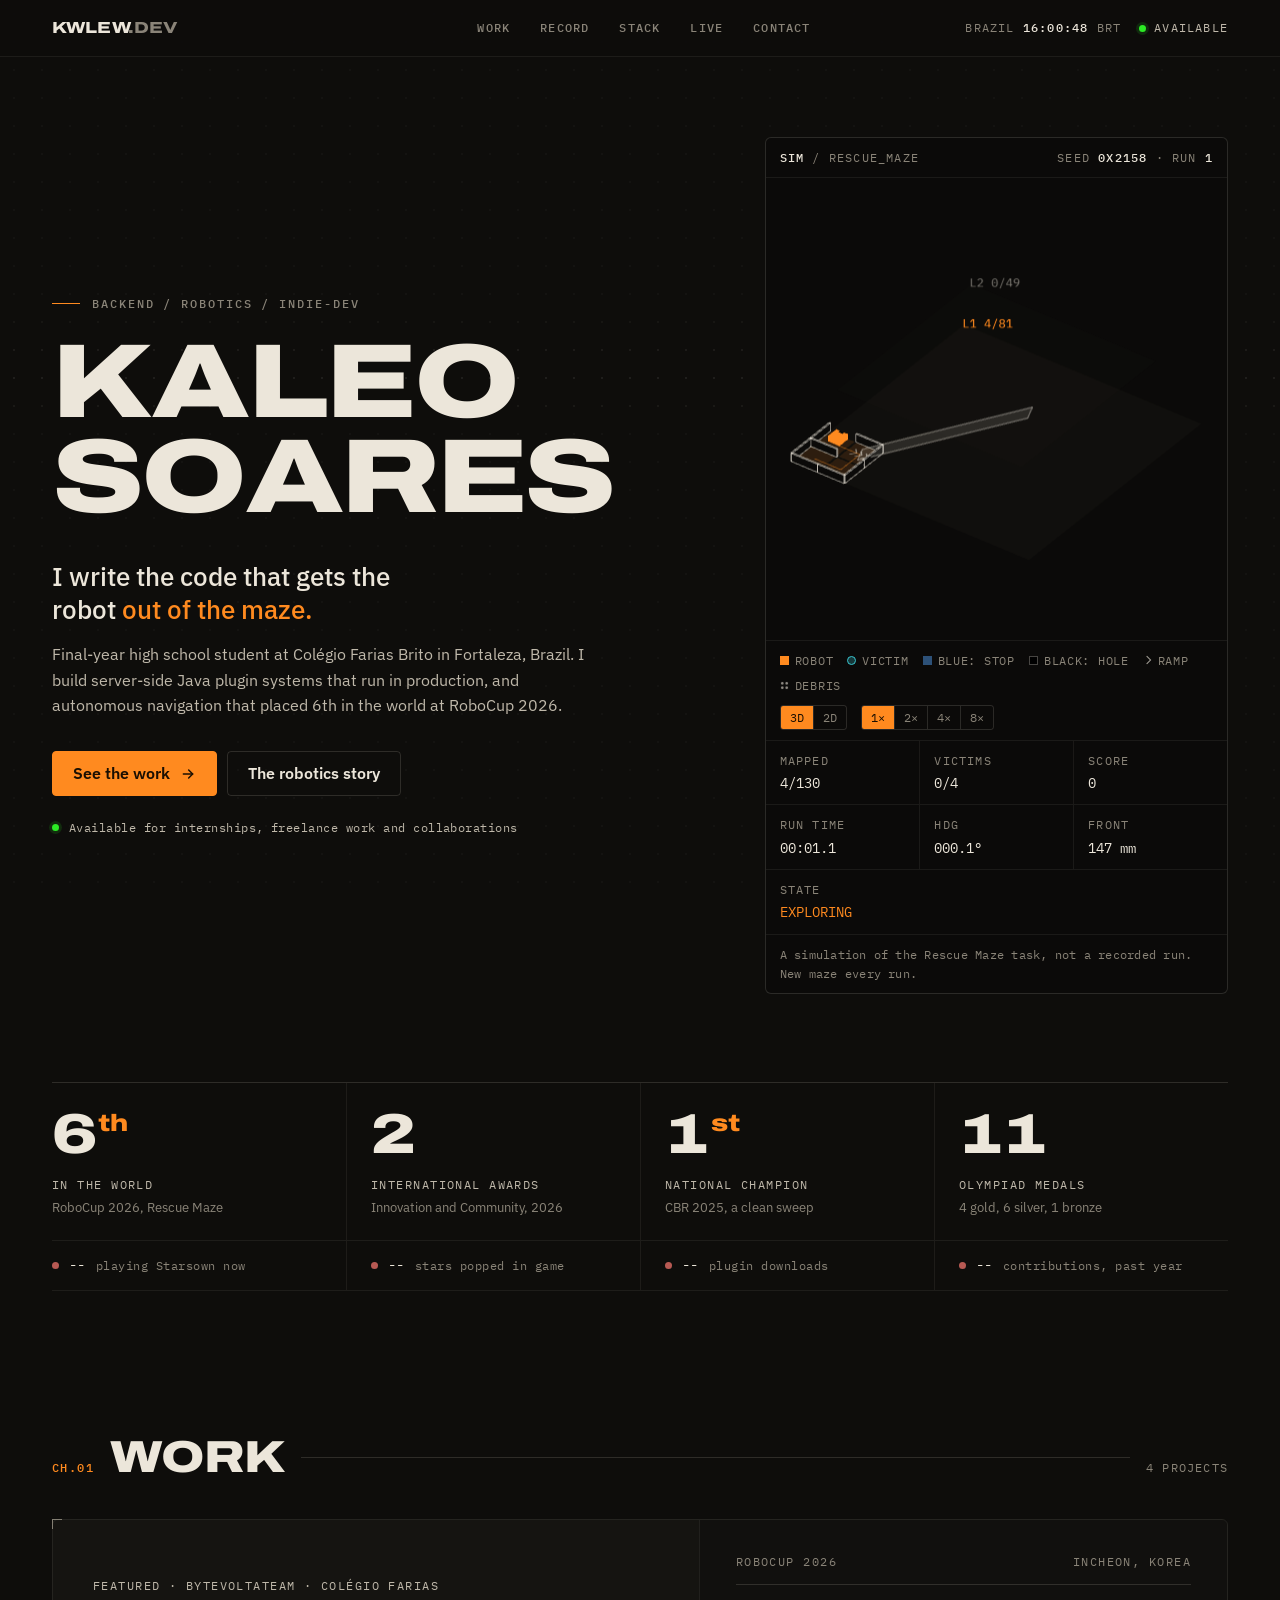
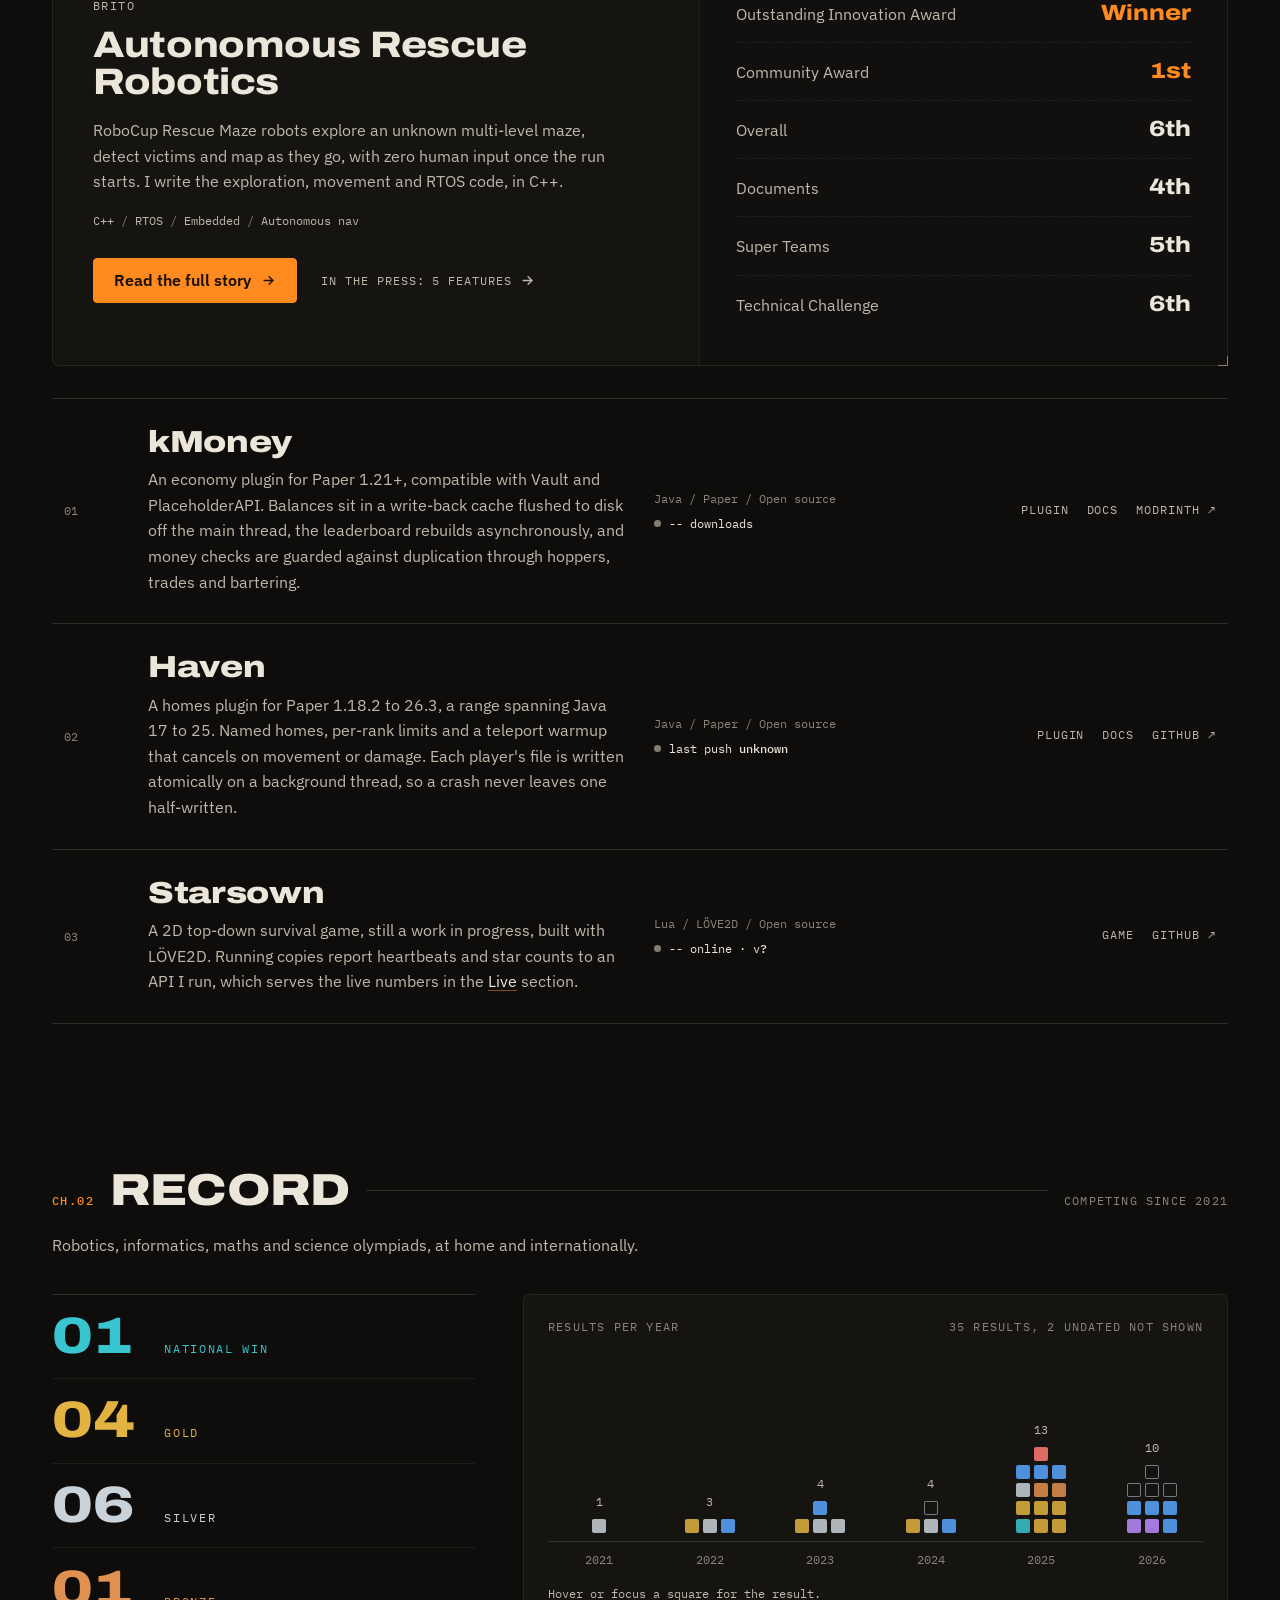
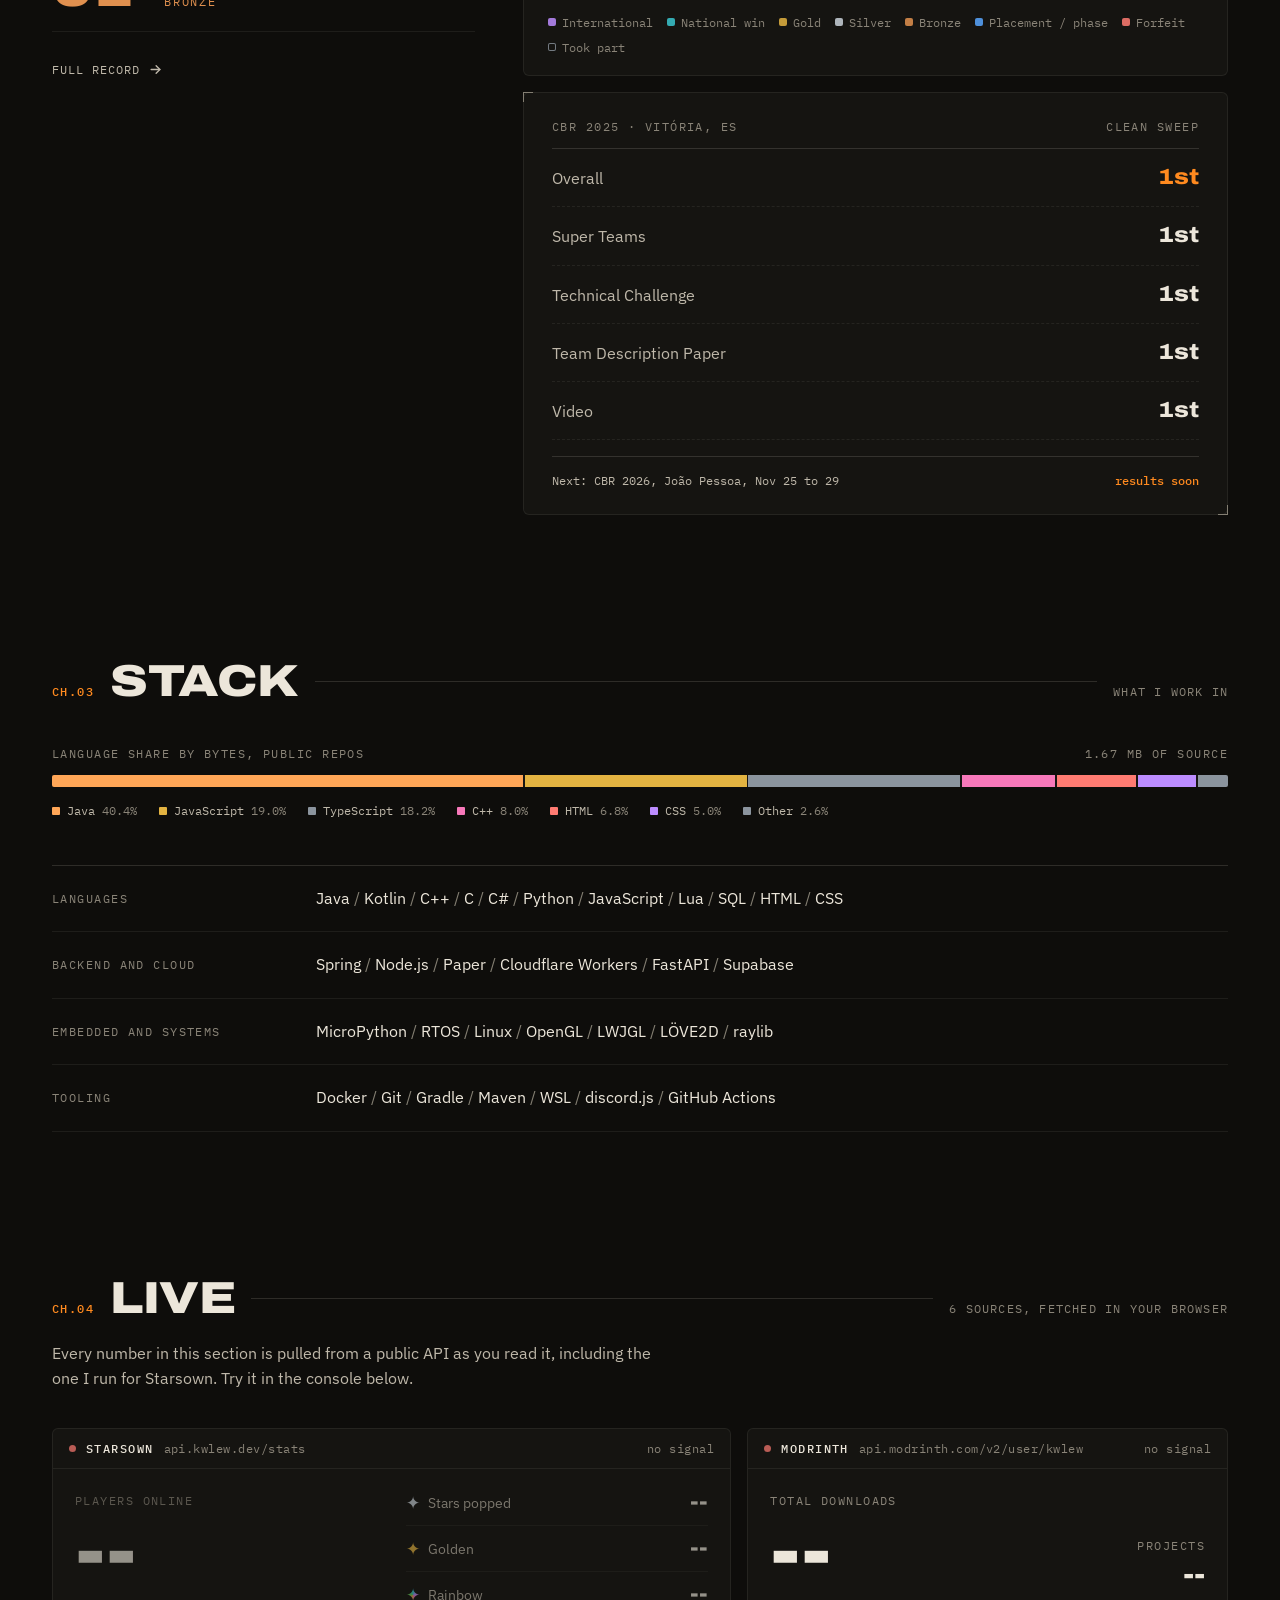
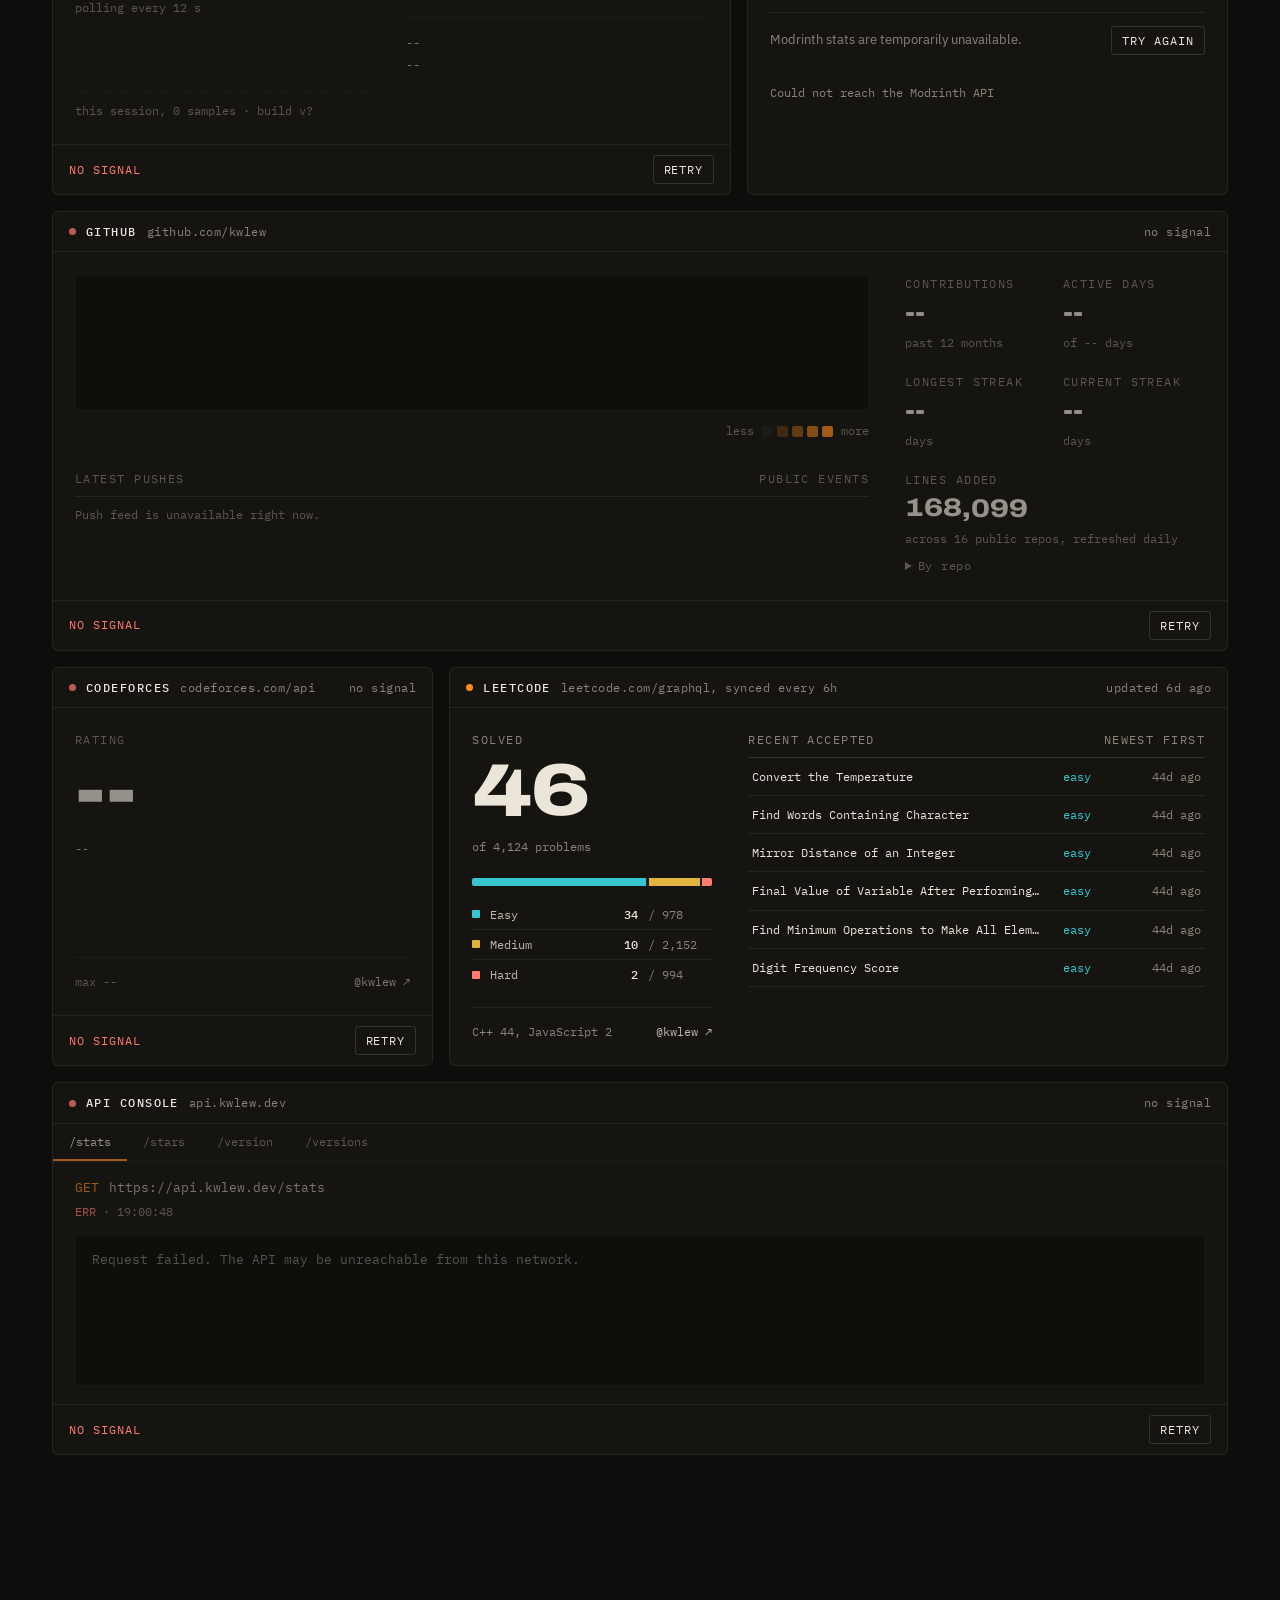
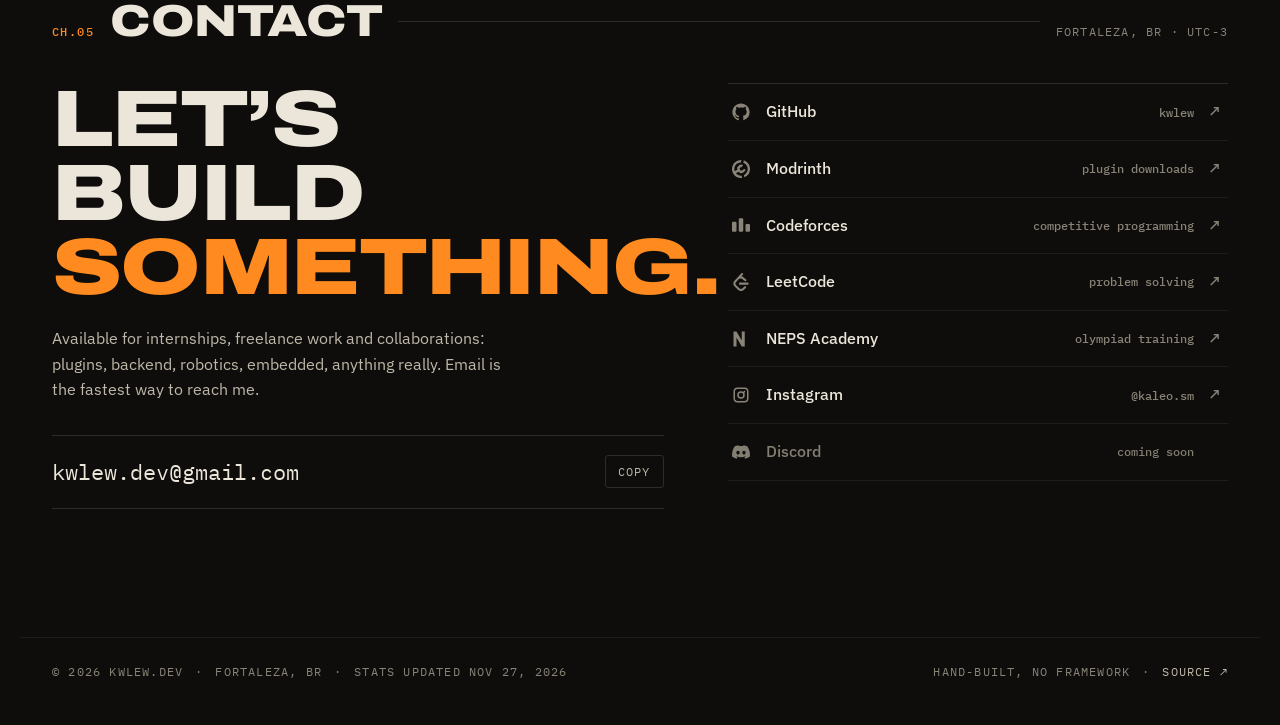
<file: index.html>
<!DOCTYPE html>
<html lang="en">
<head>
  <meta charset="UTF-8" />
  <meta name="viewport" content="width=device-width, initial-scale=1.0" />
  <meta name="description" content="kwlew (Kaleo Soares): backend developer and robotics programmer from Fortaleza, Brazil. Server-side Java plugin systems in production, autonomous rescue robotics, games, and international competition results." />
  <meta property="og:type"             content="website" />
  <meta property="og:url"              content="https://kwlew.dev/" />
  <meta property="og:title"            content="kwlew.dev" />
  <meta property="og:description"      content="Backend developer and robotics programmer from Brazil. Server-side Java plugin systems in production, autonomous rescue robotics, and international competition results." />
  <meta property="og:image"            content="https://kwlew.dev/assets/images/og-image.png?v=2" />
  <meta name="twitter:card"            content="summary_large_image" />
  <meta name="twitter:title"           content="kwlew.dev" />
  <meta name="twitter:description"     content="Backend developer and robotics programmer from Brazil. Server-side Java plugin systems in production, autonomous rescue robotics, and international competition results." />
  <meta name="twitter:image"           content="https://kwlew.dev/assets/images/og-image.png?v=2" />
  <meta name="theme-color" content="#0e0d0b" />
  <title>kwlew.dev</title>
  <link rel="icon" type="image/png" sizes="32x32" href="/assets/images/favicon-32.png">
  <link rel="icon" type="image/png" sizes="64x64" href="/assets/images/favicon-64.png">
  <link rel="preconnect" href="https://fonts.googleapis.com">
  <link rel="preconnect" href="https://fonts.gstatic.com" crossorigin>
  <link href="https://fonts.googleapis.com/css2?family=Archivo:wdth,wght@62..125,400..900&family=IBM+Plex+Sans:wght@400;500;600&family=IBM+Plex+Mono:wght@400;500;600&display=swap" rel="stylesheet">
  <link rel="stylesheet" href="/assets/css/main.css?v=34">
  <script>document.documentElement.classList.add("js");</script>
</head>
<body>
  <a class="skip-link" href="#main">Skip to content</a>
  <canvas id="particles-bg" aria-hidden="true"></canvas>

  <nav class="topbar" aria-label="Main navigation">
    <div class="wrap topbar-inner">
      <a href="#top" class="brand vt-brand">KWLEW<span>.DEV</span></a>

      <div class="nav">
        <a href="#work" class="nav-item">Work</a>
        <a href="#record" class="nav-item">Record</a>
        <a href="#stack" class="nav-item">Stack</a>
        <a href="#live" class="nav-item">Live</a>
        <a href="#contact" class="nav-item">Contact</a>
      </div>

      <div class="topbar-meta">
        <span class="clock">Brazil <b id="clock">--:--:--</b> BRT</span>
        <a class="availability" href="#contact"><span class="led ok" aria-hidden="true"></span>Available</a>
      </div>
    </div>
    <span class="scroll-progress" id="scroll-progress" aria-hidden="true"></span>
  </nav>

  <main id="main">

    <!-- ===== HERO ===== -->
    <section class="hero wrap" id="top" aria-label="Introduction">
      <div class="hero-grid">

        <div class="hero-copy">
          <p class="kicker">Backend / Robotics / Indie-DEV</p>

          <h1 class="hero-name" aria-label="Kaleo Soares">
            <span class="line" aria-hidden="true"><span class="lt" style="--i:0">K</span><span class="lt" style="--i:1">a</span><span class="lt" style="--i:2">l</span><span class="lt" style="--i:3">e</span><span class="lt" style="--i:4">o</span></span>
            <span class="line" aria-hidden="true"><span class="lt" style="--i:5">S</span><span class="lt" style="--i:6">o</span><span class="lt" style="--i:7">a</span><span class="lt" style="--i:8">r</span><span class="lt" style="--i:9">e</span><span class="lt" style="--i:10">s</span></span>
          </h1>

          <p class="hero-lead">I write the code that gets the robot <em>out of the maze.</em></p>

          <p class="hero-sub">
            Final-year high school student at Col&eacute;gio Farias Brito in Fortaleza, Brazil.
            I build server-side Java plugin systems that run in production, and autonomous
            navigation that placed 6th in the world at RoboCup 2026.
          </p>

          <div class="hero-actions">
            <a class="btn" href="#work">
              <span>See the work</span>
              <svg class="arrow" width="16" height="16" viewBox="0 0 24 24" fill="none" stroke="currentColor" stroke-width="2.2" stroke-linecap="round" stroke-linejoin="round" aria-hidden="true"><path d="M5 12h14"></path><path d="m13 6 6 6-6 6"></path></svg>
            </a>
            <a class="btn secondary" href="/robotics.html">
              <span>The robotics story</span>
            </a>
          </div>

          <p class="hero-status"><span class="led ok" aria-hidden="true"></span>Available for internships, freelance work and collaborations</p>
        </div>

        <figure class="sim">
          <div class="sim-head">
            <span><b>SIM</b> / rescue_maze</span>
            <span>seed <b id="sim-seed">----</b> &middot; run <b id="sim-run">1</b></span>
          </div>
          <div class="sim-stage" id="sim-stage">
            <canvas class="sim-canvas" id="sim-canvas" role="img" aria-label="Animated simulation: a robot explores an unknown two-level maze with time-of-flight sensors, identifies victims and drops rescue kits, climbs a ramp between levels, avoids holes, waits on blue tiles and slows on debris, then returns to the start"></canvas>
            <canvas class="sim-canvas sim-canvas-3d" id="sim-canvas-3d" hidden aria-hidden="true"></canvas>
          </div>
          <div class="sim-bar">
            <div class="sim-key" aria-hidden="true">
              <span><i class="k-robot"></i>Robot</span>
              <span><i class="k-victim"></i>Victim</span>
              <span><i class="k-blue"></i>Blue: stop</span>
              <span><i class="k-black"></i>Black: hole</span>
              <span><i class="k-ramp"></i>Ramp</span>
              <span><i class="k-debris"></i>Debris</span>
            </div>
            <div class="sim-controls">
              <div class="sim-view" id="sim-view" role="group" aria-label="Sim view" hidden>
                <button type="button" data-view="3d" aria-pressed="true">3D</button>
                <button type="button" data-view="2d" aria-pressed="false">2D</button>
              </div>
              <div class="sim-speed" id="sim-speed" role="group" aria-label="Simulation speed">
                <button type="button" data-speed="1" aria-pressed="true">1&times;</button>
                <button type="button" data-speed="2" aria-pressed="false">2&times;</button>
                <button type="button" data-speed="4" aria-pressed="false">4&times;</button>
                <button type="button" data-speed="8" aria-pressed="false">8&times;</button>
              </div>
            </div>
          </div>
          <dl class="sim-readouts" aria-hidden="true">
            <div><dt>Mapped</dt><dd id="sim-mapped">0/130</dd></div>
            <div><dt>Victims</dt><dd id="sim-victims">0/0</dd></div>
            <div><dt>Score</dt><dd id="sim-score">0</dd></div>
            <div><dt>Run time</dt><dd id="sim-time">00:00.0</dd></div>
            <div><dt>HDG</dt><dd id="sim-hdg">000.0&deg;</dd></div>
            <div><dt>Front</dt><dd id="sim-front">--- mm</dd></div>
            <div><dt>State</dt><dd id="sim-state">IDLE</dd></div>
          </dl>
          <figcaption class="sim-note">A simulation of the Rescue Maze task, not a recorded run. New maze every run.</figcaption>
        </figure>

      </div>

      <div class="figures">
        <div class="figure reveal" style="--i:0">
          <span class="figure-num"><span data-count>6</span><small>th</small></span>
          <span class="figure-label">In the world</span>
          <span class="figure-ctx">RoboCup 2026, Rescue Maze</span>
        </div>
        <div class="figure reveal" style="--i:1">
          <span class="figure-num"><span data-count>2</span></span>
          <span class="figure-label">International awards</span>
          <span class="figure-ctx">Innovation and Community, 2026</span>
        </div>
        <div class="figure reveal" style="--i:2">
          <span class="figure-num"><span data-count>1</span><small>st</small></span>
          <span class="figure-label">National champion</span>
          <span class="figure-ctx">CBR 2025, a clean sweep</span>
        </div>
        <div class="figure reveal" style="--i:3">
          <span class="figure-num"><span data-count id="medal-total">11</span></span>
          <span class="figure-label">Olympiad medals</span>
          <span class="figure-ctx" id="medal-split">4 gold, 6 silver, 1 bronze</span>
        </div>
      </div>

      <div class="ticker" aria-label="Live readouts">
        <a class="tick" href="#live-starsown" data-watch="starsown" data-state="loading">
          <span class="led" aria-hidden="true"></span><b data-bind="starsown.online">--</b><span>playing Starsown now</span>
        </a>
        <a class="tick" href="#live-starsown" data-watch="starsown" data-state="loading">
          <span class="led" aria-hidden="true"></span><b data-bind="starsown.stars">--</b><span>stars popped in game</span>
        </a>
        <a class="tick" href="#live-modrinth" data-watch="modrinth" data-state="loading">
          <span class="led" aria-hidden="true"></span><b data-bind="modrinth.total">--</b><span>plugin downloads</span>
        </a>
        <a class="tick" href="#live-github" data-watch="github" data-state="loading">
          <span class="led" aria-hidden="true"></span><b data-bind="github.total">--</b><span>contributions, past year</span>
        </a>
      </div>
    </section>

    <!-- ===== WORK ===== -->
    <section class="section wrap" id="work" aria-labelledby="work-title">
      <div class="ch-head reveal">
        <span class="ch-num">CH.01</span>
        <h2 class="ch-title" id="work-title">Work</h2>
        <span class="ch-rule" aria-hidden="true"></span>
        <span class="ch-meta">4 projects</span>
      </div>

      <article class="feature ticks reveal">
        <div class="feature-body">
          <p class="feature-meta">Featured &middot; ByteVoltaTeam &middot; Col&eacute;gio Farias Brito</p>
          <h3 class="feature-title vt-robotics">Autonomous Rescue Robotics</h3>
          <p>
            RoboCup Rescue Maze robots explore an unknown multi-level maze, detect victims
            and map as they go, with zero human input once the run starts. I write the
            exploration, movement and RTOS code, in C++.
          </p>
          <p class="stackline"><span>C++</span><span>RTOS</span><span>Embedded</span><span>Autonomous nav</span></p>
          <div class="feature-actions">
            <a class="btn" href="/robotics.html">
              <span>Read the full story</span>
              <svg class="arrow" width="15" height="15" viewBox="0 0 24 24" fill="none" stroke="currentColor" stroke-width="2.2" stroke-linecap="round" stroke-linejoin="round" aria-hidden="true"><path d="M5 12h14"></path><path d="m13 6 6 6-6 6"></path></svg>
            </a>
            <a class="text-link" href="/robotics.html#press">
              <span>In the press: 5 features</span>
              <svg width="15" height="15" viewBox="0 0 24 24" fill="none" stroke="currentColor" stroke-width="2.2" stroke-linecap="round" stroke-linejoin="round" aria-hidden="true"><path d="M5 12h14"></path><path d="m13 6 6 6-6 6"></path></svg>
            </a>
          </div>
        </div>

        <div class="scoreboard">
          <div class="scoreboard-head"><span>RoboCup 2026</span><span>Incheon, Korea</span></div>
          <div class="score-row award"><span>Outstanding Innovation Award</span><b>Winner</b></div>
          <div class="score-row award"><span>Community Award</span><b>1st</b></div>
          <div class="score-row"><span>Overall</span><b>6th</b></div>
          <div class="score-row"><span>Documents</span><b>4th</b></div>
          <div class="score-row"><span>Super Teams</span><b>5th</b></div>
          <div class="score-row"><span>Technical Challenge</span><b>6th</b></div>
        </div>
      </article>

      <ol class="projects">
        <li class="project reveal">
          <span class="project-idx">01</span>
          <div>
            <h3 class="project-name vt-kmoney">kMoney</h3>
            <p class="project-desc">An economy plugin for Paper 1.21+, compatible with Vault and PlaceholderAPI. Balances sit in a write-back cache flushed to disk off the main thread, the leaderboard rebuilds asynchronously, and money checks are guarded against duplication through hoppers, trades and bartering.</p>
          </div>
          <div class="project-meta">
            <span>Java / Paper / Open source</span>
            <span class="project-stat" data-watch="modrinth" data-state="loading"><span class="led" aria-hidden="true"></span><span><b data-bind="modrinth.kmoney">--</b> downloads</span></span>
          </div>
          <div class="project-links">
            <a href="/plugins/kmoney.html">Plugin</a>
            <a href="/docs/kmoney.html">Docs</a>
            <a href="https://modrinth.com/plugin/kmoney" target="_blank" rel="noopener noreferrer">Modrinth &#8599;</a>
          </div>
        </li>

        <li class="project reveal">
          <span class="project-idx">02</span>
          <div>
            <h3 class="project-name vt-haven">Haven</h3>
            <p class="project-desc">A homes plugin for Paper 1.18.2 to 26.3, a range spanning Java 17 to 25. Named homes, per-rank limits and a teleport warmup that cancels on movement or damage. Each player's file is written atomically on a background thread, so a crash never leaves one half-written.</p>
          </div>
          <div class="project-meta">
            <span>Java / Paper / Open source</span>
            <span class="project-stat" data-watch="github" data-state="loading"><span class="led" aria-hidden="true"></span><span>last push <b data-bind="github.push.Haven">--</b></span></span>
          </div>
          <div class="project-links">
            <a href="/plugins/haven.html">Plugin</a>
            <a href="/docs/haven.html">Docs</a>
            <a href="https://github.com/kwlew/Haven" target="_blank" rel="noopener noreferrer">GitHub &#8599;</a>
          </div>
        </li>

        <li class="project reveal">
          <span class="project-idx">03</span>
          <div>
            <h3 class="project-name vt-starsown">Starsown</h3>
            <p class="project-desc">A 2D top-down survival game, still a work in progress, built with L&Ouml;VE2D. Running copies report heartbeats and star counts to an API I run, which serves the live numbers in the <a href="#live">Live</a> section.</p>
          </div>
          <div class="project-meta">
            <span>Lua / L&Ouml;VE2D / Open source</span>
            <span class="project-stat" data-watch="starsown" data-state="loading"><span class="led" aria-hidden="true"></span><span><b data-bind="starsown.online">--</b> online &middot; v<b data-bind="starsown.version">--</b></span></span>
          </div>
          <div class="project-links">
            <a href="/games/starsown.html">Game</a>
            <a href="https://github.com/kwlew/Starsown" target="_blank" rel="noopener noreferrer">GitHub &#8599;</a>
          </div>
        </li>
      </ol>
    </section>

    <!-- ===== RECORD ===== -->
    <section class="section wrap" id="record" aria-labelledby="record-title">
      <div class="ch-head reveal">
        <span class="ch-num">CH.02</span>
        <h2 class="ch-title vt-achievements" id="record-title">Record</h2>
        <span class="ch-rule" aria-hidden="true"></span>
        <span class="ch-meta">Competing since 2021</span>
      </div>
      <p class="section-lead reveal">Robotics, informatics, maths and science olympiads, at home and internationally.</p>

      <div class="record-grid">
        <div class="record-side reveal">
          <ul class="tally" id="tally">
            <li class="national"><b>01</b><span>National win</span></li>
            <li class="gold"><b>04</b><span>Gold</span></li>
            <li class="silver"><b>06</b><span>Silver</span></li>
            <li class="bronze"><b>01</b><span>Bronze</span></li>
          </ul>
          <a class="text-link" href="/achievements.html">
            <span>Full record</span>
            <svg width="15" height="15" viewBox="0 0 24 24" fill="none" stroke="currentColor" stroke-width="2.2" stroke-linecap="round" stroke-linejoin="round" aria-hidden="true"><path d="M5 12h14"></path><path d="m13 6 6 6-6 6"></path></svg>
          </a>
        </div>

        <div class="timeline reveal" id="timeline" style="--i:1">
          <div class="tl-head"><span>Results per year</span><span id="tl-total"></span></div>
          <div class="tl-cols" id="tl-cols"></div>
          <div class="tl-years" id="tl-years" aria-hidden="true"></div>
          <p class="tl-readout" id="tl-readout" aria-live="polite">Hover or focus a square for the result.</p>
          <div class="tl-legend" aria-hidden="true">
            <span><i class="tl-sq world"></i>International</span>
            <span><i class="tl-sq national"></i>National win</span>
            <span><i class="tl-sq gold"></i>Gold</span>
            <span><i class="tl-sq silver"></i>Silver</span>
            <span><i class="tl-sq bronze"></i>Bronze</span>
            <span><i class="tl-sq phase"></i>Placement / phase</span>
            <span><i class="tl-sq lost"></i>Forfeit</span>
            <span><i class="tl-sq participant"></i>Took part</span>
          </div>
        </div>

        <article class="record-card ticks reveal">
          <div class="scoreboard-head"><span>CBR 2025 &middot; Vit&oacute;ria, ES</span><span>Clean sweep</span></div>
          <div class="score-row award"><span>Overall</span><b>1st</b></div>
          <div class="score-row"><span>Super Teams</span><b>1st</b></div>
          <div class="score-row"><span>Technical Challenge</span><b>1st</b></div>
          <div class="score-row"><span>Team Description Paper</span><b>1st</b></div>
          <div class="score-row"><span>Video</span><b>1st</b></div>
          <div class="next-up">
            <span>Next: CBR 2026, Jo&atilde;o Pessoa, Nov 25 to 29</span>
            <b id="cbr-countdown"></b>
          </div>
        </article>
      </div>
    </section>

    <!-- ===== STACK ===== -->
    <section class="section wrap" id="stack" aria-labelledby="stack-title">
      <div class="ch-head reveal">
        <span class="ch-num">CH.03</span>
        <h2 class="ch-title" id="stack-title">Stack</h2>
        <span class="ch-rule" aria-hidden="true"></span>
        <span class="ch-meta">What I work in</span>
      </div>

      <div class="reveal" id="languages" hidden>
        <div class="langbar-head">
          <span class="readout-label">Language share by bytes, public repos</span>
          <span class="readout-label" id="lang-total"></span>
        </div>
        <div class="langbar" id="langbar" role="img"></div>
        <ul class="lang-legend" id="lang-legend"></ul>
      </div>

      <dl class="spec">
        <div class="spec-row reveal">
          <dt>Languages</dt>
          <dd><span>Java</span><span>Kotlin</span><span>C++</span><span>C</span><span>C#</span><span>Python</span><span>JavaScript</span><span>Lua</span><span>SQL</span><span>HTML</span><span>CSS</span></dd>
        </div>
        <div class="spec-row reveal">
          <dt>Backend and cloud</dt>
          <dd><span>Spring</span><span>Node.js</span><span>Paper</span><span>Cloudflare Workers</span><span>FastAPI</span><span>Supabase</span></dd>
        </div>
        <div class="spec-row reveal">
          <dt>Embedded and systems</dt>
          <dd><span>MicroPython</span><span>RTOS</span><span>Linux</span><span>OpenGL</span><span>LWJGL</span><span>L&Ouml;VE2D</span><span>raylib</span></dd>
        </div>
        <div class="spec-row reveal">
          <dt>Tooling</dt>
          <dd><span>Docker</span><span>Git</span><span>Gradle</span><span>Maven</span><span>WSL</span><span>discord.js</span><span>GitHub Actions</span></dd>
        </div>
      </dl>
    </section>

    <!-- ===== LIVE ===== -->
    <section class="section wrap" id="live" aria-labelledby="live-title">
      <div class="ch-head reveal">
        <span class="ch-num">CH.04</span>
        <h2 class="ch-title" id="live-title">Live</h2>
        <span class="ch-rule" aria-hidden="true"></span>
        <span class="ch-meta">6 sources, fetched in your browser</span>
      </div>
      <p class="section-lead reveal">
        Every number in this section is pulled from a public API as you read it,
        including the one I run for Starsown. Try it in the console below.
      </p>

      <div class="live-grid">

        <article class="ch ch--starsown reveal" id="live-starsown" data-channel="starsown" data-state="loading">
          <div class="ch-bar">
            <span class="led" aria-hidden="true"></span>
            <span class="ch-name">Starsown</span>
            <span class="ch-src">api.kwlew.dev/stats</span>
            <span class="ch-age" data-age>connecting</span>
          </div>
          <div class="ch-body">
            <div class="so-grid">
              <div>
                <span class="readout-label">Players online</span>
                <span class="readout-value lg" data-bind="starsown.online" data-odo>--</span>
                <span class="readout-note" id="so-idle">polling every 12 s</span>
                <svg class="spark" id="so-spark" viewBox="0 0 100 40" preserveAspectRatio="none" aria-hidden="true">
                  <line class="spark-base" x1="0" y1="39.5" x2="100" y2="39.5"></line>
                  <path class="spark-area" d=""></path>
                  <path class="spark-line" d=""></path>
                </svg>
                <span class="readout-note">this session, <span id="so-samples">0 samples</span> &middot; build v<span data-bind="starsown.version">--</span></span>
              </div>
              <div>
                <ul class="counters">
                  <li class="counter"><span class="counter-label"><i aria-hidden="true">&#10022;</i>Stars popped</span><span class="readout-value" data-bind="starsown.stars" data-odo>--</span></li>
                  <li class="counter golden"><span class="counter-label"><i aria-hidden="true">&#10022;</i>Golden</span><span class="readout-value" data-bind="starsown.golden" data-odo>--</span></li>
                  <li class="counter rainbow"><span class="counter-label"><i class="rainbow-text star" aria-hidden="true">&#10022;</i>Rainbow</span><span class="readout-value" data-bind="starsown.rainbow" data-odo>--</span></li>
                </ul>
                <p class="rarity">
                  <b data-bind="starsown.goldenRarity">--</b><br>
                  <b data-bind="starsown.rainbowRarity">--</b>
                </p>
              </div>
            </div>
          </div>
          <div class="ch-error"><span>No signal</span><button type="button" data-retry="starsown">Retry</button></div>
        </article>

        <article class="ch ch--modrinth reveal" id="live-modrinth" data-channel="modrinth" data-state="loading" style="--i:1">
          <div class="ch-bar">
            <span class="led" aria-hidden="true"></span>
            <span class="ch-name">Modrinth</span>
            <span class="ch-src">api.modrinth.com/v2/user/kwlew</span>
            <span class="ch-age" data-age>connecting</span>
          </div>
          <div class="ch-body">
            <div class="mr-totals">
              <div>
                <span class="readout-label">Total downloads</span>
                <span class="readout-value lg" data-bind="modrinth.total" data-odo>--</span>
              </div>
              <div class="mr-side">
                <span class="readout-label">Projects</span>
                <span class="readout-value" id="modrinth-project-count">--</span>
              </div>
            </div>

            <div class="milestone" id="mr-milestone" hidden>
              <div class="milestone-head">
                <span class="readout-label">Next milestone</span>
                <span class="milestone-target"><b data-bind="modrinth.nextMilestone">--</b> downloads</span>
              </div>
              <div class="milestone-bar" id="mr-milestone-bar" role="progressbar" aria-label="Progress to the next download milestone" aria-valuemin="0" aria-valuemax="100">
                <span></span>
              </div>
              <div class="milestone-foot">
                <span data-bind="modrinth.prevMilestone">--</span>
                <span><b data-bind="modrinth.toGo">--</b> to go</span>
                <span data-bind="modrinth.nextMilestone">--</span>
              </div>
            </div>

            <ol class="modrinth-projects" id="modrinth-projects" aria-live="polite" aria-busy="true">
              <li class="modrinth-project skeleton" aria-hidden="true"></li>
              <li class="modrinth-project skeleton" aria-hidden="true"></li>
              <li class="modrinth-project skeleton" aria-hidden="true"></li>
            </ol>
            <p class="modrinth-status" id="modrinth-status" role="status">Loading current stats&hellip;</p>
            <noscript>
              <style>.modrinth-projects { display: none; }</style>
              <p class="modrinth-error">Enable JavaScript to load live Modrinth stats.</p>
            </noscript>
          </div>
        </article>

        <article class="ch ch--github reveal" id="live-github" data-channel="github" data-state="loading">
          <div class="ch-bar">
            <span class="led" aria-hidden="true"></span>
            <span class="ch-name">GitHub</span>
            <span class="ch-src">github.com/kwlew</span>
            <span class="ch-age" data-age>connecting</span>
          </div>
          <div class="ch-body">
            <div class="gh-grid">
              <div>
                <div class="heatmap-wrap" id="heatmap-wrap" role="img" aria-label="Contribution heatmap for the past year">
                  <div class="hm-months" id="hm-months" aria-hidden="true"></div>
                  <div class="heatmap" id="heatmap" aria-hidden="true"></div>
                </div>
                <div class="hm-legend" aria-hidden="true">
                  <span>less</span><i class="hm" data-l="0"></i><i class="hm" data-l="1"></i><i class="hm" data-l="2"></i><i class="hm" data-l="3"></i><i class="hm" data-l="4"></i><span>more</span>
                </div>

                <div class="feed-head">
                  <span class="readout-label">Latest pushes</span>
                  <span class="readout-label">public events</span>
                </div>
                <ol class="feed" id="gh-feed"></ol>
              </div>

              <div class="stat-list">
                <div>
                  <span class="readout-label">Contributions</span>
                  <span class="readout-value" data-bind="github.total" data-odo>--</span>
                  <span class="readout-note">past 12 months</span>
                </div>
                <div>
                  <span class="readout-label">Active days</span>
                  <span class="readout-value" data-bind="github.activeDays" data-odo>--</span>
                  <span class="readout-note">of <span data-bind="github.days">--</span> days</span>
                </div>
                <div>
                  <span class="readout-label">Longest streak</span>
                  <span class="readout-value" data-bind="github.longest" data-odo>--</span>
                  <span class="readout-note">days</span>
                </div>
                <div>
                  <span class="readout-label">Current streak</span>
                  <span class="readout-value" data-bind="github.current" data-odo>--</span>
                  <span class="readout-note">days</span>
                </div>
                <div class="wide">
                  <span class="readout-label">Lines added</span>
                  <span class="readout-value" data-bind="loc.added" data-odo>--</span>
                  <span class="readout-note">across <span data-bind="loc.repos">--</span> public repos, refreshed daily</span>
                  <details class="loc-details">
                    <summary>By repo</summary>
                    <ol id="loc-repos"></ol>
                  </details>
                </div>
              </div>
            </div>
          </div>
          <div class="ch-error"><span>No signal</span><button type="button" data-retry="github">Retry</button></div>
        </article>

        <article class="ch ch--cf reveal" id="live-cf" data-channel="codeforces" data-state="loading">
          <div class="ch-bar">
            <span class="led" aria-hidden="true"></span>
            <span class="ch-name">Codeforces</span>
            <span class="ch-src">codeforces.com/api</span>
            <span class="ch-age" data-age>connecting</span>
          </div>
          <div class="ch-body">
            <span class="readout-label">Rating</span>
            <span class="readout-value lg" data-bind="cf.rating" data-odo>--</span>
            <p class="cf-rank" data-bind="cf.rank">--</p>
            <div class="cf-foot">
              <span>max <b data-bind="cf.maxRating">--</b></span>
              <a href="https://codeforces.com/profile/kwlew" target="_blank" rel="noopener noreferrer">@kwlew &#8599;</a>
            </div>
          </div>
          <div class="ch-error"><span>No signal</span><button type="button" data-retry="codeforces">Retry</button></div>
        </article>

        <article class="ch ch--lc reveal" id="live-lc" data-channel="leetcode" data-state="loading" style="--i:1">
          <div class="ch-bar">
            <span class="led" aria-hidden="true"></span>
            <span class="ch-name">LeetCode</span>
            <span class="ch-src">leetcode.com/graphql, synced every 6h</span>
            <span class="ch-age" data-age>connecting</span>
          </div>
          <div class="ch-body lc-grid">
            <div class="lc-solved">
              <span class="readout-label">Solved</span>
              <span class="readout-value lg" data-bind="lc.solved" data-odo>--</span>
              <span class="readout-note">of <span data-bind="lc.total">--</span> problems</span>
              <div class="lc-bar" id="lc-bar" role="img" aria-label="Solved problems by difficulty"></div>
              <ul class="lc-diff">
                <li class="easy"><i aria-hidden="true"></i>Easy<b data-bind="lc.easy">--</b><span>/ <span data-bind="lc.totalEasy">--</span></span></li>
                <li class="medium"><i aria-hidden="true"></i>Medium<b data-bind="lc.medium">--</b><span>/ <span data-bind="lc.totalMedium">--</span></span></li>
                <li class="hard"><i aria-hidden="true"></i>Hard<b data-bind="lc.hard">--</b><span>/ <span data-bind="lc.totalHard">--</span></span></li>
              </ul>
              <p class="lc-contest" id="lc-contest" hidden>
                Contest rating <b data-bind="lc.rating">--</b>, top <span data-bind="lc.top">--</span>
              </p>
              <div class="cf-foot">
                <span data-bind="lc.languages">--</span>
                <a href="https://leetcode.com/u/kwlew/" target="_blank" rel="noopener noreferrer">@kwlew &#8599;</a>
              </div>
            </div>
            <div class="lc-recent">
              <div class="feed-head">
                <span class="readout-label">Recent accepted</span>
                <span class="readout-label">newest first</span>
              </div>
              <ol class="feed lc-feed" id="lc-feed"></ol>
            </div>
          </div>
          <div class="ch-error"><span>No signal</span><button type="button" data-retry="leetcode">Retry</button></div>
        </article>

        <article class="ch ch--api reveal" id="live-api" data-channel="api" data-state="loading" style="--i:1">
          <div class="ch-bar">
            <span class="led" aria-hidden="true"></span>
            <span class="ch-name">API console</span>
            <span class="ch-src">api.kwlew.dev</span>
            <span class="ch-age" data-age>idle</span>
          </div>
          <div class="ch-body api-wrap">
            <div class="api-tabs" role="tablist" aria-label="Endpoints">
              <button class="api-tab" type="button" role="tab" id="api-tab-stats" aria-controls="api-body" aria-selected="true" data-endpoint="/stats">/stats</button>
              <button class="api-tab" type="button" role="tab" id="api-tab-stars" aria-controls="api-body" aria-selected="false" tabindex="-1" data-endpoint="/stars">/stars</button>
              <button class="api-tab" type="button" role="tab" id="api-tab-version" aria-controls="api-body" aria-selected="false" tabindex="-1" data-endpoint="/version">/version</button>
              <button class="api-tab" type="button" role="tab" id="api-tab-versions" aria-controls="api-body" aria-selected="false" tabindex="-1" data-endpoint="/versions">/versions</button>
            </div>
            <div class="api-req" id="api-req"><span class="verb">GET</span><span id="api-url">https://api.kwlew.dev/stats</span></div>
            <div class="api-status" id="api-status" aria-live="polite"></div>
            <pre class="api-body" id="api-body" role="tabpanel" aria-labelledby="api-tab-stats" tabindex="0">Select an endpoint to send a request.</pre>
            <dl class="api-endpoints" id="api-endpoints" aria-label="Public read endpoints"></dl>
          </div>
          <div class="ch-error"><span>No signal</span><button type="button" data-retry="api">Retry</button></div>
        </article>

      </div>
    </section>

    <!-- ===== CONTACT ===== -->
    <section class="section wrap" id="contact" aria-labelledby="contact-title">
      <div class="ch-head reveal">
        <span class="ch-num">CH.05</span>
        <h2 class="ch-title" id="contact-title">Contact</h2>
        <span class="ch-rule" aria-hidden="true"></span>
        <span class="ch-meta">Fortaleza, BR &middot; UTC-3</span>
      </div>

      <div class="contact">
        <div class="reveal">
          <p class="contact-title">Let&rsquo;s build <em>something.</em></p>
          <p class="contact-lead">Available for internships, freelance work and collaborations: plugins, backend, robotics, embedded, anything really. Email is the fastest way to reach me.</p>

          <div class="email-row">
            <a class="email" href="mailto:kwlew.dev@gmail.com?subject=Project%20inquiry">kwlew.dev@gmail.com</a>
            <button class="copy-btn" type="button" id="copy-email" data-copy="kwlew.dev@gmail.com">Copy</button>
            <span class="visually-hidden" id="copy-status" aria-live="polite"></span>
          </div>
        </div>

        <ul class="links reveal" style="--i:1">
          <li>
            <a href="https://github.com/kwlew" target="_blank" rel="noopener noreferrer">
              <svg class="social-icon" viewBox="0 0 24 24" fill="currentColor" aria-hidden="true"><path d="M12 .5C5.65.5.5 5.65.5 12c0 5.1 3.29 9.43 7.86 10.96.57.1.78-.25.78-.56 0-.27-.01-1.16-.02-2.1-3.2.7-3.88-1.54-3.88-1.54-.52-1.32-1.28-1.67-1.28-1.67-1.05-.72.08-.71.08-.71 1.16.08 1.77 1.2 1.77 1.2 1.03 1.76 2.7 1.25 3.36.96.1-.75.4-1.25.72-1.54-2.55-.29-5.23-1.27-5.23-5.66 0-1.25.45-2.27 1.2-3.07-.12-.3-.52-1.52.12-3.17 0 0 .98-.31 3.2 1.17a11.1 11.1 0 0 1 2.92-.39c.99 0 2 .13 2.92.39 2.22-1.48 3.2-1.17 3.2-1.17.64 1.65.24 2.87.12 3.17.75.8 1.2 1.82 1.2 3.07 0 4.4-2.69 5.37-5.25 5.65.41.35.77 1.04.77 2.1 0 1.52-.01 2.74-.01 3.11 0 .31.2.67.79.56A11.51 11.51 0 0 0 23.5 12C23.5 5.65 18.35.5 12 .5z"/></svg>
              <span>GitHub</span><small>kwlew</small><span class="arr" aria-hidden="true">&#8599;</span>
            </a>
          </li>
          <li>
            <a class="link-modrinth" href="https://modrinth.com/user/kwlew" target="_blank" rel="noopener noreferrer">
              <svg class="social-icon" viewBox="0 0 24 24" fill="currentColor" aria-hidden="true"><path d="M12.252.004a11.78 11.768 0 0 0-8.92 3.73 11 10.999 0 0 0-2.17 3.11 11.37 11.359 0 0 0-1.16 5.169c0 1.42.17 2.5.6 3.77.24.759.77 1.899 1.17 2.529a12.3 12.298 0 0 0 8.85 5.639c.44.05 2.54.07 2.76.02.2-.04.22.1-.26-1.7l-.36-1.37-1.01-.06a8.5 8.489 0 0 1-5.18-1.8 5.34 5.34 0 0 1-1.3-1.26c0-.05.34-.28.74-.5a37.572 37.545 0 0 1 2.88-1.629c.03 0 .5.45 1.06.98l1 .97 2.07-.43 2.06-.43 1.47-1.47c.8-.8 1.48-1.5 1.48-1.52 0-.09-.42-1.63-.46-1.7-.04-.06-.2-.03-1.02.18-.53.13-1.2.3-1.45.4l-.48.15-.53.53-.53.53-.93.1-.93.07-.52-.5a2.7 2.7 0 0 1-.96-1.7l-.13-.6.43-.57c.68-.9.68-.9 1.46-1.1.4-.1.65-.2.83-.33.13-.099.65-.579 1.14-1.069l.9-.9-.7-.7-.7-.7-1.95.54c-1.07.3-1.96.53-1.97.53-.03 0-2.23 2.48-2.63 2.97l-.29.35.28 1.03c.16.56.3 1.16.31 1.34l.03.3-.34.23c-.37.23-2.22 1.3-2.84 1.63-.36.2-.37.2-.44.1-.08-.1-.23-.6-.32-1.03-.18-.86-.17-2.75.02-3.73a8.84 8.839 0 0 1 7.9-6.93c.43-.03.77-.08.78-.1.06-.17.5-2.999.47-3.039-.01-.02-.1-.02-.2-.03Zm3.68.67c-.2 0-.3.1-.37.38-.06.23-.46 2.42-.46 2.52 0 .04.1.11.22.16a8.51 8.499 0 0 1 2.99 2 8.38 8.379 0 0 1 2.16 3.449 6.9 6.9 0 0 1 .4 2.8c0 1.07 0 1.27-.1 1.73a9.37 9.369 0 0 1-1.76 3.769c-.32.4-.98 1.06-1.37 1.38-.38.32-1.54 1.1-1.7 1.14-.1.03-.1.06-.07.26.03.18.64 2.56.7 2.78l.06.06a12.07 12.058 0 0 0 7.27-9.4c.13-.77.13-2.58 0-3.4a11.96 11.948 0 0 0-5.73-8.578c-.7-.42-2.05-1.06-2.25-1.06Z"/></svg>
              <span>Modrinth</span><small>plugin downloads</small><span class="arr" aria-hidden="true">&#8599;</span>
            </a>
          </li>
          <li>
            <a class="link-codeforces" href="https://codeforces.com/profile/kwlew" target="_blank" rel="noopener noreferrer">
              <svg class="social-icon" viewBox="0 0 24 24" fill="currentColor" aria-hidden="true"><path d="M4.5 7.5A1.5 1.5 0 0 1 6 9v10.5A1.5 1.5 0 0 1 4.5 21h-3A1.5 1.5 0 0 1 0 19.5V9a1.5 1.5 0 0 1 1.5-1.5h3zm9-4.5A1.5 1.5 0 0 1 15 4.5v15a1.5 1.5 0 0 1-1.5 1.5h-3A1.5 1.5 0 0 1 9 19.5v-15A1.5 1.5 0 0 1 10.5 3h3zm9 7.5A1.5 1.5 0 0 1 24 12v7.5A1.5 1.5 0 0 1 22.5 21h-3A1.5 1.5 0 0 1 18 19.5V12a1.5 1.5 0 0 1 1.5-1.5h3z"/></svg>
              <span>Codeforces</span><small>competitive programming</small><span class="arr" aria-hidden="true">&#8599;</span>
            </a>
          </li>
          <li>
            <a class="link-leetcode" href="https://leetcode.com/u/kwlew" target="_blank" rel="noopener noreferrer">
              <svg class="social-icon" viewBox="0 0 24 24" fill="currentColor" aria-hidden="true"><path d="M13.483 0a1.374 1.374 0 0 0-.961.438L7.116 6.226l-3.854 4.126a5.266 5.266 0 0 0-1.209 2.104 5.35 5.35 0 0 0-.125.513 5.527 5.527 0 0 0 .062 2.362 5.83 5.83 0 0 0 .349 1.017 5.938 5.938 0 0 0 1.271 1.818l4.277 4.193.039.038c2.248 2.165 5.852 2.133 8.063-.074l2.396-2.392c.54-.54.54-1.414.003-1.955a1.378 1.378 0 0 0-1.951-.003l-2.396 2.392a3.021 3.021 0 0 1-4.205.038l-.02-.019-4.276-4.193c-.652-.64-.972-1.469-.948-2.263a2.68 2.68 0 0 1 .066-.523 2.545 2.545 0 0 1 .619-1.164L9.13 8.114c1.058-1.134 3.204-1.27 4.43-.278l3.501 2.831c.593.48 1.461.387 1.94-.207a1.384 1.384 0 0 0-.207-1.943l-3.5-2.831c-.8-.647-1.766-1.045-2.774-1.202l2.015-2.158A1.384 1.384 0 0 0 13.483 0zm-2.866 12.815a1.38 1.38 0 0 0-1.38 1.382 1.38 1.38 0 0 0 1.38 1.382H20.79a1.38 1.38 0 0 0 1.38-1.382 1.38 1.38 0 0 0-1.38-1.382z"/></svg>
              <span>LeetCode</span><small>problem solving</small><span class="arr" aria-hidden="true">&#8599;</span>
            </a>
          </li>
          <li>
            <a class="link-neps" href="https://neps.academy/user/27568" target="_blank" rel="noopener noreferrer">
              <svg class="social-icon" viewBox="0 0 24 24" fill="currentColor" aria-hidden="true"><path d="M2 2h4l7 12V2h4v20h-4L6 10v12H2V2z"/></svg>
              <span>NEPS Academy</span><small>olympiad training</small><span class="arr" aria-hidden="true">&#8599;</span>
            </a>
          </li>
          <li>
            <a class="link-instagram" href="https://instagram.com/kaleo.sm" target="_blank" rel="noopener noreferrer">
              <svg class="social-icon" viewBox="0 0 24 24" fill="currentColor" aria-hidden="true"><path d="M7 2C4.24 2 2 4.24 2 7v10c0 2.76 2.24 5 5 5h10c2.76 0 5-2.24 5-5V7c0-2.76-2.24-5-5-5H7zm10 2c1.66 0 3 1.34 3 3v10c0 1.66-1.34 3-3 3H7c-1.66 0-3-1.34-3-3V7c0-1.66 1.34-3 3-3h10zm-5 3a5 5 0 100 10 5 5 0 000-10zm0 2a3 3 0 110 6 3 3 0 010-6zm4.5-2.75a1.25 1.25 0 100 2.5 1.25 1.25 0 000-2.5z"/></svg>
              <span>Instagram</span><small>@kaleo.sm</small><span class="arr" aria-hidden="true">&#8599;</span>
            </a>
          </li>
          <li>
            <span class="soon" aria-label="Discord server, coming soon">
              <svg class="social-icon" viewBox="0 0 24 24" fill="currentColor" aria-hidden="true"><path d="M20.317 4.37a19.791 19.791 0 0 0-4.885-1.515.074.074 0 0 0-.079.037c-.21.375-.444.864-.608 1.25a18.27 18.27 0 0 0-5.487 0 12.64 12.64 0 0 0-.617-1.25.077.077 0 0 0-.079-.037A19.736 19.736 0 0 0 3.677 4.37a.07.07 0 0 0-.032.027C.533 9.046-.32 13.58.099 18.057a.082.082 0 0 0 .031.057 19.9 19.9 0 0 0 5.993 3.03.078.078 0 0 0 .084-.028 14.09 14.09 0 0 0 1.226-1.994.076.076 0 0 0-.041-.106 13.107 13.107 0 0 1-1.872-.892.077.077 0 0 1-.008-.128 10.2 10.2 0 0 0 .372-.292.074.074 0 0 1 .077-.01c3.928 1.793 8.18 1.793 12.062 0a.074.074 0 0 1 .078.01c.12.098.246.198.373.292a.077.077 0 0 1-.006.127 12.299 12.299 0 0 1-1.873.892.077.077 0 0 0-.041.107c.36.698.772 1.362 1.225 1.993a.076.076 0 0 0 .084.028 19.839 19.839 0 0 0 6.002-3.03.077.077 0 0 0 .032-.054c.5-5.177-.838-9.674-3.549-13.66a.061.061 0 0 0-.031-.03zM8.02 15.33c-1.183 0-2.157-1.085-2.157-2.419 0-1.333.956-2.419 2.157-2.419 1.21 0 2.176 1.096 2.157 2.42 0 1.333-.956 2.418-2.157 2.418zm7.975 0c-1.183 0-2.157-1.085-2.157-2.419 0-1.333.955-2.419 2.157-2.419 1.21 0 2.176 1.096 2.157 2.42 0 1.333-.946 2.418-2.157 2.418z"/></svg>
              <span>Discord</span><small>coming soon</small><span></span>
            </span>
          </li>
        </ul>
      </div>
    </section>

  </main>

  <footer class="site-footer">
    <div class="site-footer-left">
      <span>&copy; 2026 kwlew.dev</span>
      <span>Fortaleza, BR</span>
      <span id="stats-date">Stats refreshed daily</span>
    </div>
    <div class="site-footer-left">
      <span>Hand-built, no framework</span>
      <span><a href="https://github.com/kwlew/kwlew.github.io" target="_blank" rel="noopener noreferrer">Source &#8599;</a></span>
    </div>
  </footer>

  <script src="/assets/js/particles.js?v=4"></script>
  <script src="/assets/js/achievements-data.js?v=1"></script>
  <script src="/assets/js/telemetry.js?v=4"></script>
  <script src="/assets/js/modrinth-stats.js?v=2"></script>
  <script type="module" src="/assets/js/maze-sim/main.js?v=10"></script>
  <script>
    // Highlight the nav item for whichever section is currently in view.
    // Driven by scroll position rather than IntersectionObserver: the same
    // few rect reads, but it also behaves in throttled/background tabs where
    // observer callbacks are not delivered.
    (function () {
      const items = Array.from(document.querySelectorAll('.nav-item'));
      if (!items.length) return;

      const pairs = items
        .map(a => ({ link: a, section: document.getElementById(a.getAttribute('href').slice(1)) }))
        .filter(p => p.section);

      if (!pairs.length) return;

      function sync() {
        // Reference line sits ~40% down the viewport. Sections are in
        // document order, so the last one that has crossed it is current.
        const line = window.innerHeight * 0.4;
        let current = null;

        for (const p of pairs) {
          if (p.section.getBoundingClientRect().top <= line) current = p;
        }

        for (const p of pairs) {
          p.link.classList.toggle('active', p === current);
          if (p === current) p.link.setAttribute('aria-current', 'location');
          else p.link.removeAttribute('aria-current');
        }
      }

      window.addEventListener('scroll', sync, { passive: true });
      window.addEventListener('resize', sync, { passive: true });
      sync();
    })();
  </script>
</body>
</html>
</file>
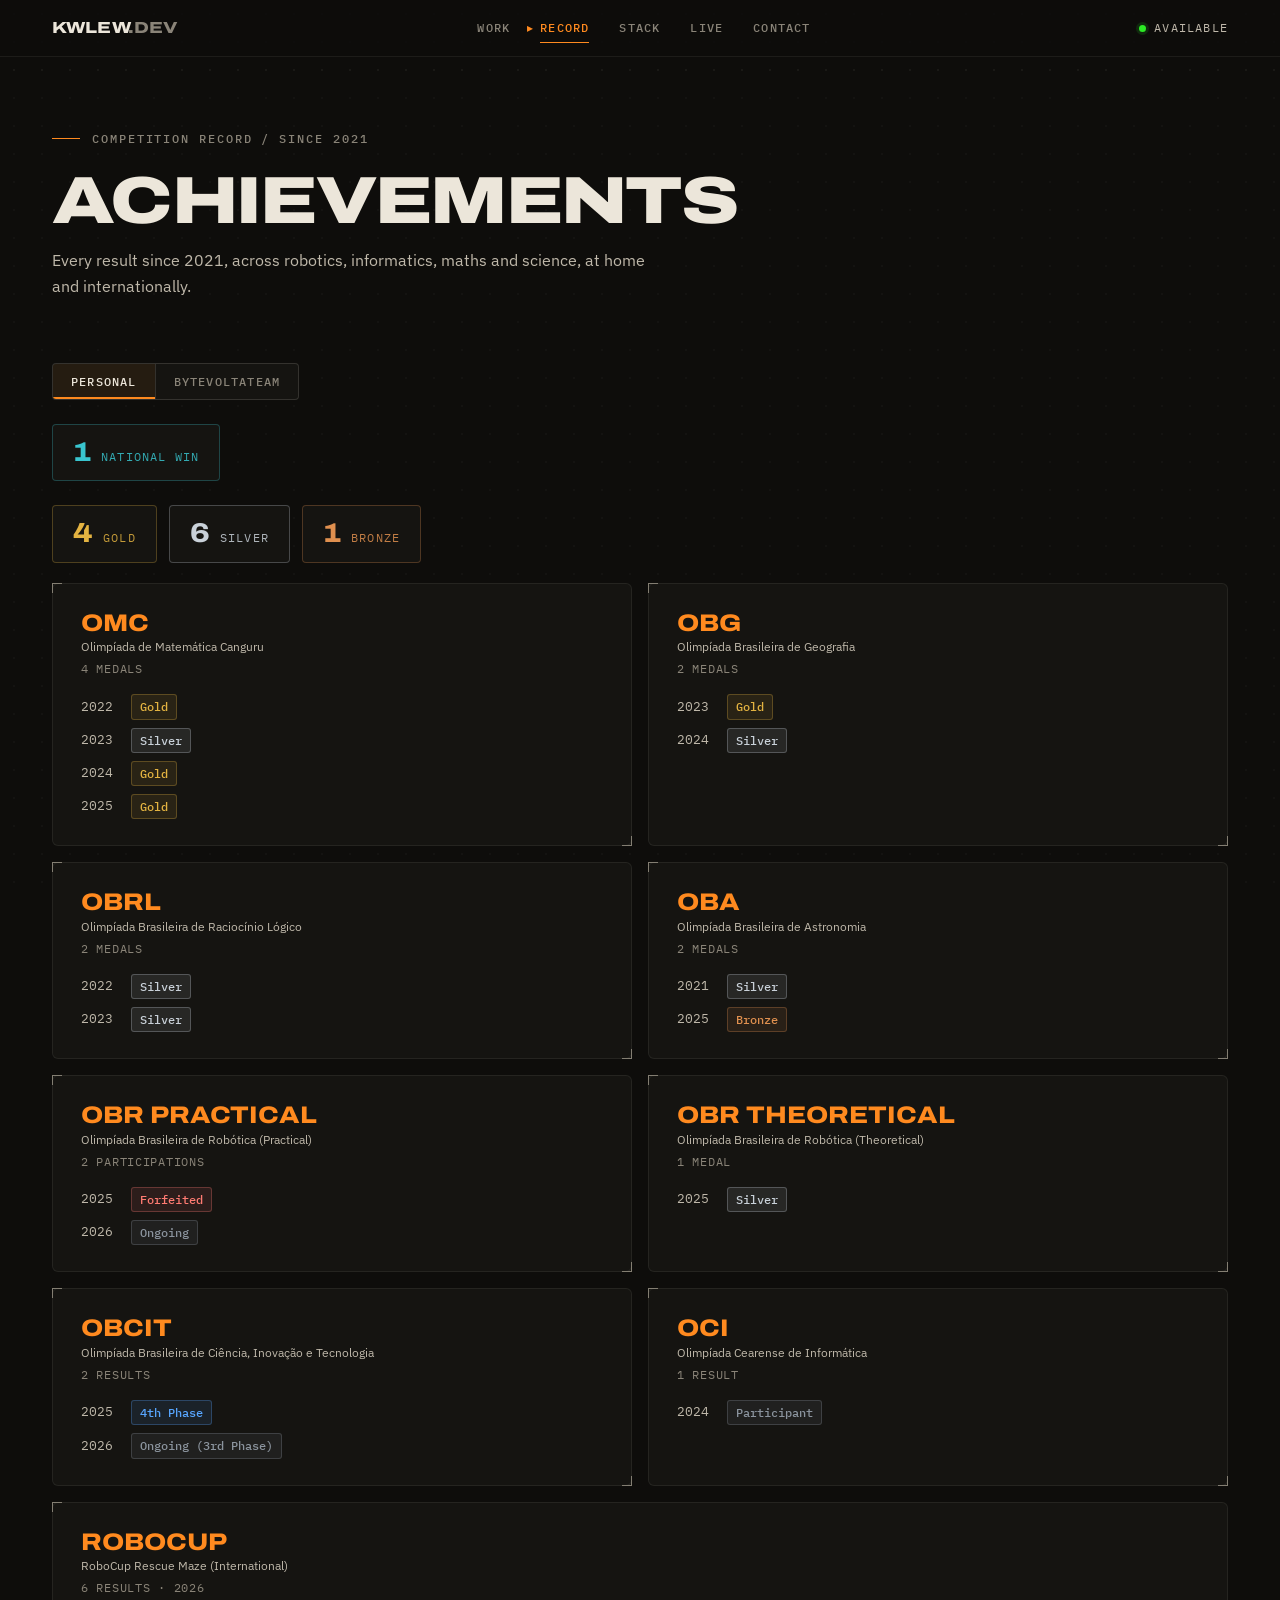
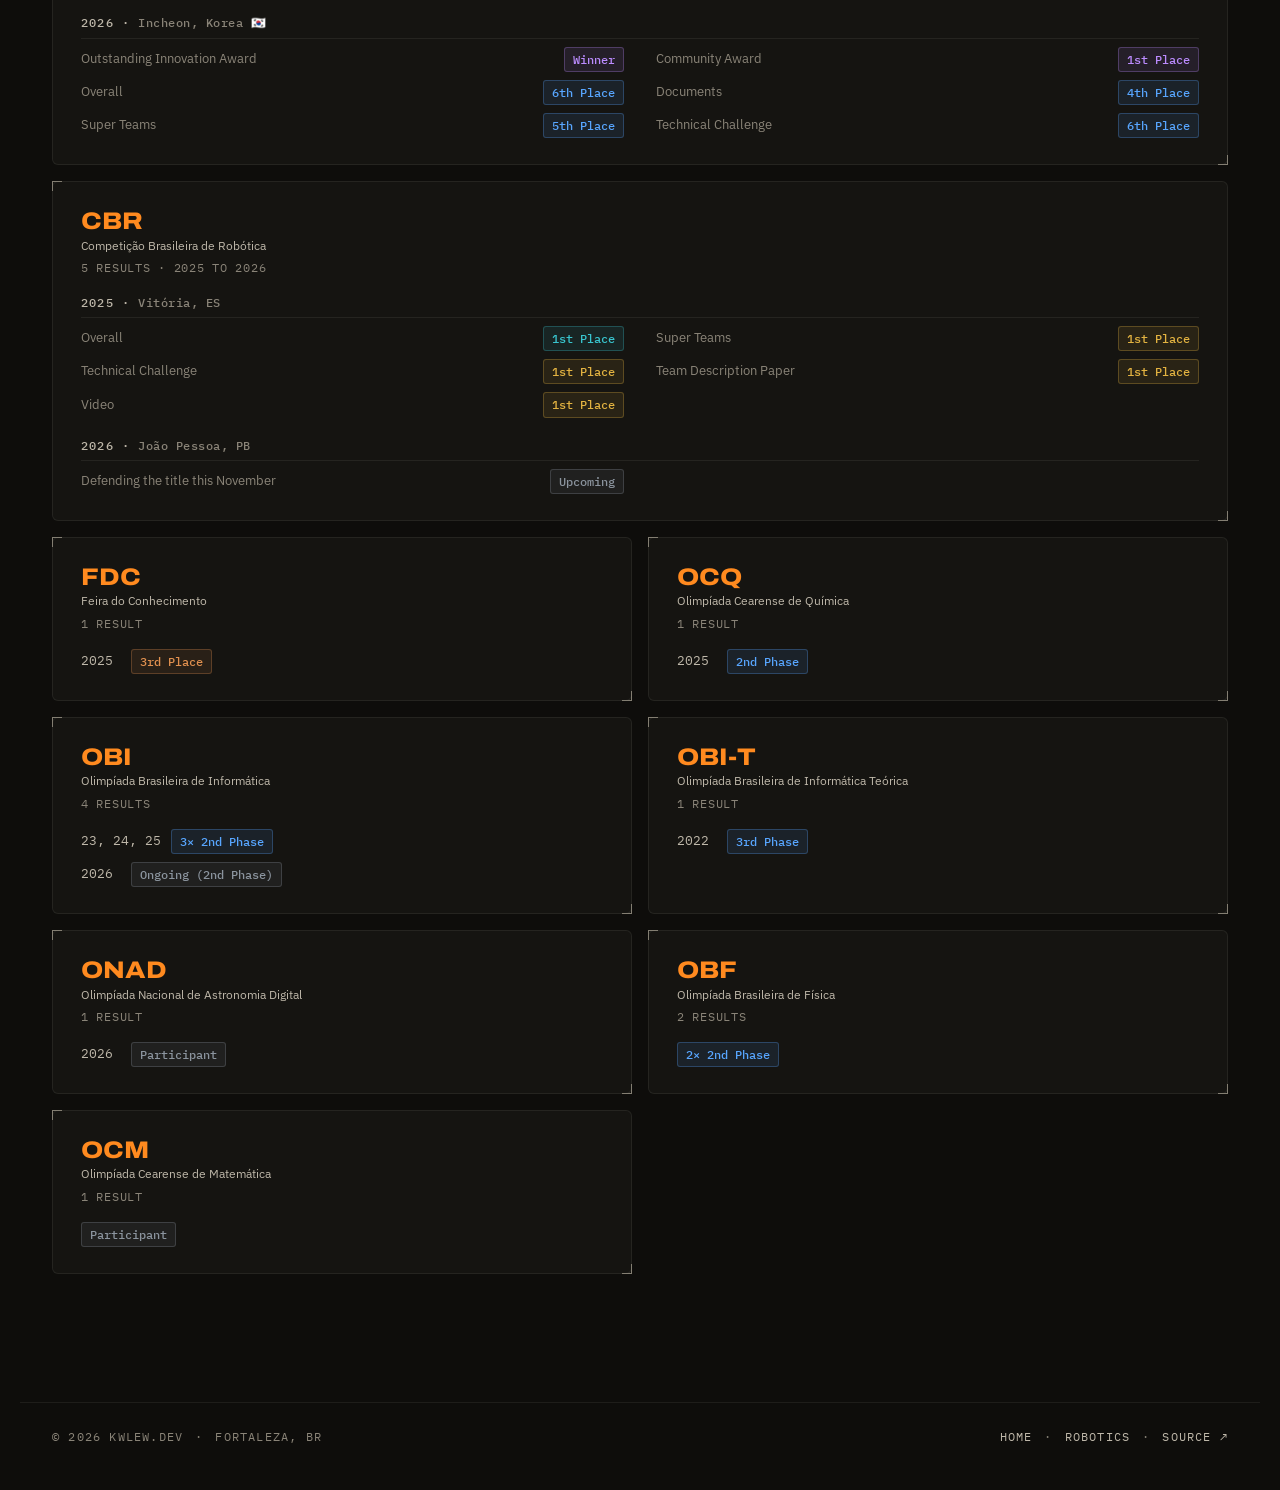
<file: achievements.html>
<!DOCTYPE html>
<html lang="en">
<head>
  <meta charset="UTF-8" />
  <meta name="viewport" content="width=device-width, initial-scale=1.0" />
  <meta name="description" content="Full competition record for kwlew (Kaleo Soares): RoboCup Rescue Maze, CBR, and Brazilian science, maths and informatics olympiads from 2021 onward." />
  <meta property="og:type"             content="website" />
  <meta property="og:url"              content="https://kwlew.dev/achievements.html" />
  <meta property="og:title"            content="Achievements &bull; kwlew.dev" />
  <meta property="og:description"      content="Full competition record: RoboCup Rescue Maze, CBR, and Brazilian science, maths and informatics olympiads from 2021 onward." />
  <meta property="og:image"            content="https://kwlew.dev/assets/images/og-image.png?v=2" />
  <meta name="twitter:card"            content="summary_large_image" />
  <meta name="twitter:title"           content="Achievements • kwlew.dev" />
  <meta name="twitter:description"     content="Full competition record: RoboCup Rescue Maze, CBR, and Brazilian science, maths and informatics olympiads from 2021 onward." />
  <meta name="twitter:image"           content="https://kwlew.dev/assets/images/og-image.png?v=2" />
  <meta name="theme-color" content="#0e0d0b" />
  <title>Achievements &bull; kwlew.dev</title>
  <link rel="icon" type="image/png" sizes="32x32" href="/assets/images/favicon-32.png">
  <link rel="icon" type="image/png" sizes="64x64" href="/assets/images/favicon-64.png">
  <link rel="preconnect" href="https://fonts.googleapis.com">
  <link rel="preconnect" href="https://fonts.gstatic.com" crossorigin>
  <link href="https://fonts.googleapis.com/css2?family=Archivo:wdth,wght@62..125,400..900&family=IBM+Plex+Sans:wght@400;500;600&family=IBM+Plex+Mono:wght@400;500;600&display=swap" rel="stylesheet">
  <link rel="stylesheet" href="/assets/css/main.css?v=34">
</head>
<body>
  <a class="skip-link" href="#main">Skip to content</a>
  <canvas id="particles-bg" aria-hidden="true"></canvas>
  <nav class="topbar" aria-label="Main navigation">
    <div class="wrap topbar-inner">
      <a href="/" class="brand vt-brand">KWLEW<span>.DEV</span></a>

      <div class="nav">
        <a href="/#work" class="nav-item">Work</a>
        <a href="/#record" class="nav-item" aria-current="page">Record</a>
        <a href="/#stack" class="nav-item">Stack</a>
        <a href="/#live" class="nav-item">Live</a>
        <a href="/#contact" class="nav-item">Contact</a>
      </div>

      <div class="topbar-meta">
        <a class="availability" href="/#contact"><span class="led ok" aria-hidden="true"></span>Available</a>
      </div>
    </div>
  </nav>

  <main class="wrap page" id="main">

    <!-- ===== HERO ===== -->
    <section class="page-hero page-hero--solo" aria-label="Introduction">
      <div>
        <p class="kicker">Competition record / Since 2021</p>
        <h1 class="page-title vt-achievements">Achievements</h1>
        <p class="hero-sub">
          Every result since 2021, across robotics, informatics, maths and science, at home
          and internationally.
        </p>
      </div>
    </section>

    <section class="section ach-section" aria-label="Results">
      <div class="ach-tabs" role="tablist" aria-label="Achievement view">
        <button class="ach-tab active" role="tab" aria-selected="true"  data-ach-tab="personal">Personal</button>
        <button class="ach-tab"        role="tab" aria-selected="false" data-ach-tab="team">ByteVoltaTeam</button>
      </div>

      <!-- Both panels are rendered from the ACHIEVEMENTS data below;
           RoboCup/CBR appear in both without being written out twice. -->
      <div class="ach-panel" id="ach-personal" role="tabpanel"></div>
      <div class="ach-panel" id="ach-team" role="tabpanel" hidden></div>
    </section>

  </main>

  <footer class="site-footer">
    <div class="site-footer-left">
      <span>&copy; 2026 kwlew.dev</span>
      <span>Fortaleza, BR</span>
    </div>
    <div class="site-footer-left">
      <span><a href="/">Home</a></span>
      <span><a href="/robotics.html">Robotics</a></span>
      <span><a href="https://github.com/kwlew/kwlew.github.io" target="_blank" rel="noopener noreferrer">Source &#8599;</a></span>
    </div>
  </footer>

  <script src="/assets/js/particles.js?v=4"></script>
  <script src="/assets/js/achievements-data.js?v=1"></script>
  <script>
    const { ACHIEVEMENTS, PANELS } = window.KW_RECORD;

    // ===== ACHIEVEMENT RENDERING =====
    const esc = (s) => String(s).replace(/[&<>"]/g, c => (
      { '&': '&amp;', '<': '&lt;', '>': '&gt;', '"': '&quot;' }[c]
    ));

    function renderResult(r) {
      if (r.group) {
        return `<div class="medal-group-label">${esc(r.group)} · ` +
               `<span class="medal-group-place">${esc(r.place)}</span></div>`;
      }

      let lead = '';
      if (r.year)       lead = `<span class="medal-year">${esc(r.year)}</span>`;
      else if (r.label) lead = `<span class="medal-entry-label">${esc(r.label)}</span>`;

      return `<div class="medal-entry">${lead}` +
             `<span class="medal-badge ${esc(r.badge)}">${esc(r.text)}</span></div>`;
    }

    function renderCard(id) {
      const a = ACHIEVEMENTS[id];
      return `<div class="card achievement-card${a.wide ? ' achievement-wide' : ''}">` +
               `<div class="achievement-acronym">${esc(a.acronym)}</div>` +
               `<div class="achievement-fullname">${esc(a.fullname)}</div>` +
               `<div class="achievement-subtitle">${esc(a.subtitle)}</div>` +
               (a.note ? `<p class="achievement-note">${esc(a.note)}</p>` : '') +
               `<div class="medal-list">${a.results.map(renderResult).join('')}</div>` +
             `</div>`;
    }

    function renderPanel(key) {
      const p = PANELS[key];

      const summaries = p.summaries.map(row =>
        `<div class="medal-summary">` +
          row.map(s =>
            `<div class="medal-summary-item ${esc(s.kind)}">` +
              `<span class="medal-summary-count">${esc(s.count)}</span>` +
              `<span class="medal-summary-label">${esc(s.label)}</span>` +
            `</div>`
          ).join('') +
        `</div>`
      ).join('');

      return summaries +
        `<div class="achievements-grid">${p.cards.map(renderCard).join('')}</div>`;
    }

    document.getElementById('ach-personal').innerHTML = renderPanel('personal');
    document.getElementById('ach-team').innerHTML = renderPanel('team');

    // ===== TAB SWITCHING =====
    const achTabs = document.querySelectorAll('.ach-tab');
    const achPanels = {
      personal: document.getElementById('ach-personal'),
      team: document.getElementById('ach-team')
    };

    achTabs.forEach(tab => {
      tab.addEventListener('click', () => {
        const key = tab.dataset.achTab;

        achTabs.forEach(t => {
          const on = t === tab;
          t.classList.toggle('active', on);
          t.setAttribute('aria-selected', String(on));
        });

        Object.entries(achPanels).forEach(([k, panel]) => {
          const on = k === key;
          panel.hidden = !on;
          panel.classList.remove('panel-entering');
          if (on) {
            // Force a reflow so the re-entry animation restarts.
            void panel.offsetWidth;
            panel.classList.add('panel-entering');
          }
        });
      });
    });

    achPanels.personal.classList.add('panel-entering');
  </script>
</body>
</html>
</file>
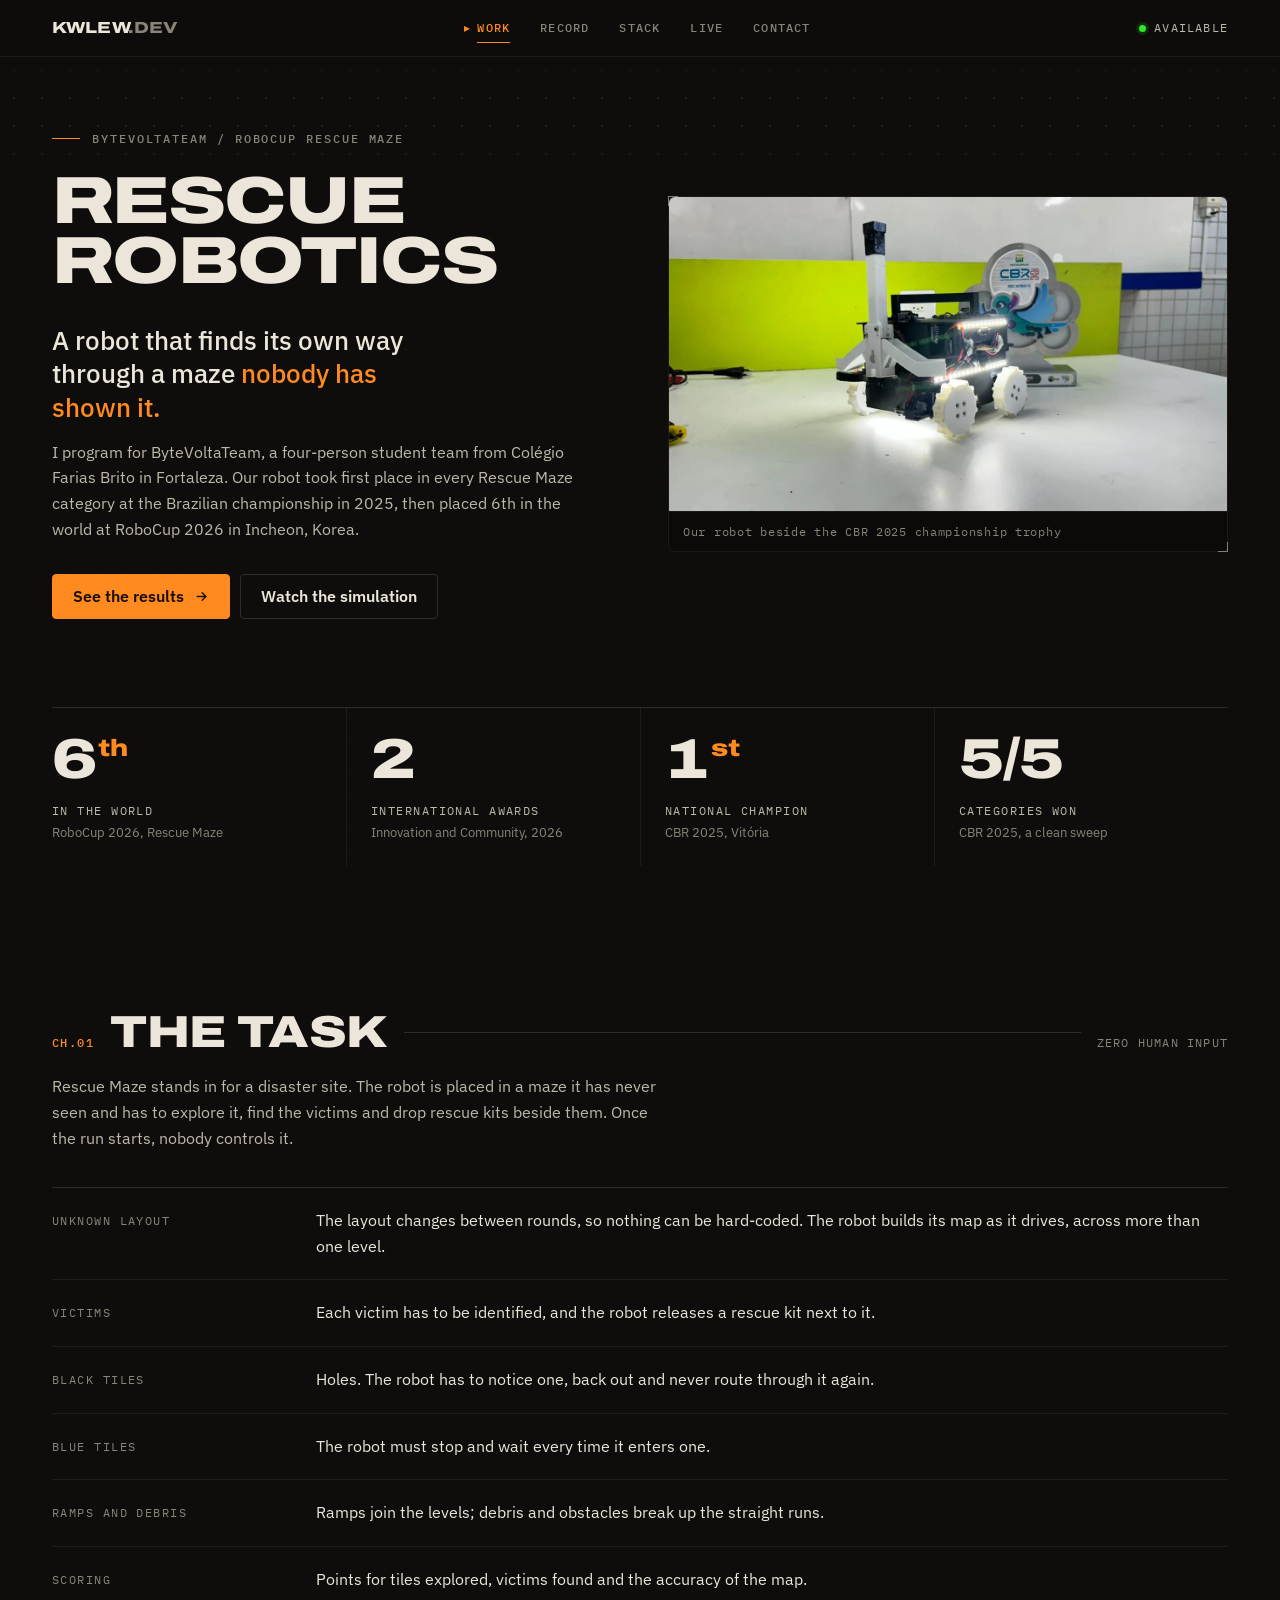
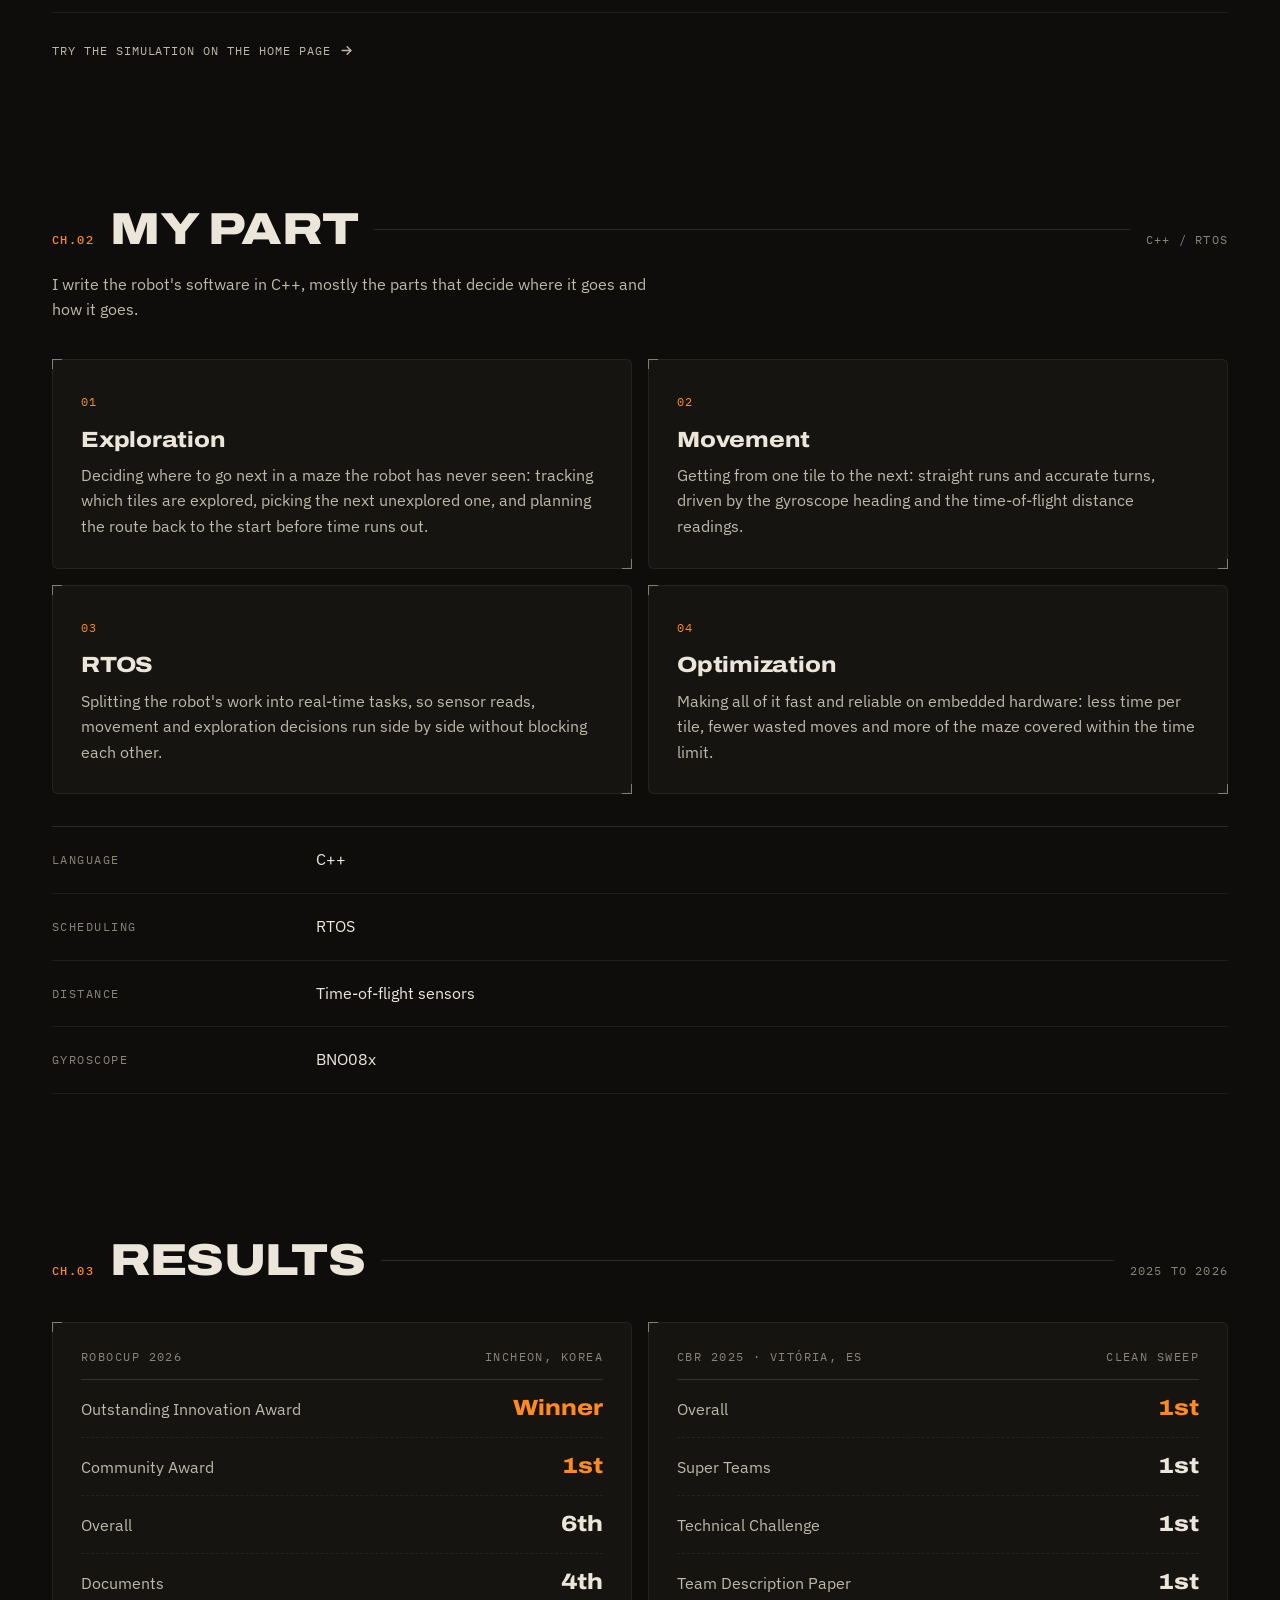
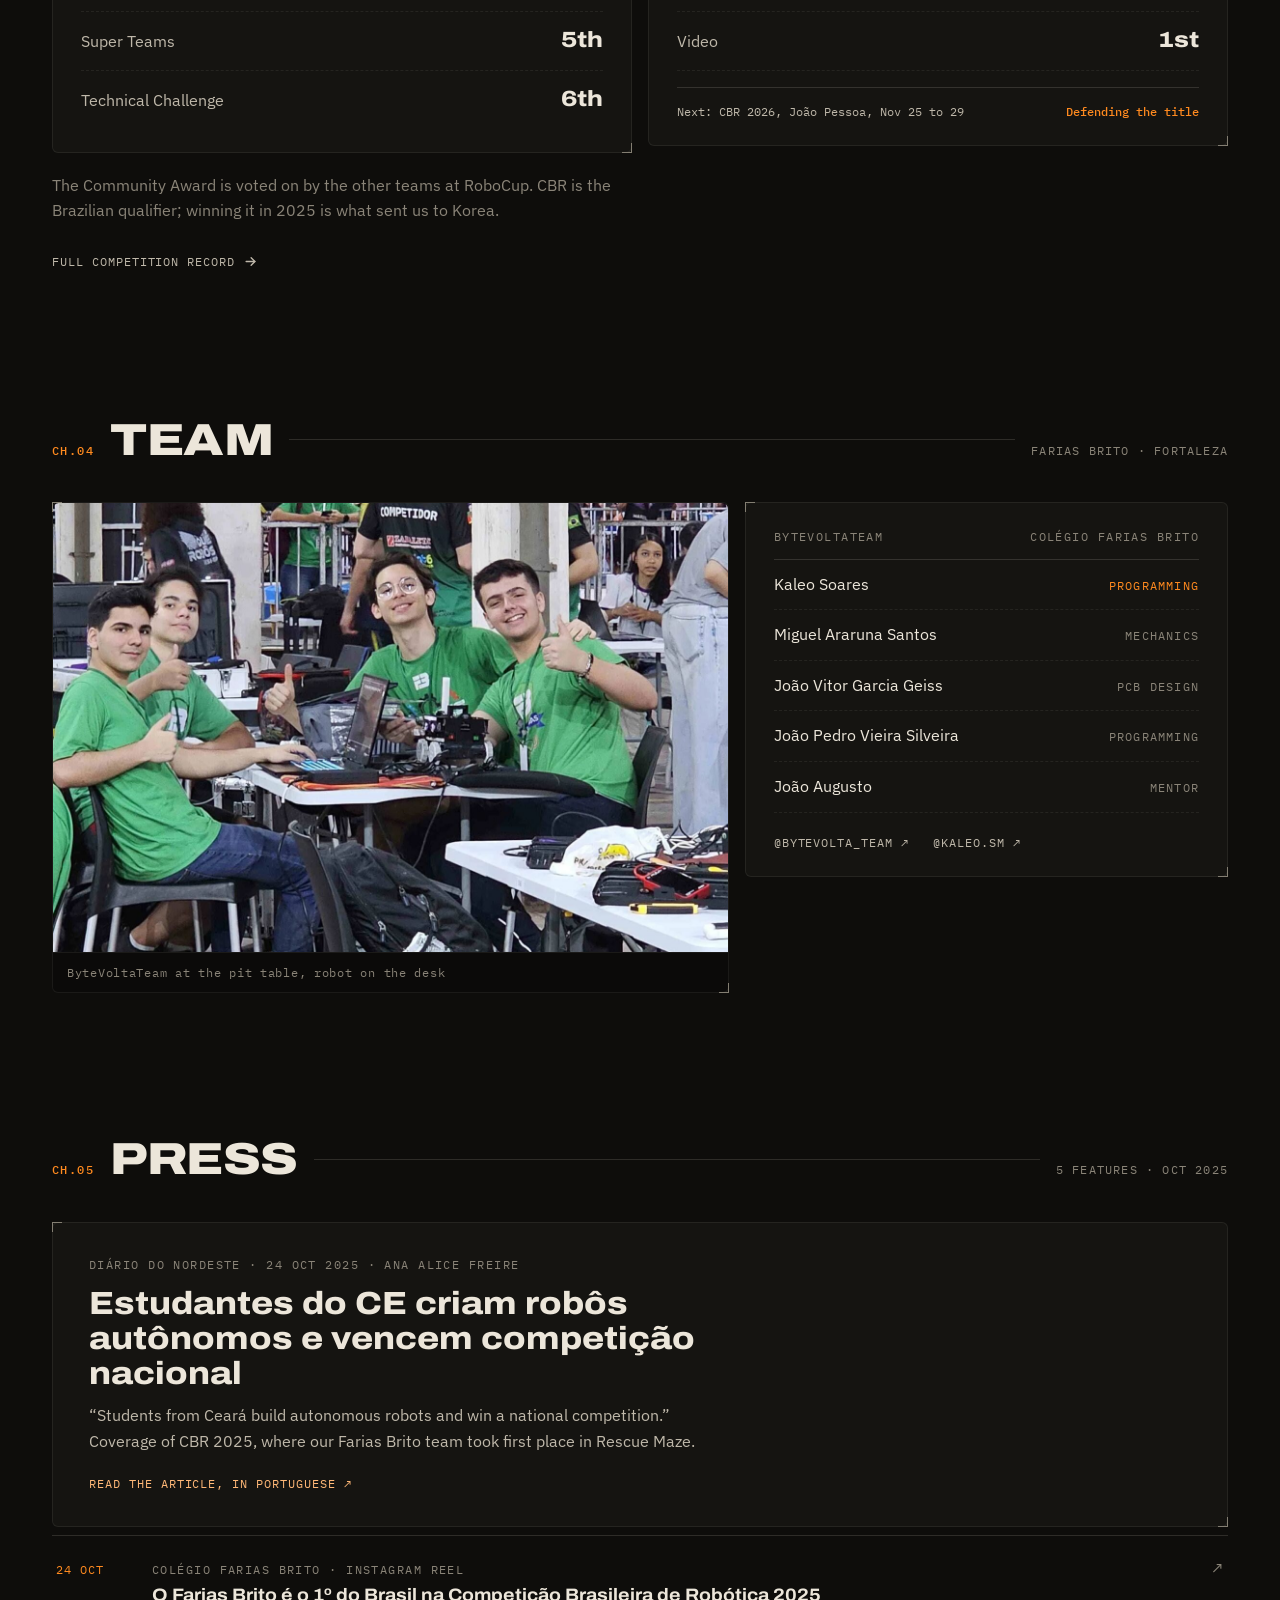
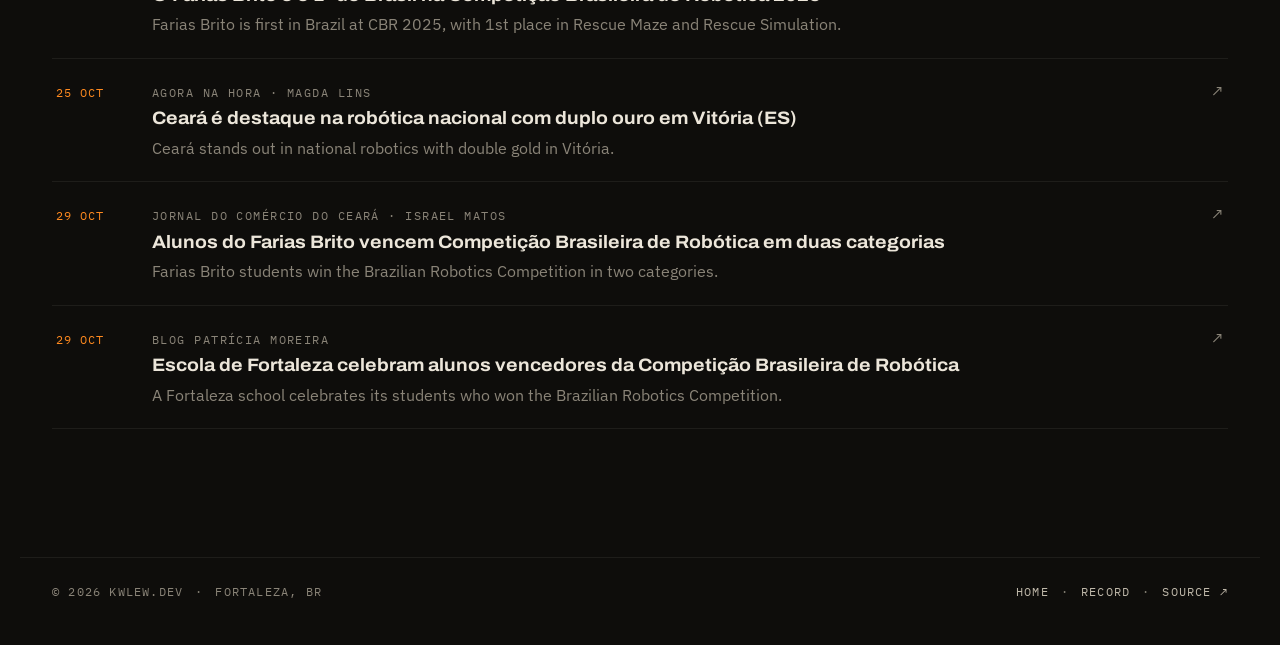
<file: robotics.html>
<!DOCTYPE html>
<html lang="en">
<head>
  <meta charset="UTF-8" />
  <meta name="viewport" content="width=device-width, initial-scale=1.0" />
  <meta name="description" content="kwlew's robotics work: RoboCup Rescue Maze programmer with ByteVoltaTeam. CBR 2025 champions, 6th in the world and winners of the Outstanding Innovation and Community Awards at RoboCup 2026 Korea." />
  <meta property="og:type"             content="website" />
  <meta property="og:url"              content="https://kwlew.dev/robotics.html" />
  <meta property="og:title"            content="Robotics &bull; kwlew.dev" />
  <meta property="og:description"      content="RoboCup Rescue Maze programmer with ByteVoltaTeam. CBR 2025 champions, 6th in the world and two international awards at RoboCup 2026 Korea." />
  <meta property="og:image"            content="https://kwlew.dev/assets/images/robotics/robot-cbr2025.jpg?v=1" />
  <meta name="twitter:card"            content="summary_large_image" />
  <meta name="twitter:title"           content="Robotics • kwlew.dev" />
  <meta name="twitter:description"     content="RoboCup Rescue Maze programmer with ByteVoltaTeam. CBR 2025 champions, 6th in the world and two international awards at RoboCup 2026 Korea." />
  <meta name="twitter:image"           content="https://kwlew.dev/assets/images/robotics/robot-cbr2025.jpg?v=1" />
  <meta name="theme-color" content="#0e0d0b" />
  <title>Robotics &bull; kwlew.dev</title>
  <link rel="icon" type="image/png" sizes="32x32" href="/assets/images/favicon-32.png">
  <link rel="icon" type="image/png" sizes="64x64" href="/assets/images/favicon-64.png">
  <link rel="preconnect" href="https://fonts.googleapis.com">
  <link rel="preconnect" href="https://fonts.gstatic.com" crossorigin>
  <link href="https://fonts.googleapis.com/css2?family=Archivo:wdth,wght@62..125,400..900&family=IBM+Plex+Sans:wght@400;500;600&family=IBM+Plex+Mono:wght@400;500;600&display=swap" rel="stylesheet">
  <link rel="stylesheet" href="/assets/css/main.css?v=34">
</head>
<body>
  <a class="skip-link" href="#main">Skip to content</a>
  <canvas id="particles-bg" aria-hidden="true"></canvas>
  <nav class="topbar" aria-label="Main navigation">
    <div class="wrap topbar-inner">
      <a href="/" class="brand vt-brand">KWLEW<span>.DEV</span></a>

      <div class="nav">
        <a href="/#work" class="nav-item" aria-current="page">Work</a>
        <a href="/#record" class="nav-item">Record</a>
        <a href="/#stack" class="nav-item">Stack</a>
        <a href="/#live" class="nav-item">Live</a>
        <a href="/#contact" class="nav-item">Contact</a>
      </div>

      <div class="topbar-meta">
        <a class="availability" href="/#contact"><span class="led ok" aria-hidden="true"></span>Available</a>
      </div>
    </div>
  </nav>

  <main class="wrap page" id="main">

    <!-- ===== HERO ===== -->
    <section class="page-hero" aria-label="Introduction">
      <div>
        <p class="kicker">ByteVoltaTeam / RoboCup Rescue Maze</p>
        <h1 class="page-title vt-robotics">Rescue Robotics</h1>
        <p class="hero-lead">A robot that finds its own way through a maze <em>nobody has shown it.</em></p>
        <p class="hero-sub">
          I program for ByteVoltaTeam, a four-person student team from Col&eacute;gio Farias Brito in Fortaleza. Our robot
          took first place in every Rescue Maze category at the Brazilian championship in
          2025, then placed 6th in the world at RoboCup 2026 in Incheon, Korea.
        </p>
        <div class="hero-actions">
          <a class="btn" href="#results">
            <span>See the results</span>
            <svg class="arrow" width="15" height="15" viewBox="0 0 24 24" fill="none" stroke="currentColor" stroke-width="2.2" stroke-linecap="round" stroke-linejoin="round" aria-hidden="true"><path d="M5 12h14"></path><path d="m13 6 6 6-6 6"></path></svg>
          </a>
          <a class="btn secondary" href="/#top"><span>Watch the simulation</span></a>
        </div>
      </div>
      <figure class="page-shot page-shot--hero ticks">
        <img src="/assets/images/robotics/robot-cbr2025.jpg" width="1280" height="720" fetchpriority="high"
             alt="The ByteVoltaTeam rescue robot on a workbench, its LED strips lit and four 3D-printed wheels on the table, in front of the CBR 2025 trophy.">
        <figcaption>Our robot beside the CBR 2025 championship trophy</figcaption>
      </figure>
    </section>

    <div class="figures">
      <div class="figure">
        <span class="figure-num">6<small>th</small></span>
        <span class="figure-label">In the world</span>
        <span class="figure-ctx">RoboCup 2026, Rescue Maze</span>
      </div>
      <div class="figure">
        <span class="figure-num">2</span>
        <span class="figure-label">International awards</span>
        <span class="figure-ctx">Innovation and Community, 2026</span>
      </div>
      <div class="figure">
        <span class="figure-num">1<small>st</small></span>
        <span class="figure-label">National champion</span>
        <span class="figure-ctx">CBR 2025, Vit&oacute;ria</span>
      </div>
      <div class="figure">
        <span class="figure-num">5/5</span>
        <span class="figure-label">Categories won</span>
        <span class="figure-ctx">CBR 2025, a clean sweep</span>
      </div>
    </div>

    <!-- ===== THE TASK ===== -->
    <section class="section" id="task" aria-labelledby="task-title">
      <div class="ch-head">
        <span class="ch-num">CH.01</span>
        <h2 class="ch-title" id="task-title">The task</h2>
        <span class="ch-rule" aria-hidden="true"></span>
        <span class="ch-meta">Zero human input</span>
      </div>
      <p class="section-lead">
        Rescue Maze stands in for a disaster site. The robot is placed in a maze it has never
        seen and has to explore it, find the victims and drop rescue kits beside them. Once the
        run starts, nobody controls it.
      </p>
      <dl class="spec">
        <div class="spec-row">
          <dt>Unknown layout</dt>
          <dd>The layout changes between rounds, so nothing can be hard-coded. The robot builds its map as it drives, across more than one level.</dd>
        </div>
        <div class="spec-row">
          <dt>Victims</dt>
          <dd>Each victim has to be identified, and the robot releases a rescue kit next to it.</dd>
        </div>
        <div class="spec-row">
          <dt>Black tiles</dt>
          <dd>Holes. The robot has to notice one, back out and never route through it again.</dd>
        </div>
        <div class="spec-row">
          <dt>Blue tiles</dt>
          <dd>The robot must stop and wait every time it enters one.</dd>
        </div>
        <div class="spec-row">
          <dt>Ramps and debris</dt>
          <dd>Ramps join the levels; debris and obstacles break up the straight runs.</dd>
        </div>
        <div class="spec-row">
          <dt>Scoring</dt>
          <dd>Points for tiles explored, victims found and the accuracy of the map.</dd>
        </div>
      </dl>
      <a class="text-link page-more" href="/#top">
        <span>Try the simulation on the home page</span>
        <svg width="15" height="15" viewBox="0 0 24 24" fill="none" stroke="currentColor" stroke-width="2.2" stroke-linecap="round" stroke-linejoin="round" aria-hidden="true"><path d="M5 12h14"></path><path d="m13 6 6 6-6 6"></path></svg>
      </a>
    </section>

    <!-- ===== MY PART ===== -->
    <section class="section" id="software" aria-labelledby="software-title">
      <div class="ch-head">
        <span class="ch-num">CH.02</span>
        <h2 class="ch-title" id="software-title">My part</h2>
        <span class="ch-rule" aria-hidden="true"></span>
        <span class="ch-meta">C++ / RTOS</span>
      </div>
      <p class="section-lead">
        I write the robot's software in C++, mostly the parts that decide where it goes and how it goes.
      </p>
      <div class="page-cols">
        <article class="page-col ticks">
          <span class="page-col-idx">01</span>
          <h3>Exploration</h3>
          <p>Deciding where to go next in a maze the robot has never seen: tracking which tiles are explored, picking the next unexplored one, and planning the route back to the start before time runs out.</p>
        </article>
        <article class="page-col ticks">
          <span class="page-col-idx">02</span>
          <h3>Movement</h3>
          <p>Getting from one tile to the next: straight runs and accurate turns, driven by the gyroscope heading and the time-of-flight distance readings.</p>
        </article>
        <article class="page-col ticks">
          <span class="page-col-idx">03</span>
          <h3>RTOS</h3>
          <p>Splitting the robot's work into real-time tasks, so sensor reads, movement and exploration decisions run side by side without blocking each other.</p>
        </article>
        <article class="page-col ticks">
          <span class="page-col-idx">04</span>
          <h3>Optimization</h3>
          <p>Making all of it fast and reliable on embedded hardware: less time per tile, fewer wasted moves and more of the maze covered within the time limit.</p>
        </article>
      </div>
      <dl class="spec" aria-label="On board">
        <div class="spec-row">
          <dt>Language</dt>
          <dd>C++</dd>
        </div>
        <div class="spec-row">
          <dt>Scheduling</dt>
          <dd>RTOS</dd>
        </div>
        <div class="spec-row">
          <dt>Distance</dt>
          <dd>Time-of-flight sensors</dd>
        </div>
        <div class="spec-row">
          <dt>Gyroscope</dt>
          <dd>BNO08x</dd>
        </div>
      </dl>
    </section>

    <!-- ===== RESULTS ===== -->
    <section class="section" id="results" aria-labelledby="results-title">
      <div class="ch-head">
        <span class="ch-num">CH.03</span>
        <h2 class="ch-title" id="results-title">Results</h2>
        <span class="ch-rule" aria-hidden="true"></span>
        <span class="ch-meta">2025 to 2026</span>
      </div>
      <div class="rb-boards">
        <article class="record-card ticks">
          <div class="scoreboard-head"><span>RoboCup 2026</span><span>Incheon, Korea</span></div>
          <div class="score-row award"><span>Outstanding Innovation Award</span><b>Winner</b></div>
          <div class="score-row award"><span>Community Award</span><b>1st</b></div>
          <div class="score-row"><span>Overall</span><b>6th</b></div>
          <div class="score-row"><span>Documents</span><b>4th</b></div>
          <div class="score-row"><span>Super Teams</span><b>5th</b></div>
          <div class="score-row"><span>Technical Challenge</span><b>6th</b></div>
        </article>
        <article class="record-card ticks">
          <div class="scoreboard-head"><span>CBR 2025 &middot; Vit&oacute;ria, ES</span><span>Clean sweep</span></div>
          <div class="score-row award"><span>Overall</span><b>1st</b></div>
          <div class="score-row"><span>Super Teams</span><b>1st</b></div>
          <div class="score-row"><span>Technical Challenge</span><b>1st</b></div>
          <div class="score-row"><span>Team Description Paper</span><b>1st</b></div>
          <div class="score-row"><span>Video</span><b>1st</b></div>
          <div class="next-up">
            <span>Next: CBR 2026, Jo&atilde;o Pessoa, Nov 25 to 29</span>
            <b>Defending the title</b>
          </div>
        </article>
      </div>
      <p class="page-note">
        The Community Award is voted on by the other teams at RoboCup. CBR is the Brazilian
        qualifier; winning it in 2025 is what sent us to Korea.
      </p>
      <a class="text-link page-more" href="/achievements.html">
        <span>Full competition record</span>
        <svg width="15" height="15" viewBox="0 0 24 24" fill="none" stroke="currentColor" stroke-width="2.2" stroke-linecap="round" stroke-linejoin="round" aria-hidden="true"><path d="M5 12h14"></path><path d="m13 6 6 6-6 6"></path></svg>
      </a>
    </section>

    <!-- ===== TEAM ===== -->
    <section class="section" id="team" aria-labelledby="team-title">
      <div class="ch-head">
        <span class="ch-num">CH.04</span>
        <h2 class="ch-title" id="team-title">Team</h2>
        <span class="ch-rule" aria-hidden="true"></span>
        <span class="ch-meta">Farias Brito &middot; Fortaleza</span>
      </div>
      <div class="rb-team">
        <figure class="page-shot ticks">
          <img src="/assets/images/robotics/team-pits.jpg" width="1400" height="930" loading="lazy" decoding="async"
               alt="The four ByteVoltaTeam members in green team shirts giving a thumbs up at their pit table, with a laptop and the robot on the desk in front of them.">
          <figcaption>ByteVoltaTeam at the pit table, robot on the desk</figcaption>
        </figure>
        <div class="record-card rb-roster ticks">
          <div class="scoreboard-head"><span>ByteVoltaTeam</span><span>Col&eacute;gio Farias Brito</span></div>
          <ul>
            <li class="me"><span>Kaleo Soares</span><small>Programming</small></li>
            <li><span>Miguel Araruna Santos</span><small>Mechanics</small></li>
            <li><span>Jo&atilde;o Vitor Garcia Geiss</span><small>PCB Design</small></li>
            <li><span>Jo&atilde;o Pedro Vieira Silveira</span><small>Programming</small></li>
            <li><span>Jo&atilde;o Augusto</span><small>Mentor</small></li>
          </ul>
          <div class="rb-roster-links">
            <a class="text-link" href="https://instagram.com/bytevolta_team" target="_blank" rel="noopener noreferrer"><span>@bytevolta_team &#8599;</span></a>
            <a class="text-link" href="https://instagram.com/kaleo.sm" target="_blank" rel="noopener noreferrer"><span>@kaleo.sm &#8599;</span></a>
          </div>
        </div>
      </div>
    </section>

    <!-- ===== PRESS ===== -->
    <section class="section" id="press" aria-labelledby="press-title">
      <div class="ch-head">
        <span class="ch-num">CH.05</span>
        <h2 class="ch-title" id="press-title">Press</h2>
        <span class="ch-rule" aria-hidden="true"></span>
        <span class="ch-meta">5 features &middot; Oct 2025</span>
      </div>
      <a class="rb-press ticks" href="https://diariodonordeste.verdesmares.com.br/ceara/estudantes-do-ce-criam-robos-autonomos-e-vencem-competicao-nacional-1.3702719" target="_blank" rel="noopener noreferrer">
        <span class="rb-press-src">Di&aacute;rio do Nordeste &middot; 24 Oct 2025 &middot; Ana Alice Freire</span>
        <span class="rb-press-title" lang="pt-BR">Estudantes do CE criam rob&ocirc;s aut&ocirc;nomos e vencem competi&ccedil;&atilde;o nacional</span>
        <span class="rb-press-en">&ldquo;Students from Cear&aacute; build autonomous robots and win a national competition.&rdquo; Coverage of CBR 2025, where our Farias Brito team took first place in Rescue Maze.</span>
        <span class="rb-press-cta">Read the article, in Portuguese &#8599;</span>
      </a>
      <ol class="rb-press-list" aria-label="More coverage, all in Portuguese, 2025">
        <li>
          <a href="https://www.instagram.com/reel/DQNasrdksg-/" target="_blank" rel="noopener noreferrer">
            <span class="rb-press-date">24 Oct</span>
            <span class="rb-press-body">
              <span class="rb-press-src">Col&eacute;gio Farias Brito &middot; Instagram reel</span>
              <span class="rb-press-head" lang="pt-BR">O Farias Brito &eacute; o 1&ordm; do Brasil na Competi&ccedil;&atilde;o Brasileira de Rob&oacute;tica 2025</span>
              <span class="rb-press-gloss">Farias Brito is first in Brazil at CBR 2025, with 1st place in Rescue Maze and Rescue Simulation.</span>
            </span>
            <span class="rb-press-arr" aria-hidden="true">&#8599;</span>
          </a>
        </li>
        <li>
          <a href="https://www.agoranahora.com.br/noticia/8638/maceio/nordeste/ceara-e-destaque-na-robotica-nacional-com-duplo-ouro-em-vitoria-es.html" target="_blank" rel="noopener noreferrer">
            <span class="rb-press-date">25 Oct</span>
            <span class="rb-press-body">
              <span class="rb-press-src">Agora Na Hora &middot; Magda Lins</span>
              <span class="rb-press-head" lang="pt-BR">Cear&aacute; &eacute; destaque na rob&oacute;tica nacional com duplo ouro em Vit&oacute;ria (ES)</span>
              <span class="rb-press-gloss">Cear&aacute; stands out in national robotics with double gold in Vit&oacute;ria.</span>
            </span>
            <span class="rb-press-arr" aria-hidden="true">&#8599;</span>
          </a>
        </li>
        <li>
          <a href="https://jcce.com.br/alunos-do-farias-brito-vencem-competicao-brasileira-de-robotica-em-duas-categorias/" target="_blank" rel="noopener noreferrer">
            <span class="rb-press-date">29 Oct</span>
            <span class="rb-press-body">
              <span class="rb-press-src">Jornal do Com&eacute;rcio do Cear&aacute; &middot; Israel Matos</span>
              <span class="rb-press-head" lang="pt-BR">Alunos do Farias Brito vencem Competi&ccedil;&atilde;o Brasileira de Rob&oacute;tica em duas categorias</span>
              <span class="rb-press-gloss">Farias Brito students win the Brazilian Robotics Competition in two categories.</span>
            </span>
            <span class="rb-press-arr" aria-hidden="true">&#8599;</span>
          </a>
        </li>
        <li>
          <a href="https://blogpatriciamoreira.com.br/escola-de-fortaleza-celebram-alunos-vencedores-da-competicao-brasileira-de-robotica/" target="_blank" rel="noopener noreferrer">
            <span class="rb-press-date">29 Oct</span>
            <span class="rb-press-body">
              <span class="rb-press-src">Blog Patr&iacute;cia Moreira</span>
              <span class="rb-press-head" lang="pt-BR">Escola de Fortaleza celebram alunos vencedores da Competi&ccedil;&atilde;o Brasileira de Rob&oacute;tica</span>
              <span class="rb-press-gloss">A Fortaleza school celebrates its students who won the Brazilian Robotics Competition.</span>
            </span>
            <span class="rb-press-arr" aria-hidden="true">&#8599;</span>
          </a>
        </li>
      </ol>
    </section>

  </main>

  <footer class="site-footer">
    <div class="site-footer-left">
      <span>&copy; 2026 kwlew.dev</span>
      <span>Fortaleza, BR</span>
    </div>
    <div class="site-footer-left">
      <span><a href="/">Home</a></span>
      <span><a href="/achievements.html">Record</a></span>
      <span><a href="https://github.com/kwlew/kwlew.github.io" target="_blank" rel="noopener noreferrer">Source &#8599;</a></span>
    </div>
  </footer>

  <script src="/assets/js/particles.js?v=4"></script>
</body>
</html>
</file>
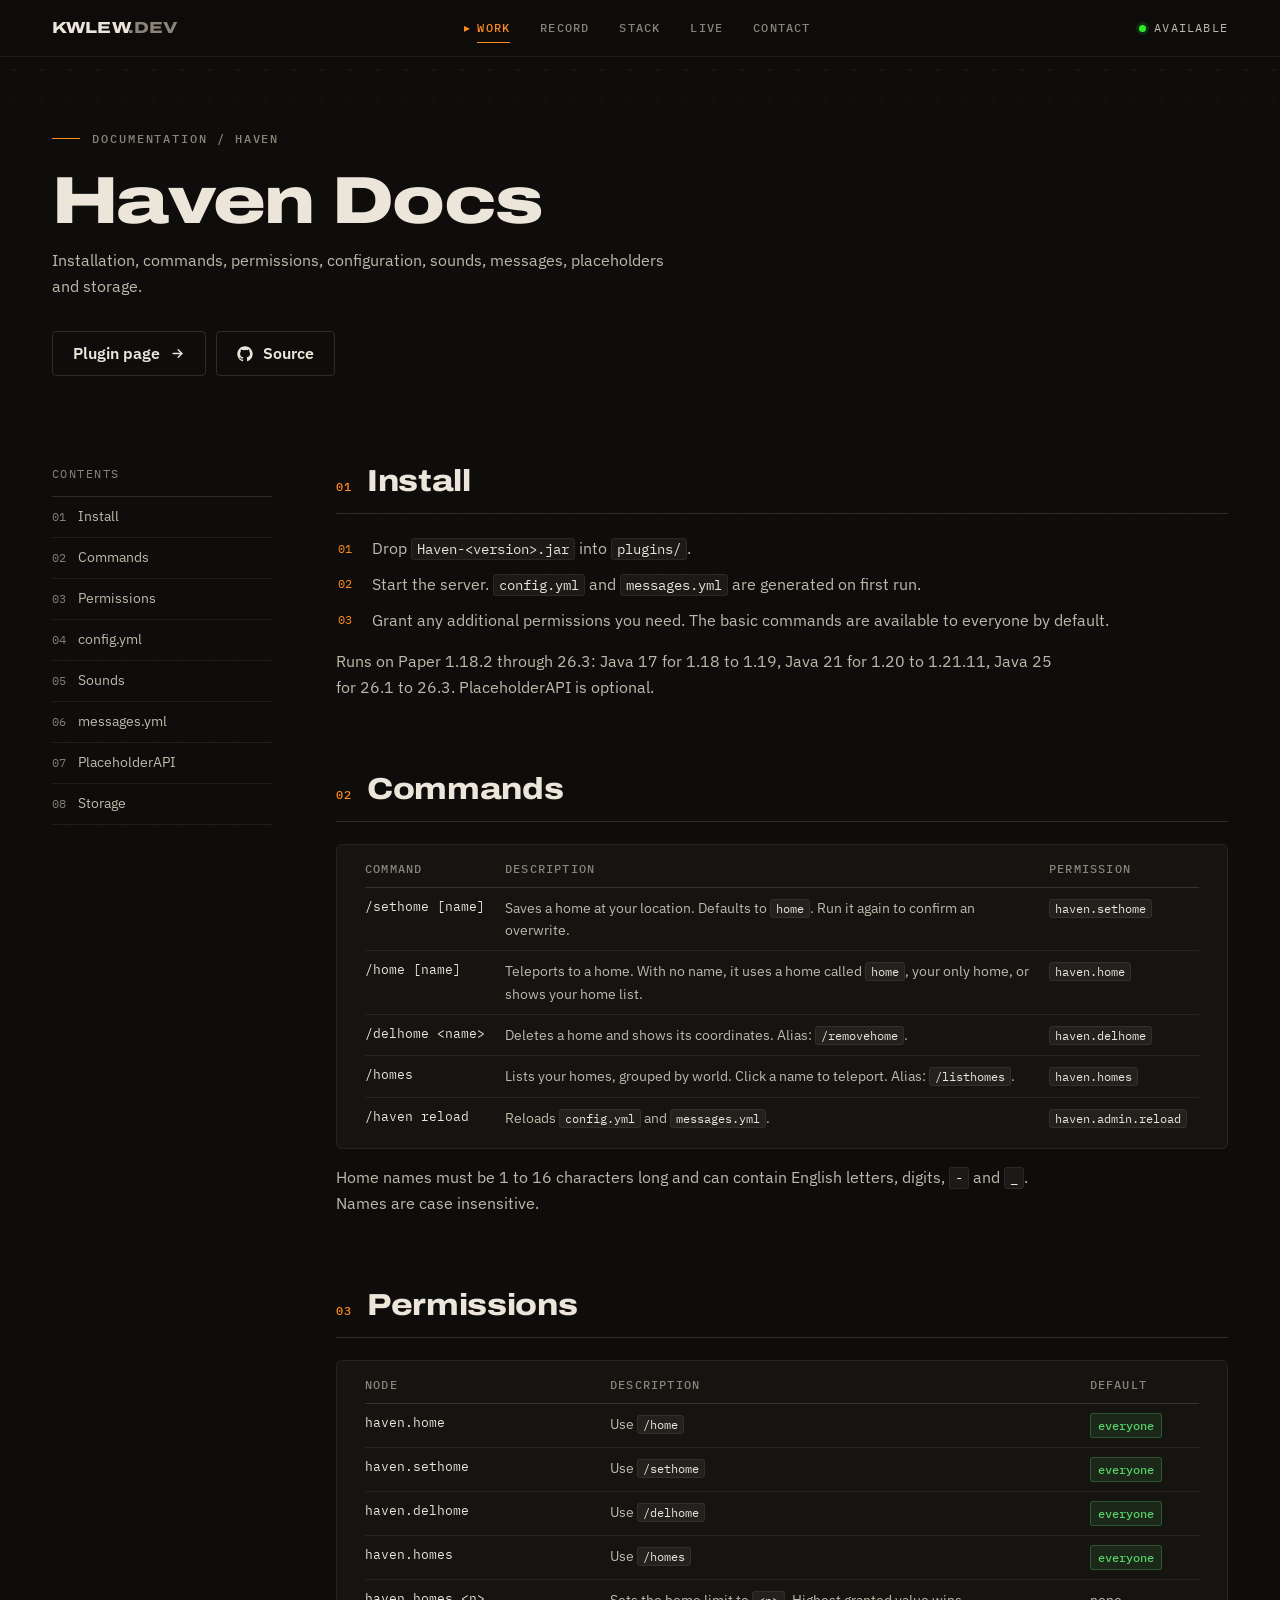
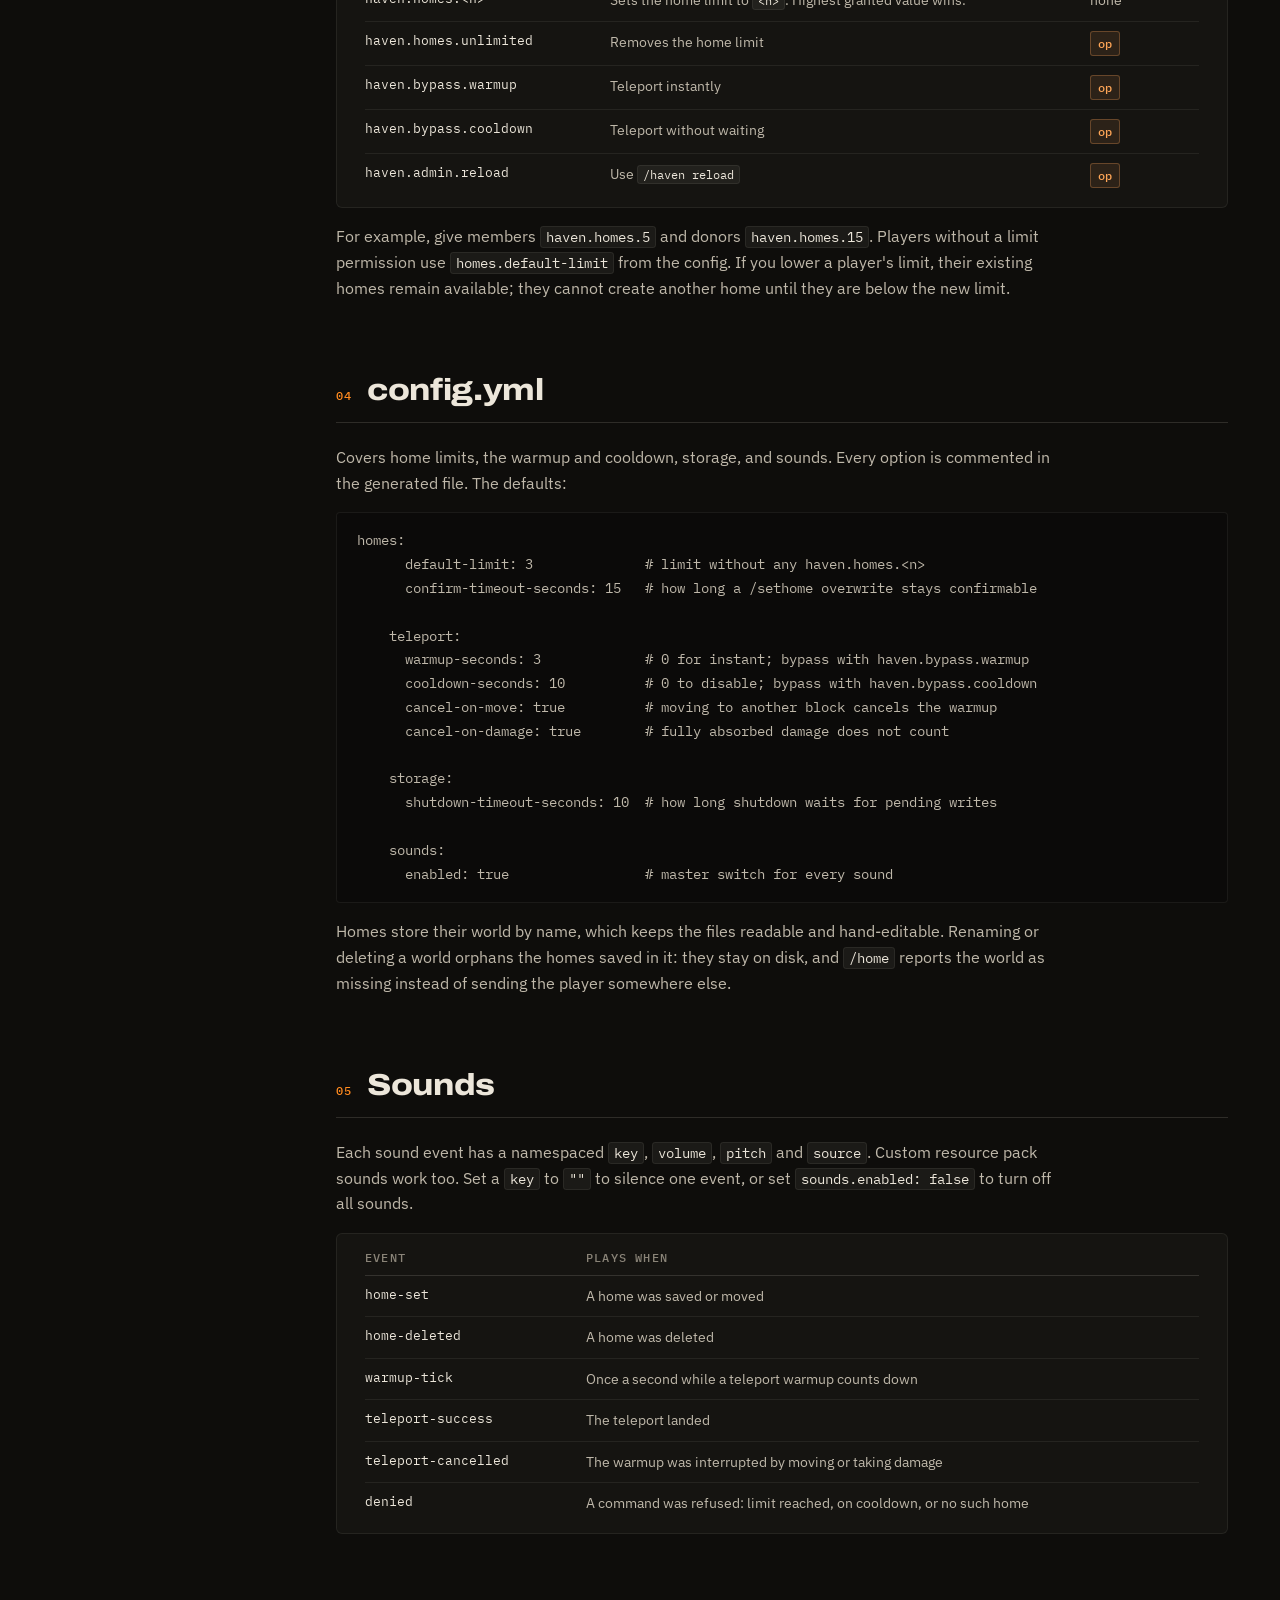
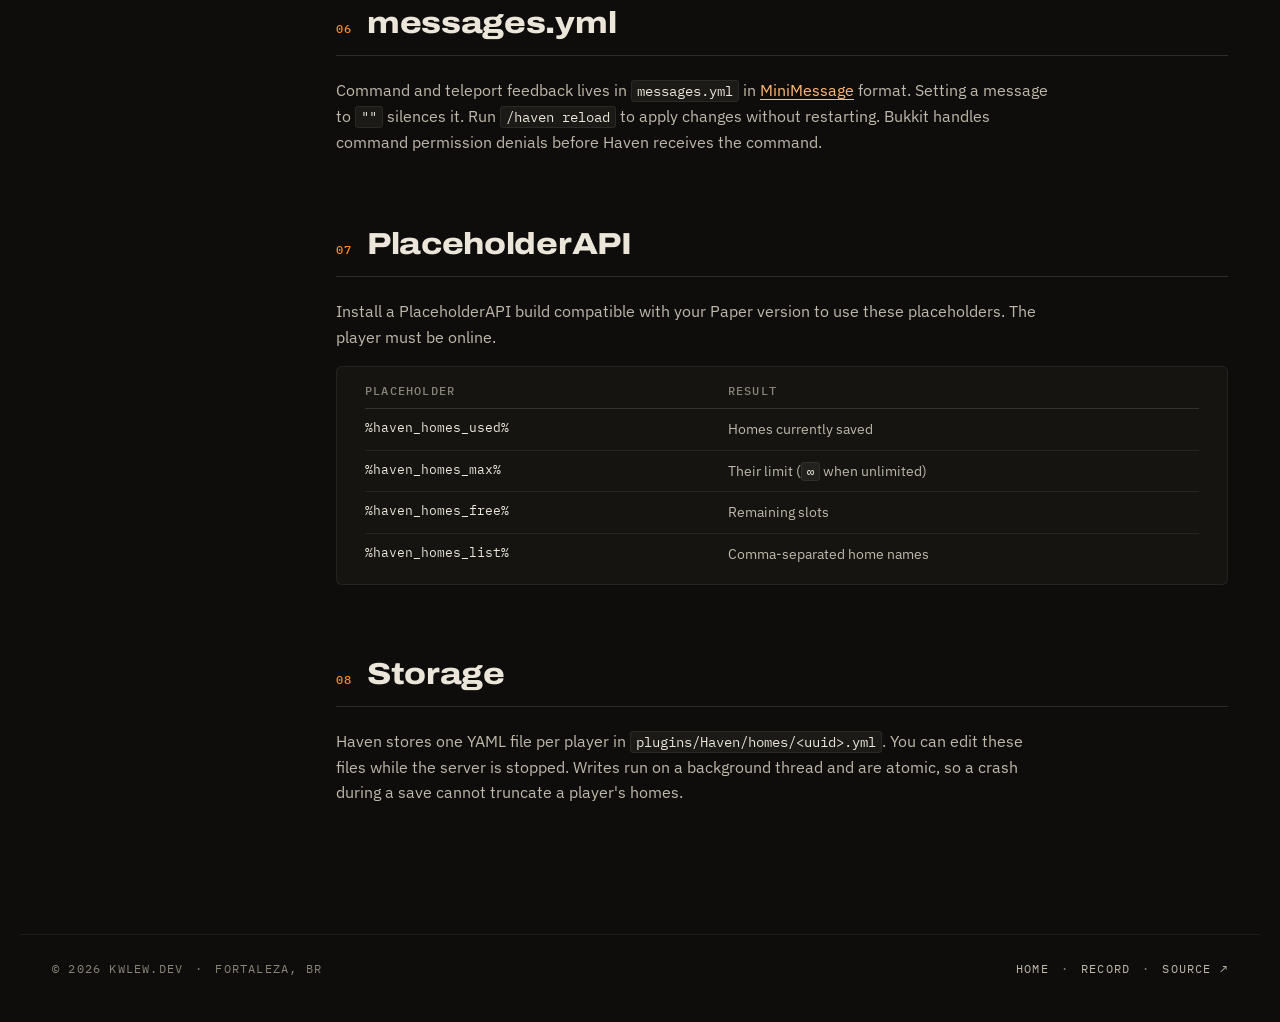
<file: docs/haven.html>
<!DOCTYPE html>
<html lang="en">
<head>
  <meta charset="UTF-8" />
  <meta name="viewport" content="width=device-width, initial-scale=1.0" />
  <meta name="description" content="Haven plugin documentation: installation, commands, permissions, configuration, sounds, messages, PlaceholderAPI placeholders and storage." />
  <meta property="og:type"             content="website" />
  <meta property="og:url"              content="https://kwlew.dev/docs/haven.html" />
  <meta property="og:title"            content="Haven Docs &bull; kwlew.dev" />
  <meta property="og:description"      content="Haven plugin documentation: commands, permissions, configuration and placeholders." />
  <meta property="og:image"            content="https://kwlew.dev/assets/images/og-image.png?v=2" />
  <meta name="twitter:card"            content="summary_large_image" />
  <meta name="twitter:title"           content="Haven Docs • kwlew.dev" />
  <meta name="twitter:description"     content="Haven plugin documentation: commands, permissions, configuration and placeholders." />
  <meta name="twitter:image"           content="https://kwlew.dev/assets/images/og-image.png?v=2" />
  <meta name="theme-color" content="#0e0d0b" />
  <title>Haven Docs &bull; kwlew.dev</title>
  <link rel="icon" type="image/png" sizes="32x32" href="/assets/images/favicon-32.png">
  <link rel="icon" type="image/png" sizes="64x64" href="/assets/images/favicon-64.png">
  <link rel="preconnect" href="https://fonts.googleapis.com">
  <link rel="preconnect" href="https://fonts.gstatic.com" crossorigin>
  <link href="https://fonts.googleapis.com/css2?family=Archivo:wdth,wght@62..125,400..900&family=IBM+Plex+Sans:wght@400;500;600&family=IBM+Plex+Mono:wght@400;500;600&display=swap" rel="stylesheet">
  <link rel="stylesheet" href="/assets/css/main.css?v=34">
</head>
<body>
  <a class="skip-link" href="#main">Skip to content</a>
  <canvas id="particles-bg" aria-hidden="true"></canvas>
  <nav class="topbar" aria-label="Main navigation">
    <div class="wrap topbar-inner">
      <a href="/" class="brand vt-brand">KWLEW<span>.DEV</span></a>

      <div class="nav">
        <a href="/#work" class="nav-item" aria-current="page">Work</a>
        <a href="/#record" class="nav-item">Record</a>
        <a href="/#stack" class="nav-item">Stack</a>
        <a href="/#live" class="nav-item">Live</a>
        <a href="/#contact" class="nav-item">Contact</a>
      </div>

      <div class="topbar-meta">
        <a class="availability" href="/#contact"><span class="led ok" aria-hidden="true"></span>Available</a>
      </div>
    </div>
  </nav>

  <main class="wrap page" id="main">

    <!-- ===== HERO ===== -->
    <section class="page-hero page-hero--solo" aria-label="Introduction">
      <div>
        <p class="kicker">Documentation / Haven</p>
        <h1 class="page-title page-title--name vt-haven">Haven Docs</h1>
        <p class="hero-sub">Installation, commands, permissions, configuration, sounds, messages, placeholders and storage.</p>
        <div class="hero-actions">
          <a class="btn secondary" href="/plugins/haven.html">
            <span>Plugin page</span>
            <svg class="arrow" width="15" height="15" viewBox="0 0 24 24" fill="none" stroke="currentColor" stroke-width="2.2" stroke-linecap="round" stroke-linejoin="round" aria-hidden="true"><path d="M5 12h14"></path><path d="m13 6 6 6-6 6"></path></svg>
          </a>
          <a class="btn secondary" href="https://github.com/kwlew/Haven" target="_blank" rel="noopener noreferrer">
            <svg class="btn-icon" viewBox="0 0 24 24" fill="currentColor" aria-hidden="true"><path d="M12 .5C5.65.5.5 5.65.5 12c0 5.1 3.29 9.43 7.86 10.96.57.1.78-.25.78-.56 0-.27-.01-1.16-.02-2.1-3.2.7-3.88-1.54-3.88-1.54-.52-1.32-1.28-1.67-1.28-1.67-1.05-.72.08-.71.08-.71 1.16.08 1.77 1.2 1.77 1.2 1.03 1.76 2.7 1.25 3.36.96.1-.75.4-1.25.72-1.54-2.55-.29-5.23-1.27-5.23-5.66 0-1.25.45-2.27 1.2-3.07-.12-.3-.52-1.52.12-3.17 0 0 .98-.31 3.2 1.17a11.1 11.1 0 0 1 2.92-.39c.99 0 2 .13 2.92.39 2.22-1.48 3.2-1.17 3.2-1.17.64 1.65.24 2.87.12 3.17.75.8 1.2 1.82 1.2 3.07 0 4.4-2.69 5.37-5.25 5.65.41.35.77 1.04.77 2.1 0 1.52-.01 2.74-.01 3.11 0 .31.2.67.79.56A11.51 11.51 0 0 0 23.5 12C23.5 5.65 18.35.5 12 .5z"/></svg>
            <span>Source</span>
          </a>
        </div>
      </div>
    </section>

    <div class="doc">
      <nav class="doc-nav" aria-label="Contents">
        <span class="doc-nav-title">Contents</span>
        <ol>
          <li><a href="#install"><span>01</span>Install</a></li>
          <li><a href="#commands"><span>02</span>Commands</a></li>
          <li><a href="#permissions"><span>03</span>Permissions</a></li>
          <li><a href="#configuration"><span>04</span>config.yml</a></li>
          <li><a href="#sounds"><span>05</span>Sounds</a></li>
          <li><a href="#messages"><span>06</span>messages.yml</a></li>
          <li><a href="#placeholders"><span>07</span>PlaceholderAPI</a></li>
          <li><a href="#storage"><span>08</span>Storage</a></li>
        </ol>
      </nav>

      <div class="doc-main">
      <section class="doc-section" id="install" aria-labelledby="install-title">
        <div class="doc-head"><span class="ch-num">01</span><h2 id="install-title">Install</h2></div>
        <div class="doc-body">
          <ol class="page-list">
            <li>Drop <code>Haven-&lt;version&gt;.jar</code> into <code>plugins/</code>.</li>
            <li>Start the server. <code>config.yml</code> and <code>messages.yml</code> are generated on first run.</li>
            <li>Grant any additional permissions you need. The basic commands are available to everyone by default.</li>
          </ol>
          <p>Runs on Paper 1.18.2 through 26.3: Java 17 for 1.18 to 1.19, Java 21 for 1.20 to 1.21.11, Java 25 for 26.1 to 26.3. PlaceholderAPI is optional.</p>
        </div>
      </section>

      <section class="doc-section" id="commands" aria-labelledby="commands-title">
        <div class="doc-head"><span class="ch-num">02</span><h2 id="commands-title">Commands</h2></div>
        <div class="doc-body">
          <div class="panel">
            <table class="cmd-table">
              <thead>
                <tr><th>Command</th><th>Description</th><th>Permission</th></tr>
              </thead>
              <tbody>
                <tr><td>/sethome [name]</td><td>Saves a home at your location. Defaults to <code>home</code>. Run it again to confirm an overwrite.</td><td><code>haven.sethome</code></td></tr>
                <tr><td>/home [name]</td><td>Teleports to a home. With no name, it uses a home called <code>home</code>, your only home, or shows your home list.</td><td><code>haven.home</code></td></tr>
                <tr><td>/delhome &lt;name&gt;</td><td>Deletes a home and shows its coordinates. Alias: <code>/removehome</code>.</td><td><code>haven.delhome</code></td></tr>
                <tr><td>/homes</td><td>Lists your homes, grouped by world. Click a name to teleport. Alias: <code>/listhomes</code>.</td><td><code>haven.homes</code></td></tr>
                <tr><td>/haven reload</td><td>Reloads <code>config.yml</code> and <code>messages.yml</code>.</td><td><code>haven.admin.reload</code></td></tr>
              </tbody>
            </table>
          </div>
          <p>Home names must be 1 to 16 characters long and can contain English letters, digits, <code>-</code> and <code>_</code>. Names are case insensitive.</p>
        </div>
      </section>

      <section class="doc-section" id="permissions" aria-labelledby="permissions-title">
        <div class="doc-head"><span class="ch-num">03</span><h2 id="permissions-title">Permissions</h2></div>
        <div class="doc-body">
          <div class="panel">
            <table class="cmd-table">
              <thead>
                <tr><th>Node</th><th>Description</th><th>Default</th></tr>
              </thead>
              <tbody>
                <tr><td>haven.home</td><td>Use <code>/home</code></td><td><span class="perm-default everyone">everyone</span></td></tr>
                <tr><td>haven.sethome</td><td>Use <code>/sethome</code></td><td><span class="perm-default everyone">everyone</span></td></tr>
                <tr><td>haven.delhome</td><td>Use <code>/delhome</code></td><td><span class="perm-default everyone">everyone</span></td></tr>
                <tr><td>haven.homes</td><td>Use <code>/homes</code></td><td><span class="perm-default everyone">everyone</span></td></tr>
                <tr><td>haven.homes.&lt;n&gt;</td><td>Sets the home limit to <code>&lt;n&gt;</code>. Highest granted value wins.</td><td>none</td></tr>
                <tr><td>haven.homes.unlimited</td><td>Removes the home limit</td><td><span class="perm-default op">op</span></td></tr>
                <tr><td>haven.bypass.warmup</td><td>Teleport instantly</td><td><span class="perm-default op">op</span></td></tr>
                <tr><td>haven.bypass.cooldown</td><td>Teleport without waiting</td><td><span class="perm-default op">op</span></td></tr>
                <tr><td>haven.admin.reload</td><td>Use <code>/haven reload</code></td><td><span class="perm-default op">op</span></td></tr>
              </tbody>
            </table>
          </div>
          <p>For example, give members <code>haven.homes.5</code> and donors <code>haven.homes.15</code>. Players without a limit permission use <code>homes.default-limit</code> from the config. If you lower a player's limit, their existing homes remain available; they cannot create another home until they are below the new limit.</p>
        </div>
      </section>

      <section class="doc-section" id="configuration" aria-labelledby="configuration-title">
        <div class="doc-head"><span class="ch-num">04</span><h2 id="configuration-title">config.yml</h2></div>
        <div class="doc-body">
          <p>Covers home limits, the warmup and cooldown, storage, and sounds. Every option is commented in the generated file. The defaults:</p>
          <pre>homes:
      default-limit: 3              # limit without any haven.homes.&lt;n&gt;
      confirm-timeout-seconds: 15   # how long a /sethome overwrite stays confirmable

    teleport:
      warmup-seconds: 3             # 0 for instant; bypass with haven.bypass.warmup
      cooldown-seconds: 10          # 0 to disable; bypass with haven.bypass.cooldown
      cancel-on-move: true          # moving to another block cancels the warmup
      cancel-on-damage: true        # fully absorbed damage does not count

    storage:
      shutdown-timeout-seconds: 10  # how long shutdown waits for pending writes

    sounds:
      enabled: true                 # master switch for every sound</pre>
          <p>Homes store their world by name, which keeps the files readable and hand-editable. Renaming or deleting a world orphans the homes saved in it: they stay on disk, and <code>/home</code> reports the world as missing instead of sending the player somewhere else.</p>
        </div>
      </section>

      <section class="doc-section" id="sounds" aria-labelledby="sounds-title">
        <div class="doc-head"><span class="ch-num">05</span><h2 id="sounds-title">Sounds</h2></div>
        <div class="doc-body">
          <p>Each sound event has a namespaced <code>key</code>, <code>volume</code>, <code>pitch</code> and <code>source</code>. Custom resource pack sounds work too. Set a <code>key</code> to <code>""</code> to silence one event, or set <code>sounds.enabled: false</code> to turn off all sounds.</p>
          <div class="panel">
            <table class="cmd-table">
              <thead>
                <tr><th>Event</th><th>Plays when</th></tr>
              </thead>
              <tbody>
                <tr><td>home-set</td><td>A home was saved or moved</td></tr>
                <tr><td>home-deleted</td><td>A home was deleted</td></tr>
                <tr><td>warmup-tick</td><td>Once a second while a teleport warmup counts down</td></tr>
                <tr><td>teleport-success</td><td>The teleport landed</td></tr>
                <tr><td>teleport-cancelled</td><td>The warmup was interrupted by moving or taking damage</td></tr>
                <tr><td>denied</td><td>A command was refused: limit reached, on cooldown, or no such home</td></tr>
              </tbody>
            </table>
          </div>
        </div>
      </section>

      <section class="doc-section" id="messages" aria-labelledby="messages-title">
        <div class="doc-head"><span class="ch-num">06</span><h2 id="messages-title">messages.yml</h2></div>
        <div class="doc-body">
          <p>Command and teleport feedback lives in <code>messages.yml</code> in <a href="https://docs.advntr.dev/minimessage/format.html" target="_blank" rel="noopener noreferrer">MiniMessage</a> format. Setting a message to <code>""</code> silences it. Run <code>/haven reload</code> to apply changes without restarting. Bukkit handles command permission denials before Haven receives the command.</p>
        </div>
      </section>

      <section class="doc-section" id="placeholders" aria-labelledby="placeholders-title">
        <div class="doc-head"><span class="ch-num">07</span><h2 id="placeholders-title">PlaceholderAPI</h2></div>
        <div class="doc-body">
          <p>Install a PlaceholderAPI build compatible with your Paper version to use these placeholders. The player must be online.</p>
          <div class="panel">
            <table class="cmd-table">
              <thead>
                <tr><th>Placeholder</th><th>Result</th></tr>
              </thead>
              <tbody>
                <tr><td>%haven_homes_used%</td><td>Homes currently saved</td></tr>
                <tr><td>%haven_homes_max%</td><td>Their limit (<code>&infin;</code> when unlimited)</td></tr>
                <tr><td>%haven_homes_free%</td><td>Remaining slots</td></tr>
                <tr><td>%haven_homes_list%</td><td>Comma-separated home names</td></tr>
              </tbody>
            </table>
          </div>
        </div>
      </section>

      <section class="doc-section" id="storage" aria-labelledby="storage-title">
        <div class="doc-head"><span class="ch-num">08</span><h2 id="storage-title">Storage</h2></div>
        <div class="doc-body">
          <p>Haven stores one YAML file per player in <code>plugins/Haven/homes/&lt;uuid&gt;.yml</code>. You can edit these files while the server is stopped. Writes run on a background thread and are atomic, so a crash during a save cannot truncate a player's homes.</p>
        </div>
      </section>
      </div>
    </div>

  </main>

  <footer class="site-footer">
    <div class="site-footer-left">
      <span>&copy; 2026 kwlew.dev</span>
      <span>Fortaleza, BR</span>
    </div>
    <div class="site-footer-left">
      <span><a href="/">Home</a></span>
      <span><a href="/achievements.html">Record</a></span>
      <span><a href="https://github.com/kwlew/kwlew.github.io" target="_blank" rel="noopener noreferrer">Source &#8599;</a></span>
    </div>
  </footer>

  <script src="/assets/js/particles.js?v=4"></script>
</body>
</html>
</file>
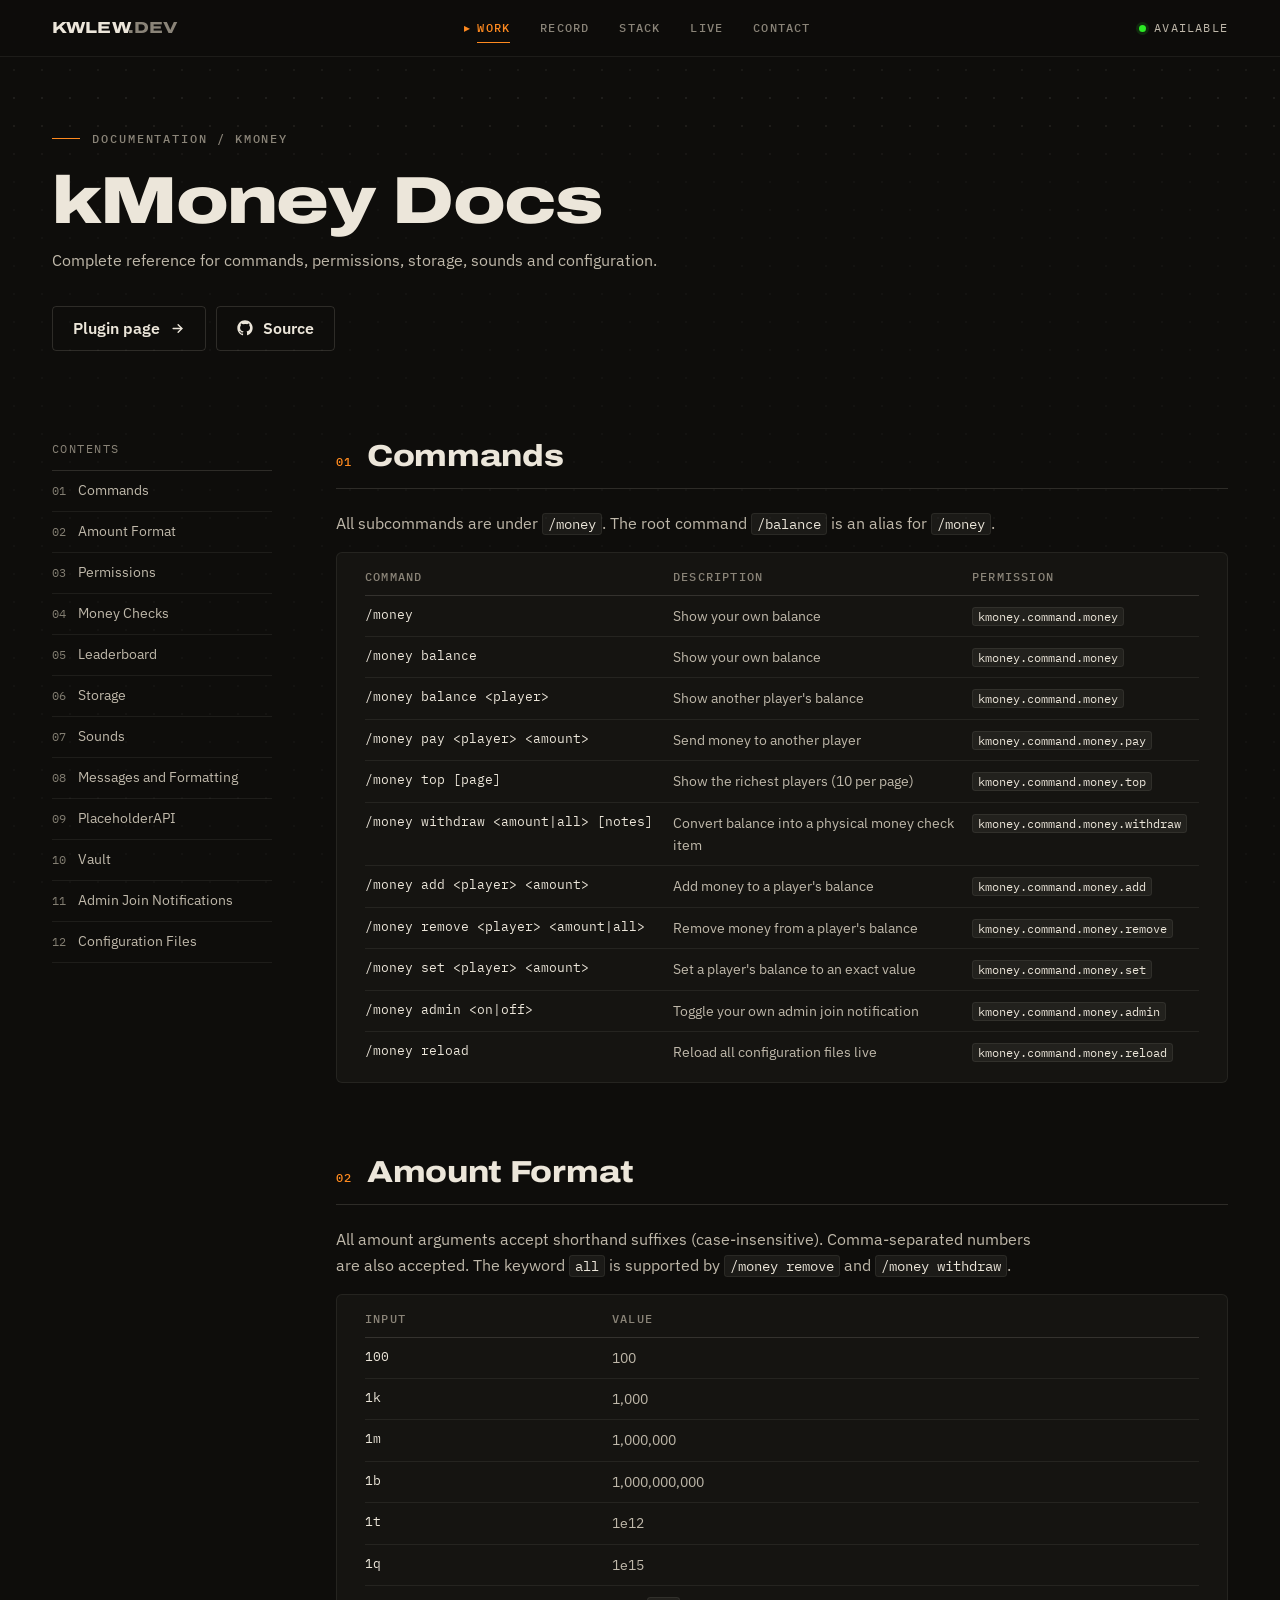
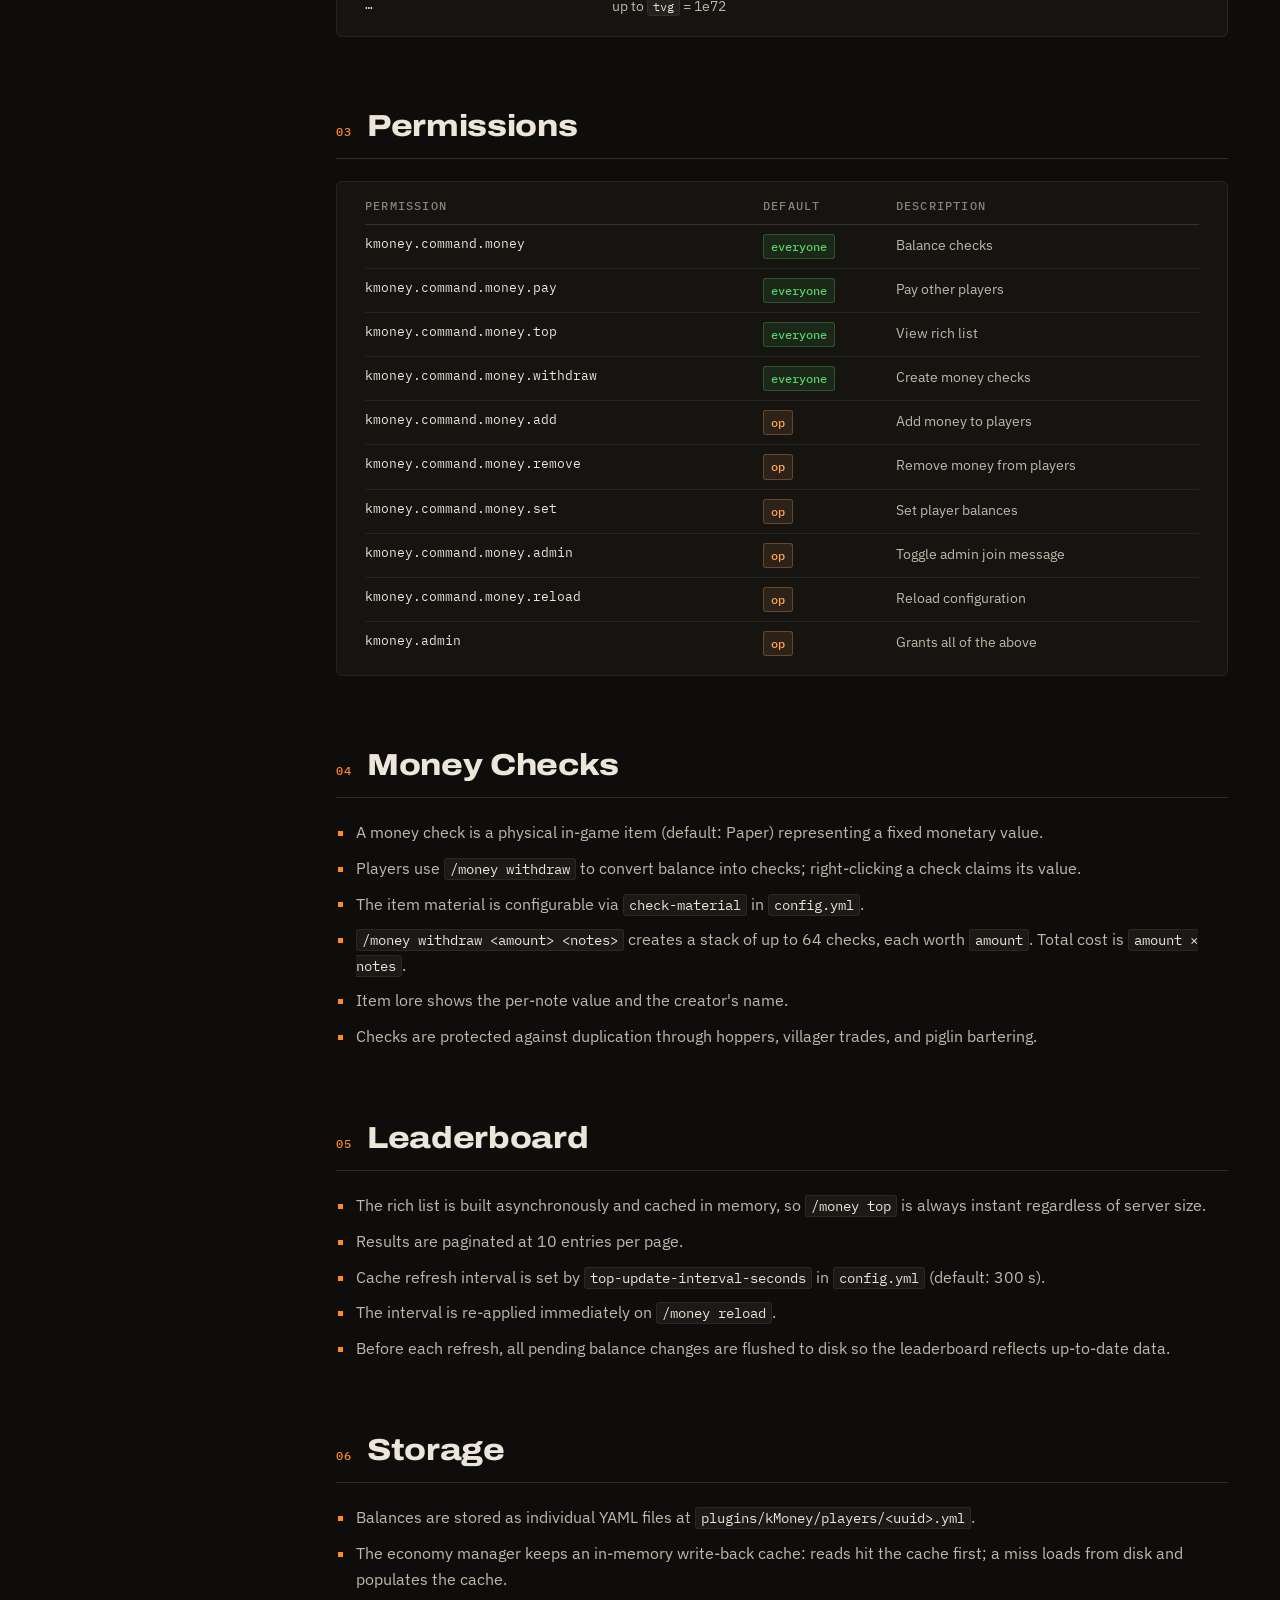
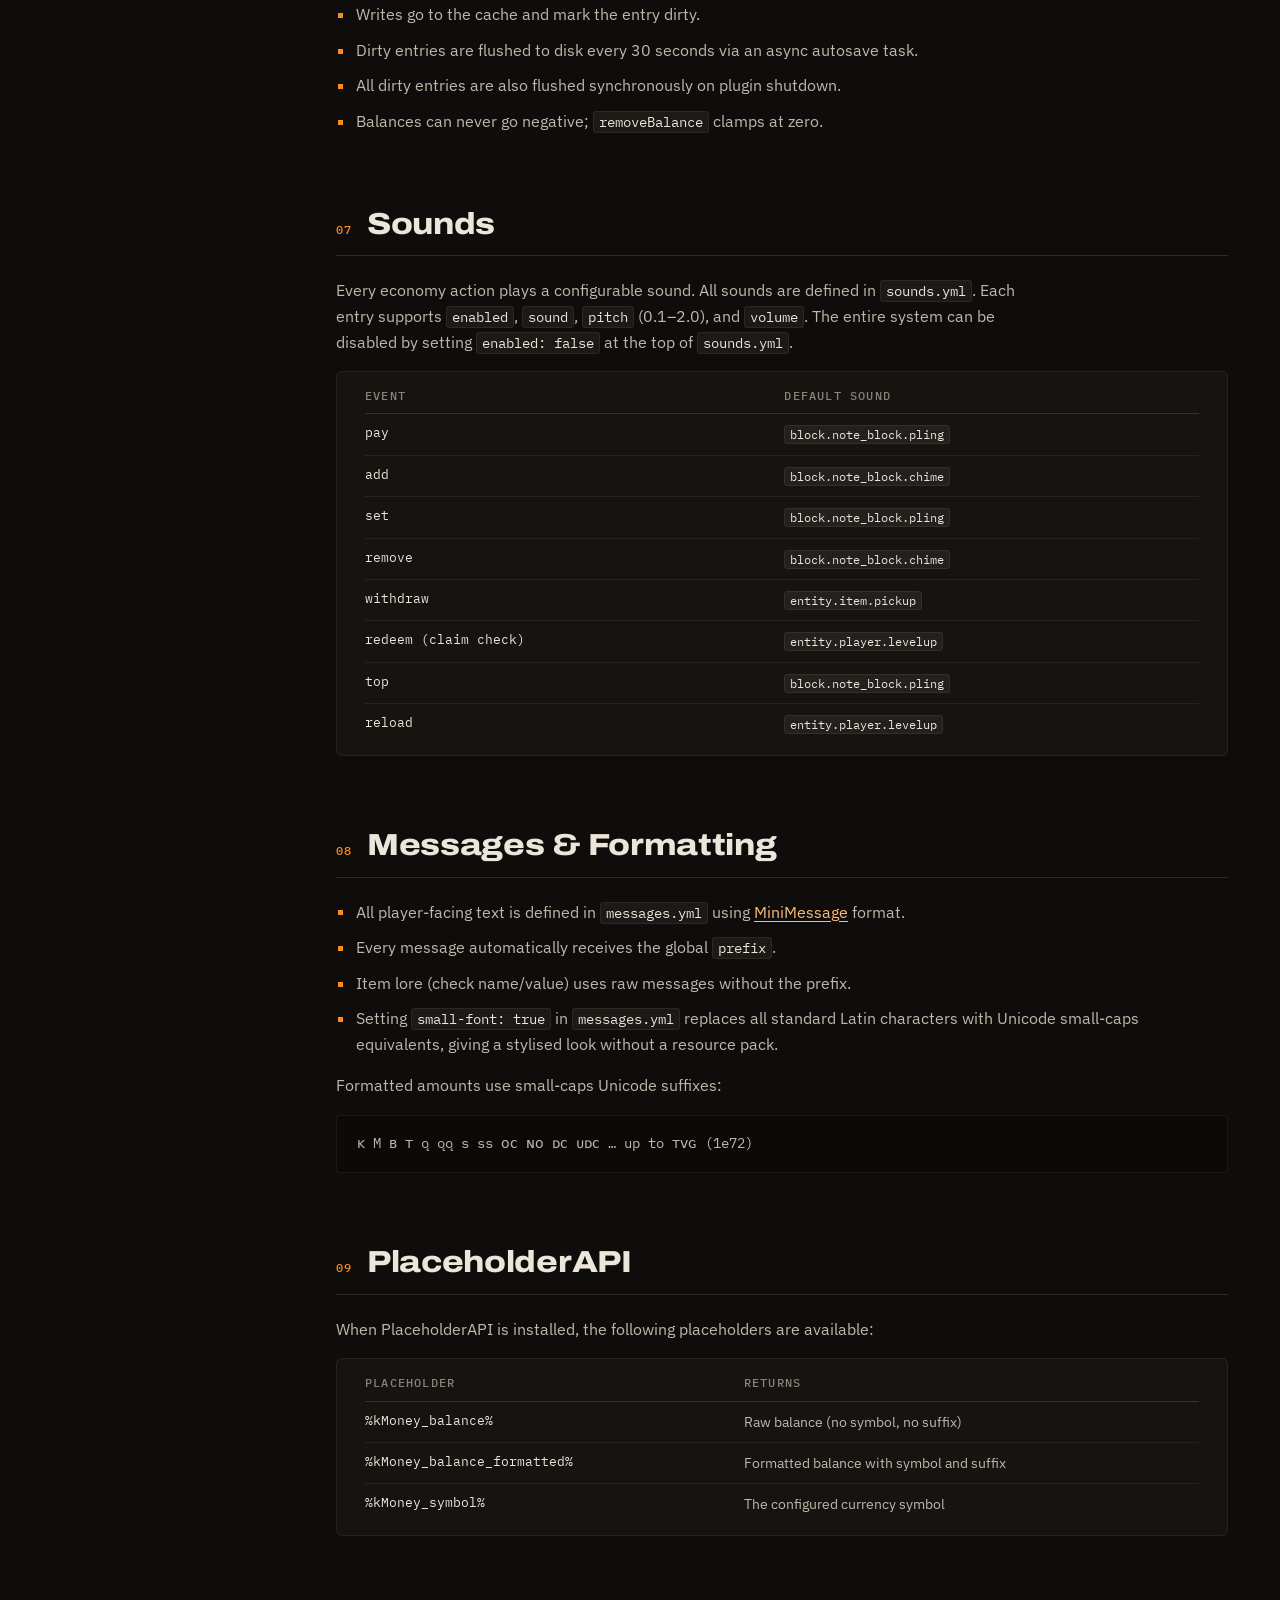
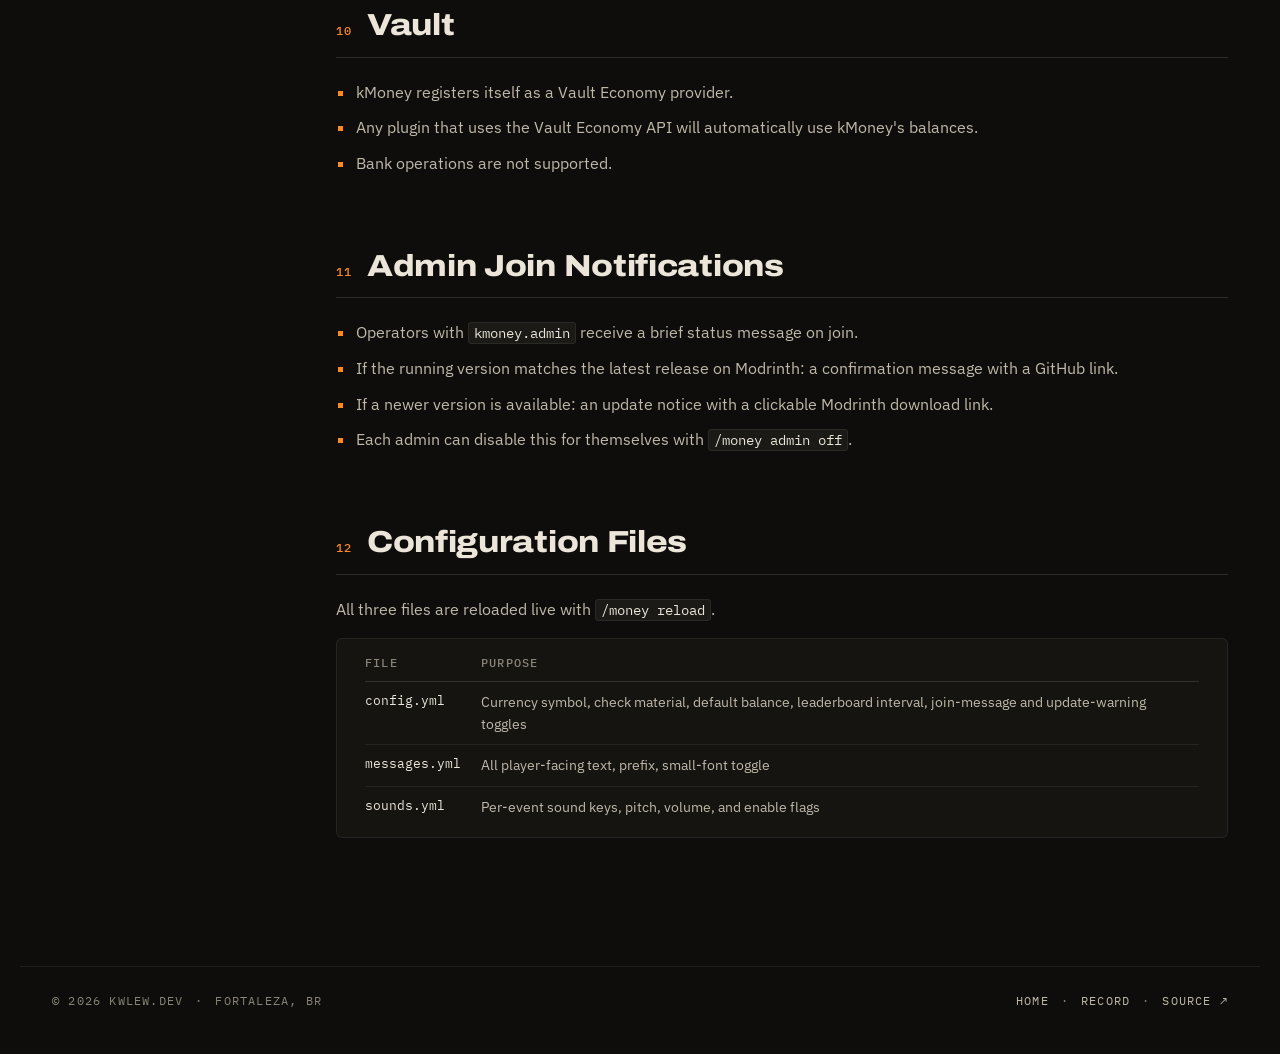
<file: docs/kmoney.html>
<!DOCTYPE html>
<html lang="en">
<head>
  <meta charset="UTF-8" />
  <meta name="viewport" content="width=device-width, initial-scale=1.0" />
  <meta name="description" content="kMoney documentation: commands, permissions, money checks, storage, sounds, PlaceholderAPI, and configuration reference." />
  <meta property="og:type"             content="website" />
  <meta property="og:url"              content="https://kwlew.dev/docs/kmoney.html" />
  <meta property="og:title"            content="kMoney Docs &bull; kwlew.dev" />
  <meta property="og:description"      content="kMoney documentation: commands, permissions, money checks, PlaceholderAPI, and configuration reference." />
  <meta property="og:image"            content="https://kwlew.dev/assets/images/og-image.png?v=2" />
  <meta name="twitter:card"            content="summary_large_image" />
  <meta name="twitter:title"           content="kMoney Docs • kwlew.dev" />
  <meta name="twitter:description"     content="kMoney documentation: commands, permissions, money checks, PlaceholderAPI, and configuration reference." />
  <meta name="twitter:image"           content="https://kwlew.dev/assets/images/og-image.png?v=2" />
  <meta name="theme-color" content="#0e0d0b" />
  <title>kMoney Docs &bull; kwlew.dev</title>
  <link rel="icon" type="image/png" sizes="32x32" href="/assets/images/favicon-32.png">
  <link rel="icon" type="image/png" sizes="64x64" href="/assets/images/favicon-64.png">
  <link rel="preconnect" href="https://fonts.googleapis.com">
  <link rel="preconnect" href="https://fonts.gstatic.com" crossorigin>
  <link href="https://fonts.googleapis.com/css2?family=Archivo:wdth,wght@62..125,400..900&family=IBM+Plex+Sans:wght@400;500;600&family=IBM+Plex+Mono:wght@400;500;600&display=swap" rel="stylesheet">
  <link rel="stylesheet" href="/assets/css/main.css?v=34">
</head>
<body>
  <a class="skip-link" href="#main">Skip to content</a>
  <canvas id="particles-bg" aria-hidden="true"></canvas>
  <nav class="topbar" aria-label="Main navigation">
    <div class="wrap topbar-inner">
      <a href="/" class="brand vt-brand">KWLEW<span>.DEV</span></a>

      <div class="nav">
        <a href="/#work" class="nav-item" aria-current="page">Work</a>
        <a href="/#record" class="nav-item">Record</a>
        <a href="/#stack" class="nav-item">Stack</a>
        <a href="/#live" class="nav-item">Live</a>
        <a href="/#contact" class="nav-item">Contact</a>
      </div>

      <div class="topbar-meta">
        <a class="availability" href="/#contact"><span class="led ok" aria-hidden="true"></span>Available</a>
      </div>
    </div>
  </nav>

  <main class="wrap page" id="main">

    <!-- ===== HERO ===== -->
    <section class="page-hero page-hero--solo" aria-label="Introduction">
      <div>
        <p class="kicker">Documentation / kMoney</p>
        <h1 class="page-title page-title--name vt-kmoney">kMoney Docs</h1>
        <p class="hero-sub">Complete reference for commands, permissions, storage, sounds and configuration.</p>
        <div class="hero-actions">
          <a class="btn secondary" href="/plugins/kmoney.html">
            <span>Plugin page</span>
            <svg class="arrow" width="15" height="15" viewBox="0 0 24 24" fill="none" stroke="currentColor" stroke-width="2.2" stroke-linecap="round" stroke-linejoin="round" aria-hidden="true"><path d="M5 12h14"></path><path d="m13 6 6 6-6 6"></path></svg>
          </a>
          <a class="btn secondary" href="https://github.com/kwlew/kMoney" target="_blank" rel="noopener noreferrer">
            <svg class="btn-icon" viewBox="0 0 24 24" fill="currentColor" aria-hidden="true"><path d="M12 .5C5.65.5.5 5.65.5 12c0 5.1 3.29 9.43 7.86 10.96.57.1.78-.25.78-.56 0-.27-.01-1.16-.02-2.1-3.2.7-3.88-1.54-3.88-1.54-.52-1.32-1.28-1.67-1.28-1.67-1.05-.72.08-.71.08-.71 1.16.08 1.77 1.2 1.77 1.2 1.03 1.76 2.7 1.25 3.36.96.1-.75.4-1.25.72-1.54-2.55-.29-5.23-1.27-5.23-5.66 0-1.25.45-2.27 1.2-3.07-.12-.3-.52-1.52.12-3.17 0 0 .98-.31 3.2 1.17a11.1 11.1 0 0 1 2.92-.39c.99 0 2 .13 2.92.39 2.22-1.48 3.2-1.17 3.2-1.17.64 1.65.24 2.87.12 3.17.75.8 1.2 1.82 1.2 3.07 0 4.4-2.69 5.37-5.25 5.65.41.35.77 1.04.77 2.1 0 1.52-.01 2.74-.01 3.11 0 .31.2.67.79.56A11.51 11.51 0 0 0 23.5 12C23.5 5.65 18.35.5 12 .5z"/></svg>
            <span>Source</span>
          </a>
        </div>
      </div>
    </section>

    <div class="doc">
      <nav class="doc-nav" aria-label="Contents">
        <span class="doc-nav-title">Contents</span>
        <ol>
          <li><a href="#commands"><span>01</span>Commands</a></li>
          <li><a href="#amounts"><span>02</span>Amount Format</a></li>
          <li><a href="#permissions"><span>03</span>Permissions</a></li>
          <li><a href="#checks"><span>04</span>Money Checks</a></li>
          <li><a href="#leaderboard"><span>05</span>Leaderboard</a></li>
          <li><a href="#storage"><span>06</span>Storage</a></li>
          <li><a href="#sounds"><span>07</span>Sounds</a></li>
          <li><a href="#messages"><span>08</span>Messages and Formatting</a></li>
          <li><a href="#papi"><span>09</span>PlaceholderAPI</a></li>
          <li><a href="#vault"><span>10</span>Vault</a></li>
          <li><a href="#admin"><span>11</span>Admin Join Notifications</a></li>
          <li><a href="#config"><span>12</span>Configuration Files</a></li>
        </ol>
      </nav>

      <div class="doc-main">
      <section class="doc-section" id="commands" aria-labelledby="commands-title">
        <div class="doc-head"><span class="ch-num">01</span><h2 id="commands-title">Commands</h2></div>
        <div class="doc-body">
          <p>All subcommands are under <code>/money</code>. The root command <code>/balance</code> is an alias for <code>/money</code>.</p>
          <div class="panel">
            <table class="cmd-table">
              <thead>
                <tr>
                  <th>Command</th>
                  <th>Description</th>
                  <th>Permission</th>
                </tr>
              </thead>
              <tbody>
                <tr>
                  <td>/money</td>
                  <td>Show your own balance</td>
                  <td><code>kmoney.command.money</code></td>
                </tr>
                <tr>
                  <td>/money balance</td>
                  <td>Show your own balance</td>
                  <td><code>kmoney.command.money</code></td>
                </tr>
                <tr>
                  <td>/money balance &lt;player&gt;</td>
                  <td>Show another player's balance</td>
                  <td><code>kmoney.command.money</code></td>
                </tr>
                <tr>
                  <td>/money pay &lt;player&gt; &lt;amount&gt;</td>
                  <td>Send money to another player</td>
                  <td><code>kmoney.command.money.pay</code></td>
                </tr>
                <tr>
                  <td>/money top [page]</td>
                  <td>Show the richest players (10 per page)</td>
                  <td><code>kmoney.command.money.top</code></td>
                </tr>
                <tr>
                  <td>/money withdraw &lt;amount|all&gt; [notes]</td>
                  <td>Convert balance into a physical money check item</td>
                  <td><code>kmoney.command.money.withdraw</code></td>
                </tr>
                <tr>
                  <td>/money add &lt;player&gt; &lt;amount&gt;</td>
                  <td>Add money to a player's balance</td>
                  <td><code>kmoney.command.money.add</code></td>
                </tr>
                <tr>
                  <td>/money remove &lt;player&gt; &lt;amount|all&gt;</td>
                  <td>Remove money from a player's balance</td>
                  <td><code>kmoney.command.money.remove</code></td>
                </tr>
                <tr>
                  <td>/money set &lt;player&gt; &lt;amount&gt;</td>
                  <td>Set a player's balance to an exact value</td>
                  <td><code>kmoney.command.money.set</code></td>
                </tr>
                <tr>
                  <td>/money admin &lt;on|off&gt;</td>
                  <td>Toggle your own admin join notification</td>
                  <td><code>kmoney.command.money.admin</code></td>
                </tr>
                <tr>
                  <td>/money reload</td>
                  <td>Reload all configuration files live</td>
                  <td><code>kmoney.command.money.reload</code></td>
                </tr>
              </tbody>
            </table>
          </div>
        </div>
      </section>

      <section class="doc-section" id="amounts" aria-labelledby="amounts-title">
        <div class="doc-head"><span class="ch-num">02</span><h2 id="amounts-title">Amount Format</h2></div>
        <div class="doc-body">
          <p>All amount arguments accept shorthand suffixes (case-insensitive). Comma-separated numbers are also accepted. The keyword <code>all</code> is supported by <code>/money remove</code> and <code>/money withdraw</code>.</p>
          <div class="panel">
            <table class="cmd-table">
              <thead>
                <tr>
                  <th>Input</th>
                  <th>Value</th>
                </tr>
              </thead>
              <tbody>
                <tr><td>100</td><td>100</td></tr>
                <tr><td>1k</td><td>1,000</td></tr>
                <tr><td>1m</td><td>1,000,000</td></tr>
                <tr><td>1b</td><td>1,000,000,000</td></tr>
                <tr><td>1t</td><td>1e12</td></tr>
                <tr><td>1q</td><td>1e15</td></tr>
                <tr><td>&hellip;</td><td>up to <code>tvg</code> = 1e72</td></tr>
              </tbody>
            </table>
          </div>
        </div>
      </section>

      <section class="doc-section" id="permissions" aria-labelledby="permissions-title">
        <div class="doc-head"><span class="ch-num">03</span><h2 id="permissions-title">Permissions</h2></div>
        <div class="doc-body">
          <div class="panel">
            <table class="cmd-table">
              <thead>
                <tr>
                  <th>Permission</th>
                  <th>Default</th>
                  <th>Description</th>
                </tr>
              </thead>
              <tbody>
                <tr>
                  <td>kmoney.command.money</td>
                  <td><span class="perm-default everyone">everyone</span></td>
                  <td>Balance checks</td>
                </tr>
                <tr>
                  <td>kmoney.command.money.pay</td>
                  <td><span class="perm-default everyone">everyone</span></td>
                  <td>Pay other players</td>
                </tr>
                <tr>
                  <td>kmoney.command.money.top</td>
                  <td><span class="perm-default everyone">everyone</span></td>
                  <td>View rich list</td>
                </tr>
                <tr>
                  <td>kmoney.command.money.withdraw</td>
                  <td><span class="perm-default everyone">everyone</span></td>
                  <td>Create money checks</td>
                </tr>
                <tr>
                  <td>kmoney.command.money.add</td>
                  <td><span class="perm-default op">op</span></td>
                  <td>Add money to players</td>
                </tr>
                <tr>
                  <td>kmoney.command.money.remove</td>
                  <td><span class="perm-default op">op</span></td>
                  <td>Remove money from players</td>
                </tr>
                <tr>
                  <td>kmoney.command.money.set</td>
                  <td><span class="perm-default op">op</span></td>
                  <td>Set player balances</td>
                </tr>
                <tr>
                  <td>kmoney.command.money.admin</td>
                  <td><span class="perm-default op">op</span></td>
                  <td>Toggle admin join message</td>
                </tr>
                <tr>
                  <td>kmoney.command.money.reload</td>
                  <td><span class="perm-default op">op</span></td>
                  <td>Reload configuration</td>
                </tr>
                <tr>
                  <td>kmoney.admin</td>
                  <td><span class="perm-default op">op</span></td>
                  <td>Grants all of the above</td>
                </tr>
              </tbody>
            </table>
          </div>
        </div>
      </section>

      <section class="doc-section" id="checks" aria-labelledby="checks-title">
        <div class="doc-head"><span class="ch-num">04</span><h2 id="checks-title">Money Checks</h2></div>
        <div class="doc-body">
          <ul class="page-list">
            <li>A money check is a physical in-game item (default: Paper) representing a fixed monetary value.</li>
            <li>Players use <code>/money withdraw</code> to convert balance into checks; right-clicking a check claims its value.</li>
            <li>The item material is configurable via <code>check-material</code> in <code>config.yml</code>.</li>
            <li><code>/money withdraw &lt;amount&gt; &lt;notes&gt;</code> creates a stack of up to 64 checks, each worth <code>amount</code>. Total cost is <code>amount &times; notes</code>.</li>
            <li>Item lore shows the per-note value and the creator's name.</li>
            <li>Checks are protected against duplication through hoppers, villager trades, and piglin bartering.</li>
          </ul>
        </div>
      </section>

      <section class="doc-section" id="leaderboard" aria-labelledby="leaderboard-title">
        <div class="doc-head"><span class="ch-num">05</span><h2 id="leaderboard-title">Leaderboard</h2></div>
        <div class="doc-body">
          <ul class="page-list">
            <li>The rich list is built asynchronously and cached in memory, so <code>/money top</code> is always instant regardless of server size.</li>
            <li>Results are paginated at 10 entries per page.</li>
            <li>Cache refresh interval is set by <code>top-update-interval-seconds</code> in <code>config.yml</code> (default: 300 s).</li>
            <li>The interval is re-applied immediately on <code>/money reload</code>.</li>
            <li>Before each refresh, all pending balance changes are flushed to disk so the leaderboard reflects up-to-date data.</li>
          </ul>
        </div>
      </section>

      <section class="doc-section" id="storage" aria-labelledby="storage-title">
        <div class="doc-head"><span class="ch-num">06</span><h2 id="storage-title">Storage</h2></div>
        <div class="doc-body">
          <ul class="page-list">
            <li>Balances are stored as individual YAML files at <code>plugins/kMoney/players/&lt;uuid&gt;.yml</code>.</li>
            <li>The economy manager keeps an in-memory write-back cache: reads hit the cache first; a miss loads from disk and populates the cache.</li>
            <li>Writes go to the cache and mark the entry dirty.</li>
            <li>Dirty entries are flushed to disk every 30 seconds via an async autosave task.</li>
            <li>All dirty entries are also flushed synchronously on plugin shutdown.</li>
            <li>Balances can never go negative; <code>removeBalance</code> clamps at zero.</li>
          </ul>
        </div>
      </section>

      <section class="doc-section" id="sounds" aria-labelledby="sounds-title">
        <div class="doc-head"><span class="ch-num">07</span><h2 id="sounds-title">Sounds</h2></div>
        <div class="doc-body">
          <p>Every economy action plays a configurable sound. All sounds are defined in <code>sounds.yml</code>. Each entry supports <code>enabled</code>, <code>sound</code>, <code>pitch</code> (0.1&ndash;2.0), and <code>volume</code>. The entire system can be disabled by setting <code>enabled: false</code> at the top of <code>sounds.yml</code>.</p>
          <div class="panel">
            <table class="cmd-table">
              <thead>
                <tr>
                  <th>Event</th>
                  <th>Default Sound</th>
                </tr>
              </thead>
              <tbody>
                <tr><td>pay</td><td><code>block.note_block.pling</code></td></tr>
                <tr><td>add</td><td><code>block.note_block.chime</code></td></tr>
                <tr><td>set</td><td><code>block.note_block.pling</code></td></tr>
                <tr><td>remove</td><td><code>block.note_block.chime</code></td></tr>
                <tr><td>withdraw</td><td><code>entity.item.pickup</code></td></tr>
                <tr><td>redeem (claim check)</td><td><code>entity.player.levelup</code></td></tr>
                <tr><td>top</td><td><code>block.note_block.pling</code></td></tr>
                <tr><td>reload</td><td><code>entity.player.levelup</code></td></tr>
              </tbody>
            </table>
          </div>
        </div>
      </section>

      <section class="doc-section" id="messages" aria-labelledby="messages-title">
        <div class="doc-head"><span class="ch-num">08</span><h2 id="messages-title">Messages &amp; Formatting</h2></div>
        <div class="doc-body">
          <ul class="page-list">
            <li>All player-facing text is defined in <code>messages.yml</code> using <a href="https://docs.advntr.dev/minimessage/format.html" target="_blank" rel="noopener noreferrer" >MiniMessage</a> format.</li>
            <li>Every message automatically receives the global <code>prefix</code>.</li>
            <li>Item lore (check name/value) uses raw messages without the prefix.</li>
            <li>Setting <code>small-font: true</code> in <code>messages.yml</code> replaces all standard Latin characters with Unicode small-caps equivalents, giving a stylised look without a resource pack.</li>
          </ul>
          <p>Formatted amounts use small-caps Unicode suffixes:</p>
          <pre>ᴋ M ʙ ᴛ ǫ ǫǫ ѕ ѕѕ ᴏᴄ ɴᴏ ᴅᴄ ᴜᴅᴄ … up to ᴛᴠɢ (1e72)</pre>
        </div>
      </section>

      <section class="doc-section" id="papi" aria-labelledby="papi-title">
        <div class="doc-head"><span class="ch-num">09</span><h2 id="papi-title">PlaceholderAPI</h2></div>
        <div class="doc-body">
          <p>When PlaceholderAPI is installed, the following placeholders are available:</p>
          <div class="panel">
            <table class="cmd-table">
              <thead>
                <tr>
                  <th>Placeholder</th>
                  <th>Returns</th>
                </tr>
              </thead>
              <tbody>
                <tr>
                  <td>%kMoney_balance%</td>
                  <td>Raw balance (no symbol, no suffix)</td>
                </tr>
                <tr>
                  <td>%kMoney_balance_formatted%</td>
                  <td>Formatted balance with symbol and suffix</td>
                </tr>
                <tr>
                  <td>%kMoney_symbol%</td>
                  <td>The configured currency symbol</td>
                </tr>
              </tbody>
            </table>
          </div>
        </div>
      </section>

      <section class="doc-section" id="vault" aria-labelledby="vault-title">
        <div class="doc-head"><span class="ch-num">10</span><h2 id="vault-title">Vault</h2></div>
        <div class="doc-body">
          <ul class="page-list">
            <li>kMoney registers itself as a Vault Economy provider.</li>
            <li>Any plugin that uses the Vault Economy API will automatically use kMoney's balances.</li>
            <li>Bank operations are not supported.</li>
          </ul>
        </div>
      </section>

      <section class="doc-section" id="admin" aria-labelledby="admin-title">
        <div class="doc-head"><span class="ch-num">11</span><h2 id="admin-title">Admin Join Notifications</h2></div>
        <div class="doc-body">
          <ul class="page-list">
            <li>Operators with <code>kmoney.admin</code> receive a brief status message on join.</li>
            <li>If the running version matches the latest release on Modrinth: a confirmation message with a GitHub link.</li>
            <li>If a newer version is available: an update notice with a clickable Modrinth download link.</li>
            <li>Each admin can disable this for themselves with <code>/money admin off</code>.</li>
          </ul>
        </div>
      </section>

      <section class="doc-section" id="config" aria-labelledby="config-title">
        <div class="doc-head"><span class="ch-num">12</span><h2 id="config-title">Configuration Files</h2></div>
        <div class="doc-body">
          <p>All three files are reloaded live with <code>/money reload</code>.</p>
          <div class="panel">
            <table class="cmd-table">
              <thead>
                <tr>
                  <th>File</th>
                  <th>Purpose</th>
                </tr>
              </thead>
              <tbody>
                <tr>
                  <td>config.yml</td>
                  <td>Currency symbol, check material, default balance, leaderboard interval, join-message and update-warning toggles</td>
                </tr>
                <tr>
                  <td>messages.yml</td>
                  <td>All player-facing text, prefix, small-font toggle</td>
                </tr>
                <tr>
                  <td>sounds.yml</td>
                  <td>Per-event sound keys, pitch, volume, and enable flags</td>
                </tr>
              </tbody>
            </table>
          </div>
        </div>
      </section>
      </div>
    </div>

  </main>

  <footer class="site-footer">
    <div class="site-footer-left">
      <span>&copy; 2026 kwlew.dev</span>
      <span>Fortaleza, BR</span>
    </div>
    <div class="site-footer-left">
      <span><a href="/">Home</a></span>
      <span><a href="/achievements.html">Record</a></span>
      <span><a href="https://github.com/kwlew/kwlew.github.io" target="_blank" rel="noopener noreferrer">Source &#8599;</a></span>
    </div>
  </footer>

  <script src="/assets/js/particles.js?v=4"></script>
</body>
</html>
</file>
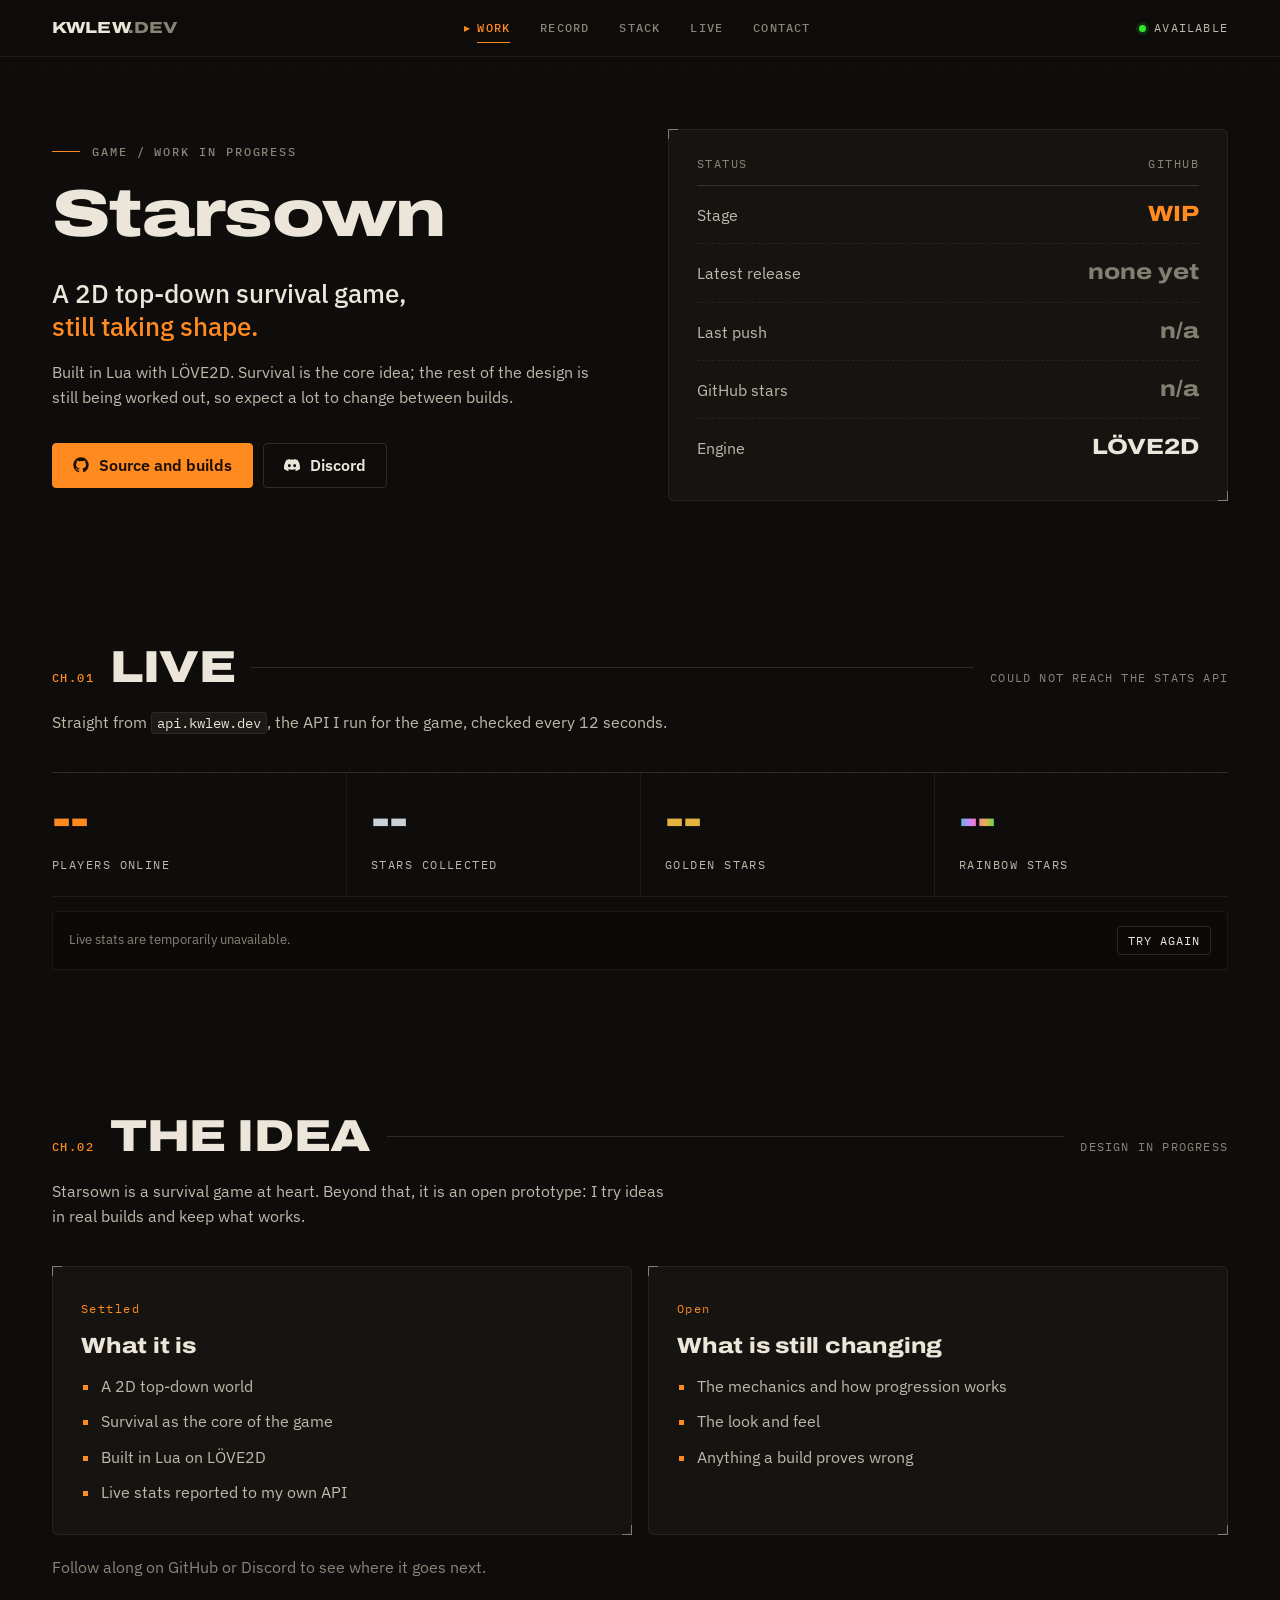
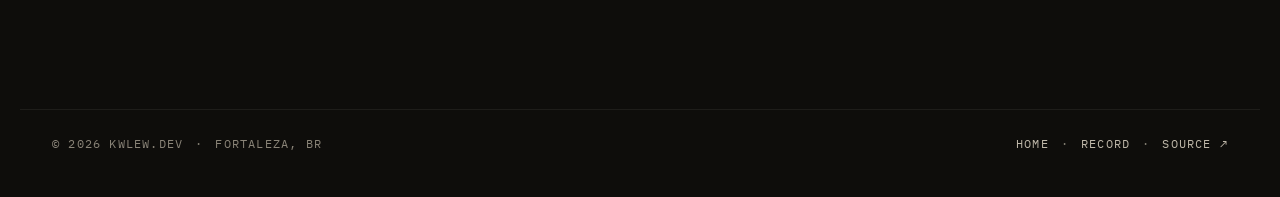
<file: games/starsown.html>
<!DOCTYPE html>
<html lang="en">
<head>
  <meta charset="UTF-8" />
  <meta name="viewport" content="width=device-width, initial-scale=1.0" />
  <meta name="description" content="Starsown: a 2D top-down survival game in the works, built in Lua with L&Ouml;VE2D. Live stats, releases and source." />
  <meta property="og:type"             content="website" />
  <meta property="og:url"              content="https://kwlew.dev/games/starsown.html" />
  <meta property="og:title"            content="Starsown &bull; kwlew.dev" />
  <meta property="og:description"      content="Starsown: a 2D top-down survival game in the works, built in Lua with L&Ouml;VE2D. Live stats, releases and source." />
  <meta property="og:image"            content="https://kwlew.dev/assets/images/og-image.png?v=2" />
  <meta name="twitter:card"            content="summary_large_image" />
  <meta name="twitter:title"           content="Starsown • kwlew.dev" />
  <meta name="twitter:description"     content="A 2D top-down survival game in the works, built in Lua with LÖVE2D." />
  <meta name="twitter:image"           content="https://kwlew.dev/assets/images/og-image.png?v=2" />
  <meta name="theme-color" content="#0e0d0b" />
  <title>Starsown &bull; kwlew.dev</title>
  <link rel="icon" type="image/png" sizes="32x32" href="/assets/images/favicon-32.png">
  <link rel="icon" type="image/png" sizes="64x64" href="/assets/images/favicon-64.png">
  <link rel="preconnect" href="https://fonts.googleapis.com">
  <link rel="preconnect" href="https://fonts.gstatic.com" crossorigin>
  <link href="https://fonts.googleapis.com/css2?family=Archivo:wdth,wght@62..125,400..900&family=IBM+Plex+Sans:wght@400;500;600&family=IBM+Plex+Mono:wght@400;500;600&display=swap" rel="stylesheet">
  <link rel="stylesheet" href="/assets/css/main.css?v=34">
</head>
<body>
  <a class="skip-link" href="#main">Skip to content</a>
  <canvas id="particles-bg" aria-hidden="true"></canvas>
  <nav class="topbar" aria-label="Main navigation">
    <div class="wrap topbar-inner">
      <a href="/" class="brand vt-brand">KWLEW<span>.DEV</span></a>

      <div class="nav">
        <a href="/#work" class="nav-item" aria-current="page">Work</a>
        <a href="/#record" class="nav-item">Record</a>
        <a href="/#stack" class="nav-item">Stack</a>
        <a href="/#live" class="nav-item">Live</a>
        <a href="/#contact" class="nav-item">Contact</a>
      </div>

      <div class="topbar-meta">
        <a class="availability" href="/#contact"><span class="led ok" aria-hidden="true"></span>Available</a>
      </div>
    </div>
  </nav>

  <main class="wrap page" id="main">

    <!-- ===== HERO ===== -->
    <section class="page-hero" aria-label="Introduction">
      <div>
        <p class="kicker">Game / Work in progress</p>
        <h1 class="page-title page-title--name vt-starsown">Starsown</h1>
        <p class="hero-lead">A 2D top-down survival game, <em>still taking shape.</em></p>
        <p class="hero-sub">
          Built in Lua with L&Ouml;VE2D. Survival is the core idea; the rest of the design is
          still being worked out, so expect a lot to change between builds.
        </p>
        <div class="hero-actions">
          <a class="btn" href="https://github.com/kwlew/Starsown" target="_blank" rel="noopener noreferrer">
            <svg class="btn-icon" viewBox="0 0 24 24" fill="currentColor" aria-hidden="true"><path d="M12 .5C5.65.5.5 5.65.5 12c0 5.1 3.29 9.43 7.86 10.96.57.1.78-.25.78-.56 0-.27-.01-1.16-.02-2.1-3.2.7-3.88-1.54-3.88-1.54-.52-1.32-1.28-1.67-1.28-1.67-1.05-.72.08-.71.08-.71 1.16.08 1.77 1.2 1.77 1.2 1.03 1.76 2.7 1.25 3.36.96.1-.75.4-1.25.72-1.54-2.55-.29-5.23-1.27-5.23-5.66 0-1.25.45-2.27 1.2-3.07-.12-.3-.52-1.52.12-3.17 0 0 .98-.31 3.2 1.17a11.1 11.1 0 0 1 2.92-.39c.99 0 2 .13 2.92.39 2.22-1.48 3.2-1.17 3.2-1.17.64 1.65.24 2.87.12 3.17.75.8 1.2 1.82 1.2 3.07 0 4.4-2.69 5.37-5.25 5.65.41.35.77 1.04.77 2.1 0 1.52-.01 2.74-.01 3.11 0 .31.2.67.79.56A11.51 11.51 0 0 0 23.5 12C23.5 5.65 18.35.5 12 .5z"/></svg>
            <span>Source and builds</span>
          </a>
          <a class="btn secondary" href="https://discord.gg/HEQ9PB5UHq" target="_blank" rel="noopener noreferrer">
            <svg class="btn-icon" viewBox="0 0 24 24" fill="currentColor" aria-hidden="true"><path d="M20.317 4.3698a19.7913 19.7913 0 00-4.8851-1.5152.0741.0741 0 00-.0785.0371c-.211.3753-.4447.8648-.6083 1.2495-1.8447-.2762-3.68-.2762-5.4868 0-.1636-.3933-.4058-.8742-.6177-1.2495a.077.077 0 00-.0785-.037 19.7363 19.7363 0 00-4.8852 1.515.0699.0699 0 00-.0321.0277C.5334 9.0458-.319 13.5799.0992 18.0578a.0824.0824 0 00.0312.0561c2.0528 1.5076 4.0413 2.4228 5.9929 3.0294a.0777.0777 0 00.0842-.0276c.4616-.6304.8731-1.2952 1.226-1.9942a.076.076 0 00-.0416-.1057c-.6528-.2476-1.2743-.5495-1.8722-.8923a.077.077 0 01-.0076-.1277c.1258-.0943.2517-.1923.3718-.2914a.0743.0743 0 01.0776-.0105c3.9278 1.7933 8.18 1.7933 12.0614 0a.0739.0739 0 01.0785.0095c.1202.099.246.1981.3728.2924a.077.077 0 01-.0066.1276 12.2986 12.2986 0 01-1.873.8914.0766.0766 0 00-.0407.1067c.3604.698.7719 1.3628 1.225 1.9932a.076.076 0 00.0842.0286c1.961-.6067 3.9495-1.5219 6.0023-3.0294a.077.077 0 00.0313-.0552c.5004-5.177-.8382-9.6739-3.5485-13.6604a.061.061 0 00-.0312-.0286zM8.02 15.3312c-1.1825 0-2.1569-1.0857-2.1569-2.419 0-1.3332.9555-2.4189 2.157-2.4189 1.2108 0 2.1757 1.0952 2.1568 2.419 0 1.3332-.9555 2.4189-2.1569 2.4189zm7.9748 0c-1.1825 0-2.1569-1.0857-2.1569-2.419 0-1.3332.9554-2.4189 2.1569-2.4189 1.2108 0 2.1757 1.0952 2.1568 2.419 0 1.3332-.946 2.4189-2.1568 2.4189Z"/></svg>
            <span>Discord</span>
          </a>
        </div>
      </div>
      <aside class="record-card page-readout ticks" data-repo="kwlew/Starsown" aria-label="Project readouts">
        <div class="scoreboard-head"><span>Status</span><span>GitHub</span></div>
        <div class="score-row award"><span>Stage</span><b>WIP</b></div>
        <div class="score-row" data-stat-row><span>Latest release</span><b><a data-stat="release" target="_blank" rel="noopener noreferrer">--</a></b></div>
        <div class="score-row" data-stat-row><span>Last push</span><b data-stat="pushed">--</b></div>
        <div class="score-row" data-stat-row><span>GitHub stars</span><b data-stat="stars">--</b></div>
        <div class="score-row"><span>Engine</span><b>L&Ouml;VE2D</b></div>
      </aside>
    </section>

    <!-- ===== LIVE ===== -->
    <section class="section" id="live" aria-labelledby="live-title">
      <div class="ch-head">
        <span class="ch-num">CH.01</span>
        <h2 class="ch-title" id="live-title">Live</h2>
        <span class="ch-rule" aria-hidden="true"></span>
        <span class="ch-meta" id="starsown-stats-status-text">Connecting&hellip;</span>
      </div>
      <p class="section-lead">
        Straight from <code>api.kwlew.dev</code>, the API I run for the game, checked every 12 seconds.
      </p>
      <dl class="starsown-stats-grid" id="starsown-stats-grid" aria-live="polite" aria-busy="true">
        <div class="starsown-stat online">
          <dt id="starsown-stat-online">--</dt>
          <dd>Players online</dd>
        </div>
        <div class="starsown-stat stars">
          <dt id="starsown-stat-stars">--</dt>
          <dd>Stars collected</dd>
        </div>
        <div class="starsown-stat golden">
          <dt id="starsown-stat-golden">--</dt>
          <dd>Golden stars</dd>
        </div>
        <div class="starsown-stat rainbow">
          <dt id="starsown-stat-rainbow">--</dt>
          <dd>Rainbow stars</dd>
        </div>
      </dl>
      <noscript>
        <p class="starsown-stats-error">Enable JavaScript to load live Starsown stats.</p>
      </noscript>
    </section>

    <!-- ===== THE IDEA ===== -->
    <section class="section" id="idea" aria-labelledby="idea-title">
      <div class="ch-head">
        <span class="ch-num">CH.02</span>
        <h2 class="ch-title" id="idea-title">The idea</h2>
        <span class="ch-rule" aria-hidden="true"></span>
        <span class="ch-meta">Design in progress</span>
      </div>
      <p class="section-lead">
        Starsown is a survival game at heart. Beyond that, it is an open prototype: I try
        ideas in real builds and keep what works.
      </p>
      <div class="page-cols">
        <article class="page-col ticks">
          <span class="page-col-idx">Settled</span>
          <h3>What it is</h3>
          <ul class="page-list">
            <li>A 2D top-down world</li>
            <li>Survival as the core of the game</li>
            <li>Built in Lua on L&Ouml;VE2D</li>
            <li>Live stats reported to my own API</li>
          </ul>
        </article>
        <article class="page-col ticks">
          <span class="page-col-idx">Open</span>
          <h3>What is still changing</h3>
          <ul class="page-list">
            <li>The mechanics and how progression works</li>
            <li>The look and feel</li>
            <li>Anything a build proves wrong</li>
          </ul>
        </article>
      </div>
      <p class="page-note">Follow along on GitHub or Discord to see where it goes next.</p>
    </section>

  </main>

  <footer class="site-footer">
    <div class="site-footer-left">
      <span>&copy; 2026 kwlew.dev</span>
      <span>Fortaleza, BR</span>
    </div>
    <div class="site-footer-left">
      <span><a href="/">Home</a></span>
      <span><a href="/achievements.html">Record</a></span>
      <span><a href="https://github.com/kwlew/kwlew.github.io" target="_blank" rel="noopener noreferrer">Source &#8599;</a></span>
    </div>
  </footer>

  <script src="/assets/js/particles.js?v=4"></script>
  <script src="/assets/js/repo-stats.js?v=1"></script>
  <script src="/assets/js/starsown-stats.js?v=1"></script>
</body>
</html>
</file>
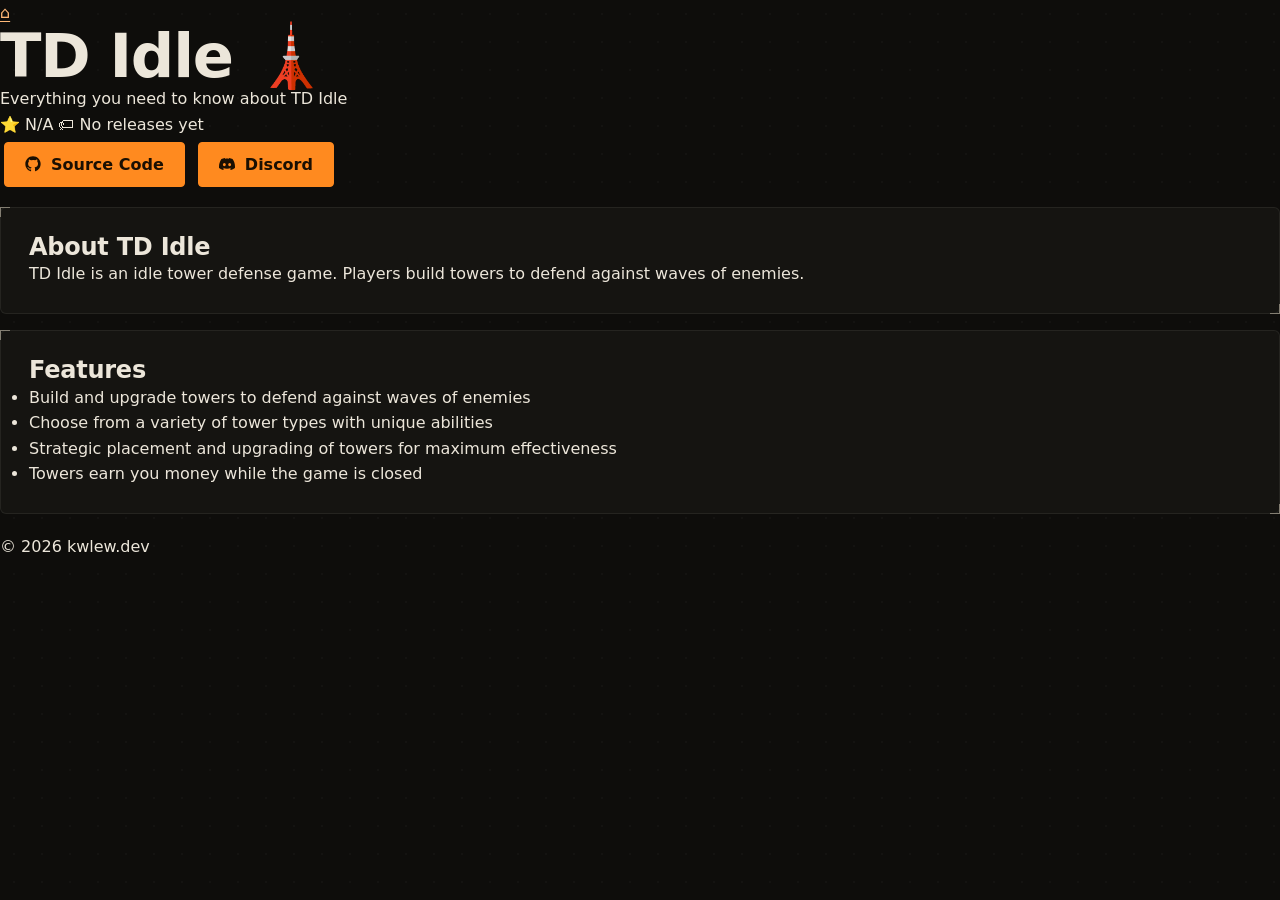
<file: games/tdidle.html>
<!DOCTYPE html>
<html lang="en">
<head>
  <meta charset="UTF-8" />
  <meta name="viewport" content="width=device-width, initial-scale=1.0" />
  <meta name="description" content="TD Idle: an idle tower-defense game built with L&Ouml;VE2D. Download, changelog, and source." />
  <meta property="og:type"             content="website" />
  <meta property="og:url"              content="https://kwlew.dev/games/tdidle.html" />
  <meta property="og:title"            content="TD Idle &bull; kwlew.dev" />
  <meta property="og:description"      content="TD Idle: an idle tower-defense game built with L&Ouml;VE2D. Download, changelog, and source." />
  <meta property="og:image"            content="https://kwlew.dev/assets/images/og-image.png" />
  <meta name="twitter:card"            content="summary_large_image" />
  <meta name="twitter:title"           content="TD Idle • kwlew.dev" />
  <meta name="twitter:description"     content="Everything you need to know about TD Idle." />
  <meta name="twitter:image"           content="https://kwlew.dev/assets/images/og-image.png" />
  <title>TD Idle &bull; kwlew.dev</title>
  <link rel="icon" type="image/png" sizes="32x32" href="/assets/images/favicon-32.png">
  <link rel="icon" type="image/png" sizes="64x64" href="/assets/images/favicon-64.png">
  <link rel="preconnect" href="https://fonts.googleapis.com">
  <link rel="preconnect" href="https://fonts.gstatic.com" crossorigin>
  <link href="https://fonts.googleapis.com/css2?family=Space+Grotesk:wght@500;600;700&family=Inter:wght@400;500;600;700&family=JetBrains+Mono:wght@500;600&display=swap" rel="stylesheet">
  <link rel="stylesheet" href="/assets/css/main.css?v=12">
</head>

<body>
  <canvas id="particles-bg"></canvas>
  <a href="/" class="home-btn" title="Home">&#8962;</a>

  <header>
    <h1>TD Idle <span class="emoji">🗼</span></h1>
    <p class="subtitle">Everything you need to know about TD Idle</p>
  </header>

  <div class="repo-stats">
    <span id="stars">⭐ Loading...</span>
    <span id="version">🏷 Loading...</span>
    <a id="release" href="" target="_blank" rel="noopener noreferrer" hidden></a>
  </div>

  <div class="action-bar">
    <a class="btn github" href="https://github.com/kwlew/TD-Idle" target="_blank" rel="noopener noreferrer">
      <svg class="btn-icon" viewBox="0 0 24 24" fill="currentColor" aria-hidden="true"><path d="M12 .5C5.65.5.5 5.65.5 12c0 5.1 3.29 9.43 7.86 10.96.57.1.78-.25.78-.56 0-.27-.01-1.16-.02-2.1-3.2.7-3.88-1.54-3.88-1.54-.52-1.32-1.28-1.67-1.28-1.67-1.05-.72.08-.71.08-.71 1.16.08 1.77 1.2 1.77 1.2 1.03 1.76 2.7 1.25 3.36.96.1-.75.4-1.25.72-1.54-2.55-.29-5.23-1.27-5.23-5.66 0-1.25.45-2.27 1.2-3.07-.12-.3-.52-1.52.12-3.17 0 0 .98-.31 3.2 1.17a11.1 11.1 0 0 1 2.92-.39c.99 0 2 .13 2.92.39 2.22-1.48 3.2-1.17 3.2-1.17.64 1.65.24 2.87.12 3.17.75.8 1.2 1.82 1.2 3.07 0 4.4-2.69 5.37-5.25 5.65.41.35.77 1.04.77 2.1 0 1.52-.01 2.74-.01 3.11 0 .31.2.67.79.56A11.51 11.51 0 0 0 23.5 12C23.5 5.65 18.35.5 12 .5z"/></svg>
      Source Code
    </a>
    <a class="btn discord" href="https://discord.gg/HEQ9PB5UHq" target="_blank" rel="noopener noreferrer">
      <svg class="btn-icon" viewBox="0 0 24 24" fill="currentColor" aria-hidden="true"><path d="M20.317 4.3698a19.7913 19.7913 0 00-4.8851-1.5152.0741.0741 0 00-.0785.0371c-.211.3753-.4447.8648-.6083 1.2495-1.8447-.2762-3.68-.2762-5.4868 0-.1636-.3933-.4058-.8742-.6177-1.2495a.077.077 0 00-.0785-.037 19.7363 19.7363 0 00-4.8852 1.515.0699.0699 0 00-.0321.0277C.5334 9.0458-.319 13.5799.0992 18.0578a.0824.0824 0 00.0312.0561c2.0528 1.5076 4.0413 2.4228 5.9929 3.0294a.0777.0777 0 00.0842-.0276c.4616-.6304.8731-1.2952 1.226-1.9942a.076.076 0 00-.0416-.1057c-.6528-.2476-1.2743-.5495-1.8722-.8923a.077.077 0 01-.0076-.1277c.1258-.0943.2517-.1923.3718-.2914a.0743.0743 0 01.0776-.0105c3.9278 1.7933 8.18 1.7933 12.0614 0a.0739.0739 0 01.0785.0095c.1202.099.246.1981.3728.2924a.077.077 0 01-.0066.1276 12.2986 12.2986 0 01-1.873.8914.0766.0766 0 00-.0407.1067c.3604.698.7719 1.3628 1.225 1.9932a.076.076 0 00.0842.0286c1.961-.6067 3.9495-1.5219 6.0023-3.0294a.077.077 0 00.0313-.0552c.5004-5.177-.8382-9.6739-3.5485-13.6604a.061.061 0 00-.0312-.0286zM8.02 15.3312c-1.1825 0-2.1569-1.0857-2.1569-2.419 0-1.3332.9555-2.4189 2.157-2.4189 1.2108 0 2.1757 1.0952 2.1568 2.419 0 1.3332-.9555 2.4189-2.1569 2.4189zm7.9748 0c-1.1825 0-2.1569-1.0857-2.1569-2.419 0-1.3332.9554-2.4189 2.1569-2.4189 1.2108 0 2.1757 1.0952 2.1568 2.419 0 1.3332-.946 2.4189-2.1568 2.4189Z"/></svg>
      Discord
    </a>
  </div>
  
  <main class="container" style="padding-bottom: 20px;">

    <div class="card">
        <h2>About TD Idle</h2>
        <p>TD Idle is an idle tower defense game. Players build towers to defend against waves of enemies.</p>
    </div>

    <div class="card">
        <h2>Features</h2>
        <ul>
            <li>Build and upgrade towers to defend against waves of enemies</li>
            <li>Choose from a variety of tower types with unique abilities</li>
            <li>Strategic placement and upgrading of towers for maximum effectiveness</li>
            <li>Towers earn you money while the game is closed</li>
        </ul>
    </div>
  </main>

  <footer>
    <p>&copy; 2026 kwlew.dev</p>
  </footer>

  <script>
    const repo = "kwlew/TD-Idle";

    fetch(`https://api.github.com/repos/${repo}`)
      .then(res => res.ok ? res.json() : Promise.reject())
      .then(data => {
        document.getElementById("stars").textContent = `⭐ ${data.stargazers_count.toLocaleString()}`;
      })
      .catch(() => {
        document.getElementById("stars").textContent = "⭐ N/A";
      });

    fetch(`https://api.github.com/repos/${repo}/releases/latest`)
      .then(res => { if (!res.ok) throw new Error(); return res.json(); })
      .then(data => {
        document.getElementById("version").textContent = `🏷 ${data.tag_name ?? "No version"}`;
        const release = document.getElementById("release");
        release.textContent = `📦 ${data.name || "Latest Release"}`;
        release.href = data.html_url;
        release.hidden = false;
      })
      .catch(() => {
        document.getElementById("version").textContent = "🏷 No releases yet";
      });
  </script>

  <script src="/assets/js/particles.js?v=3"></script>
</body>
</html>
</file>
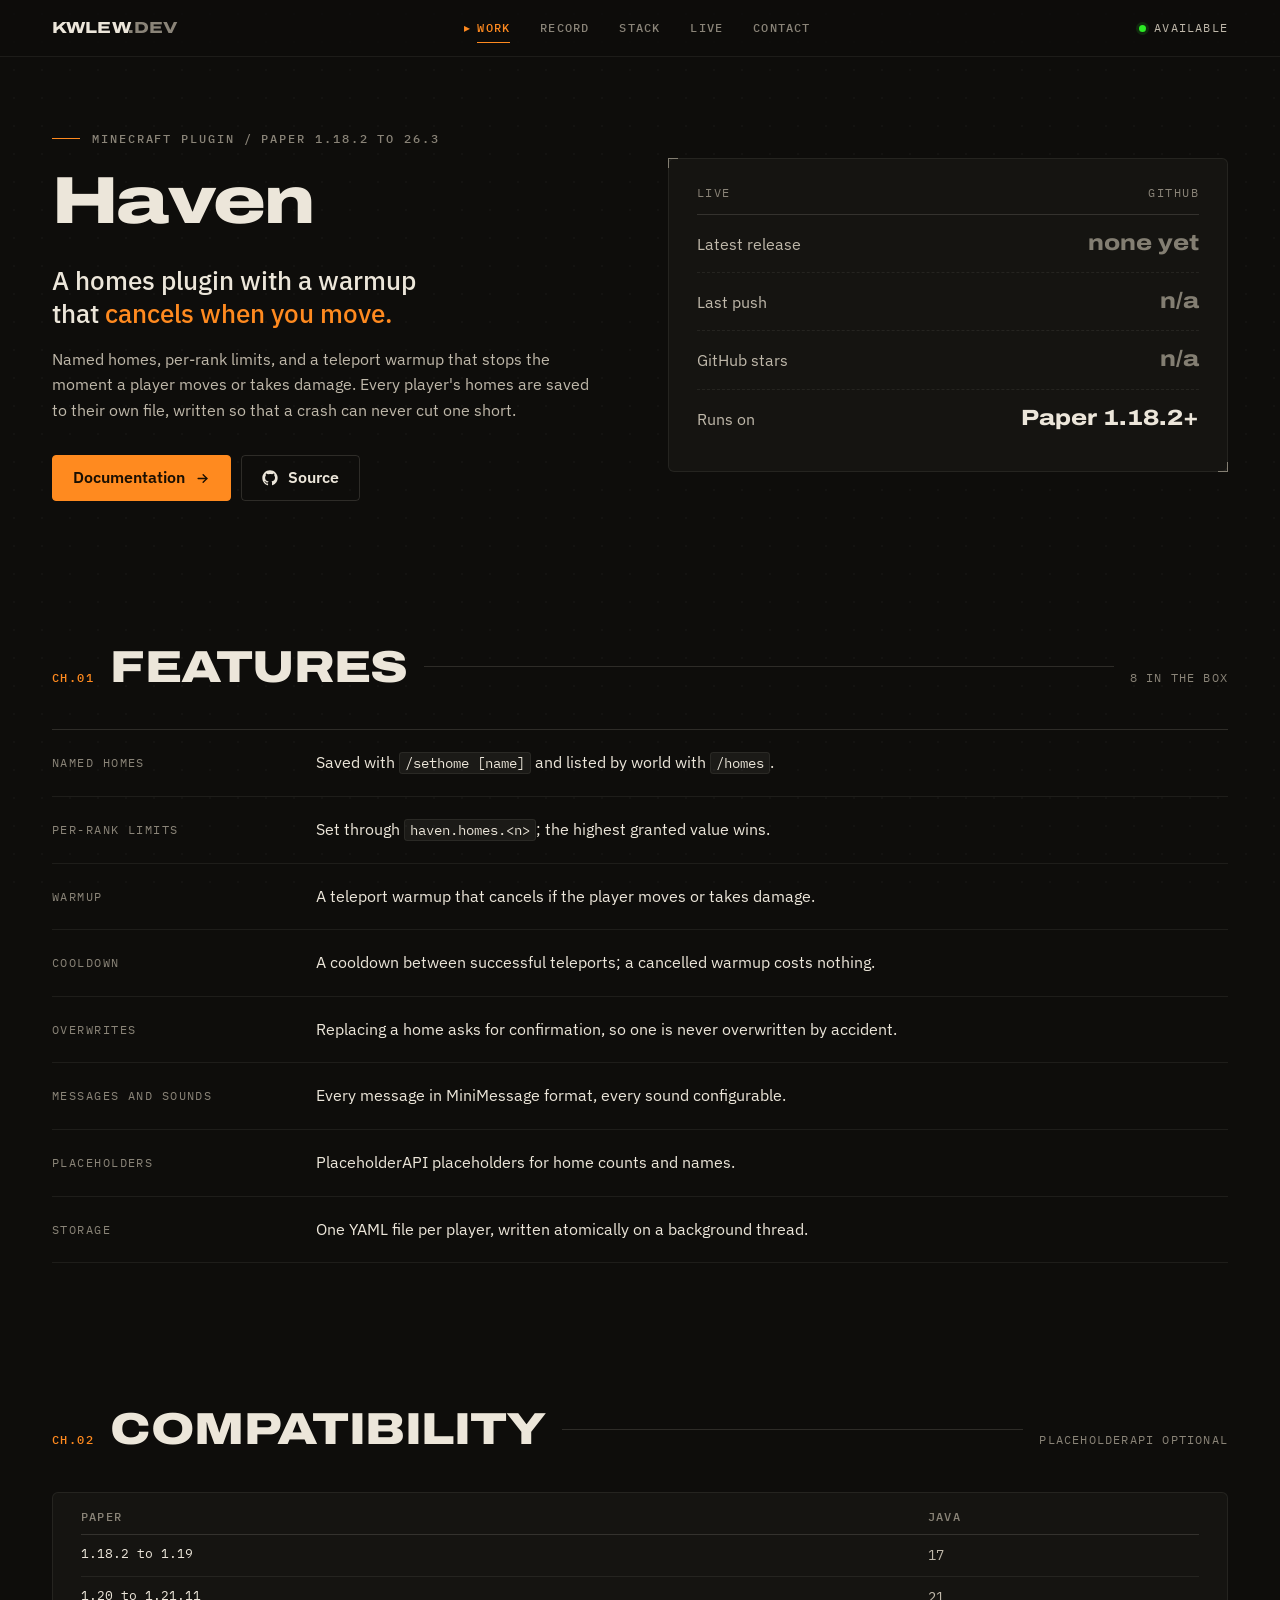
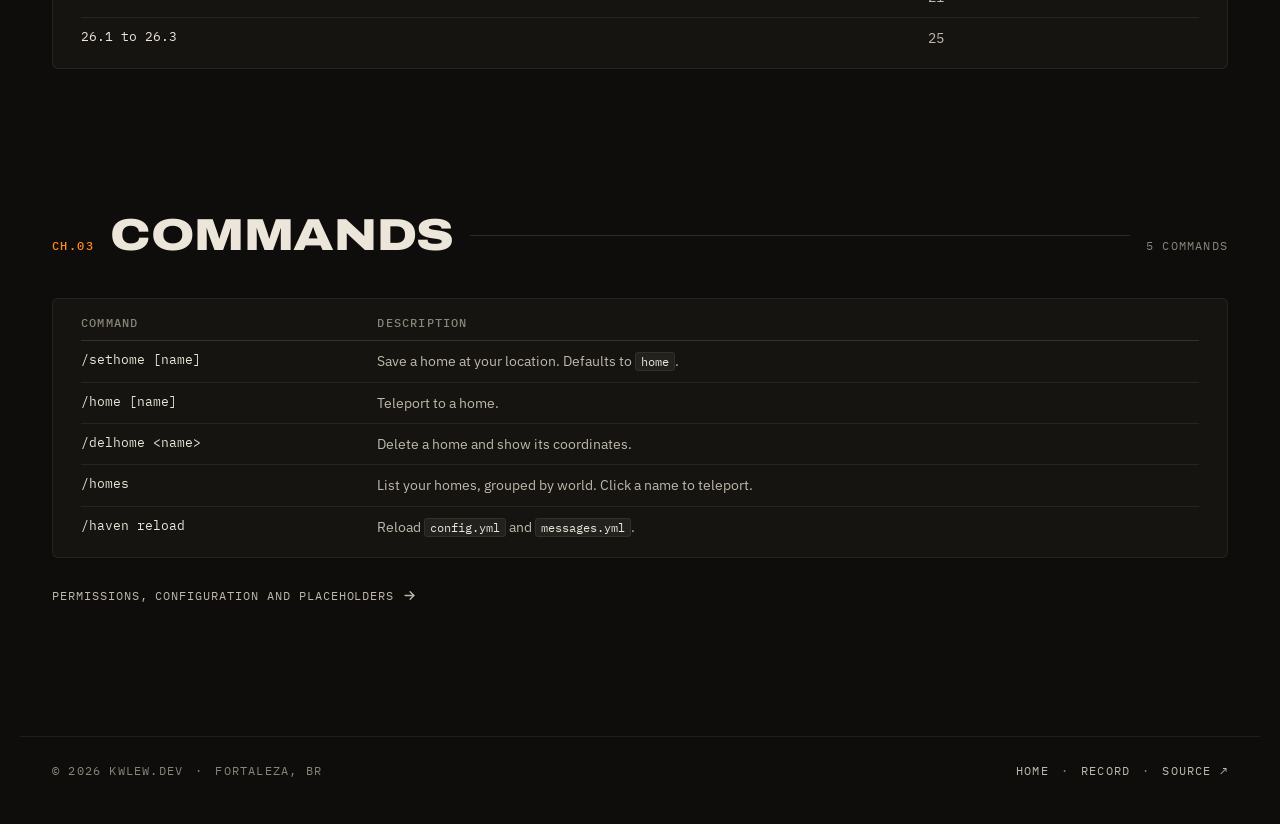
<file: plugins/haven.html>
<!DOCTYPE html>
<html lang="en">
<head>
  <meta charset="UTF-8" />
  <meta name="viewport" content="width=device-width, initial-scale=1.0" />
  <meta name="description" content="Haven: a homes plugin for Paper 1.18.2 to 26.3 with named homes, per-rank limits, a cancellable teleport warmup, and crash-safe per-player storage." />
  <meta property="og:type"             content="website" />
  <meta property="og:url"              content="https://kwlew.dev/plugins/haven.html" />
  <meta property="og:title"            content="Haven &bull; kwlew.dev" />
  <meta property="og:description"      content="Haven: a homes plugin for Paper with named homes, per-rank limits, a cancellable teleport warmup, and crash-safe storage." />
  <meta property="og:image"            content="https://kwlew.dev/assets/images/og-image.png?v=2" />
  <meta name="twitter:card"            content="summary_large_image" />
  <meta name="twitter:title"           content="Haven • kwlew.dev" />
  <meta name="twitter:description"     content="Haven: a homes plugin for Paper with named homes, per-rank limits, a cancellable teleport warmup, and crash-safe storage." />
  <meta name="twitter:image"           content="https://kwlew.dev/assets/images/og-image.png?v=2" />
  <meta name="theme-color" content="#0e0d0b" />
  <title>Haven &bull; kwlew.dev</title>
  <link rel="icon" type="image/png" sizes="32x32" href="/assets/images/favicon-32.png">
  <link rel="icon" type="image/png" sizes="64x64" href="/assets/images/favicon-64.png">
  <link rel="preconnect" href="https://fonts.googleapis.com">
  <link rel="preconnect" href="https://fonts.gstatic.com" crossorigin>
  <link href="https://fonts.googleapis.com/css2?family=Archivo:wdth,wght@62..125,400..900&family=IBM+Plex+Sans:wght@400;500;600&family=IBM+Plex+Mono:wght@400;500;600&display=swap" rel="stylesheet">
  <link rel="stylesheet" href="/assets/css/main.css?v=34">
</head>
<body>
  <a class="skip-link" href="#main">Skip to content</a>
  <canvas id="particles-bg" aria-hidden="true"></canvas>
  <nav class="topbar" aria-label="Main navigation">
    <div class="wrap topbar-inner">
      <a href="/" class="brand vt-brand">KWLEW<span>.DEV</span></a>

      <div class="nav">
        <a href="/#work" class="nav-item" aria-current="page">Work</a>
        <a href="/#record" class="nav-item">Record</a>
        <a href="/#stack" class="nav-item">Stack</a>
        <a href="/#live" class="nav-item">Live</a>
        <a href="/#contact" class="nav-item">Contact</a>
      </div>

      <div class="topbar-meta">
        <a class="availability" href="/#contact"><span class="led ok" aria-hidden="true"></span>Available</a>
      </div>
    </div>
  </nav>

  <main class="wrap page" id="main">

    <!-- ===== HERO ===== -->
    <section class="page-hero" aria-label="Introduction">
      <div>
        <p class="kicker">Minecraft plugin / Paper 1.18.2 to 26.3</p>
        <h1 class="page-title page-title--name vt-haven">Haven</h1>
        <p class="hero-lead">A homes plugin with a warmup that <em>cancels when you move.</em></p>
        <p class="hero-sub">
          Named homes, per-rank limits, and a teleport warmup that stops the moment a player
          moves or takes damage. Every player's homes are saved to their own file, written
          so that a crash can never cut one short.
        </p>
        <div class="hero-actions">
          <a class="btn" href="/docs/haven.html">
            <span>Documentation</span>
            <svg class="arrow" width="15" height="15" viewBox="0 0 24 24" fill="none" stroke="currentColor" stroke-width="2.2" stroke-linecap="round" stroke-linejoin="round" aria-hidden="true"><path d="M5 12h14"></path><path d="m13 6 6 6-6 6"></path></svg>
          </a>
          <a class="btn secondary" href="https://github.com/kwlew/Haven" target="_blank" rel="noopener noreferrer">
            <svg class="btn-icon" viewBox="0 0 24 24" fill="currentColor" aria-hidden="true"><path d="M12 .5C5.65.5.5 5.65.5 12c0 5.1 3.29 9.43 7.86 10.96.57.1.78-.25.78-.56 0-.27-.01-1.16-.02-2.1-3.2.7-3.88-1.54-3.88-1.54-.52-1.32-1.28-1.67-1.28-1.67-1.05-.72.08-.71.08-.71 1.16.08 1.77 1.2 1.77 1.2 1.03 1.76 2.7 1.25 3.36.96.1-.75.4-1.25.72-1.54-2.55-.29-5.23-1.27-5.23-5.66 0-1.25.45-2.27 1.2-3.07-.12-.3-.52-1.52.12-3.17 0 0 .98-.31 3.2 1.17a11.1 11.1 0 0 1 2.92-.39c.99 0 2 .13 2.92.39 2.22-1.48 3.2-1.17 3.2-1.17.64 1.65.24 2.87.12 3.17.75.8 1.2 1.82 1.2 3.07 0 4.4-2.69 5.37-5.25 5.65.41.35.77 1.04.77 2.1 0 1.52-.01 2.74-.01 3.11 0 .31.2.67.79.56A11.51 11.51 0 0 0 23.5 12C23.5 5.65 18.35.5 12 .5z"/></svg>
            <span>Source</span>
          </a>
        </div>
      </div>
      <aside class="record-card page-readout ticks" data-repo="kwlew/Haven" aria-label="Project readouts">
        <div class="scoreboard-head"><span>Live</span><span>GitHub</span></div>
        <div class="score-row award" data-stat-row><span>Latest release</span><b><a data-stat="release" target="_blank" rel="noopener noreferrer">--</a></b></div>
        <div class="score-row" data-stat-row><span>Last push</span><b data-stat="pushed">--</b></div>
        <div class="score-row" data-stat-row><span>GitHub stars</span><b data-stat="stars">--</b></div>
        <div class="score-row"><span>Runs on</span><b>Paper 1.18.2+</b></div>
      </aside>
    </section>

    <!-- ===== FEATURES ===== -->
    <section class="section" id="features" aria-labelledby="features-title">
      <div class="ch-head">
        <span class="ch-num">CH.01</span>
        <h2 class="ch-title" id="features-title">Features</h2>
        <span class="ch-rule" aria-hidden="true"></span>
        <span class="ch-meta">8 in the box</span>
      </div>
      <dl class="spec">
        <div class="spec-row">
          <dt>Named homes</dt>
          <dd>Saved with <code>/sethome [name]</code> and listed by world with <code>/homes</code>.</dd>
        </div>
        <div class="spec-row">
          <dt>Per-rank limits</dt>
          <dd>Set through <code>haven.homes.&lt;n&gt;</code>; the highest granted value wins.</dd>
        </div>
        <div class="spec-row">
          <dt>Warmup</dt>
          <dd>A teleport warmup that cancels if the player moves or takes damage.</dd>
        </div>
        <div class="spec-row">
          <dt>Cooldown</dt>
          <dd>A cooldown between successful teleports; a cancelled warmup costs nothing.</dd>
        </div>
        <div class="spec-row">
          <dt>Overwrites</dt>
          <dd>Replacing a home asks for confirmation, so one is never overwritten by accident.</dd>
        </div>
        <div class="spec-row">
          <dt>Messages and sounds</dt>
          <dd>Every message in MiniMessage format, every sound configurable.</dd>
        </div>
        <div class="spec-row">
          <dt>Placeholders</dt>
          <dd>PlaceholderAPI placeholders for home counts and names.</dd>
        </div>
        <div class="spec-row">
          <dt>Storage</dt>
          <dd>One YAML file per player, written atomically on a background thread.</dd>
        </div>
      </dl>
    </section>

    <!-- ===== COMPATIBILITY ===== -->
    <section class="section" id="compatibility" aria-labelledby="compatibility-title">
      <div class="ch-head">
        <span class="ch-num">CH.02</span>
        <h2 class="ch-title" id="compatibility-title">Compatibility</h2>
        <span class="ch-rule" aria-hidden="true"></span>
        <span class="ch-meta">PlaceholderAPI optional</span>
      </div>
      <div class="panel">
        <table class="cmd-table">
          <thead>
            <tr><th>Paper</th><th>Java</th></tr>
          </thead>
          <tbody>
            <tr><td>1.18.2 to 1.19</td><td>17</td></tr>
            <tr><td>1.20 to 1.21.11</td><td>21</td></tr>
            <tr><td>26.1 to 26.3</td><td>25</td></tr>
          </tbody>
        </table>
      </div>
    </section>

    <!-- ===== COMMANDS ===== -->
    <section class="section" id="commands" aria-labelledby="commands-title">
      <div class="ch-head">
        <span class="ch-num">CH.03</span>
        <h2 class="ch-title" id="commands-title">Commands</h2>
        <span class="ch-rule" aria-hidden="true"></span>
        <span class="ch-meta">5 commands</span>
      </div>
      <div class="panel">
        <table class="cmd-table">
          <thead>
            <tr><th>Command</th><th>Description</th></tr>
          </thead>
          <tbody>
            <tr><td>/sethome [name]</td><td>Save a home at your location. Defaults to <code>home</code>.</td></tr>
            <tr><td>/home [name]</td><td>Teleport to a home.</td></tr>
            <tr><td>/delhome &lt;name&gt;</td><td>Delete a home and show its coordinates.</td></tr>
            <tr><td>/homes</td><td>List your homes, grouped by world. Click a name to teleport.</td></tr>
            <tr><td>/haven reload</td><td>Reload <code>config.yml</code> and <code>messages.yml</code>.</td></tr>
          </tbody>
        </table>
      </div>
      <a class="text-link page-more" href="/docs/haven.html">
        <span>Permissions, configuration and placeholders</span>
        <svg width="15" height="15" viewBox="0 0 24 24" fill="none" stroke="currentColor" stroke-width="2.2" stroke-linecap="round" stroke-linejoin="round" aria-hidden="true"><path d="M5 12h14"></path><path d="m13 6 6 6-6 6"></path></svg>
      </a>
    </section>

  </main>

  <footer class="site-footer">
    <div class="site-footer-left">
      <span>&copy; 2026 kwlew.dev</span>
      <span>Fortaleza, BR</span>
    </div>
    <div class="site-footer-left">
      <span><a href="/">Home</a></span>
      <span><a href="/achievements.html">Record</a></span>
      <span><a href="https://github.com/kwlew/kwlew.github.io" target="_blank" rel="noopener noreferrer">Source &#8599;</a></span>
    </div>
  </footer>

  <script src="/assets/js/particles.js?v=4"></script>
  <script src="/assets/js/repo-stats.js?v=1"></script>
</body>
</html>
</file>
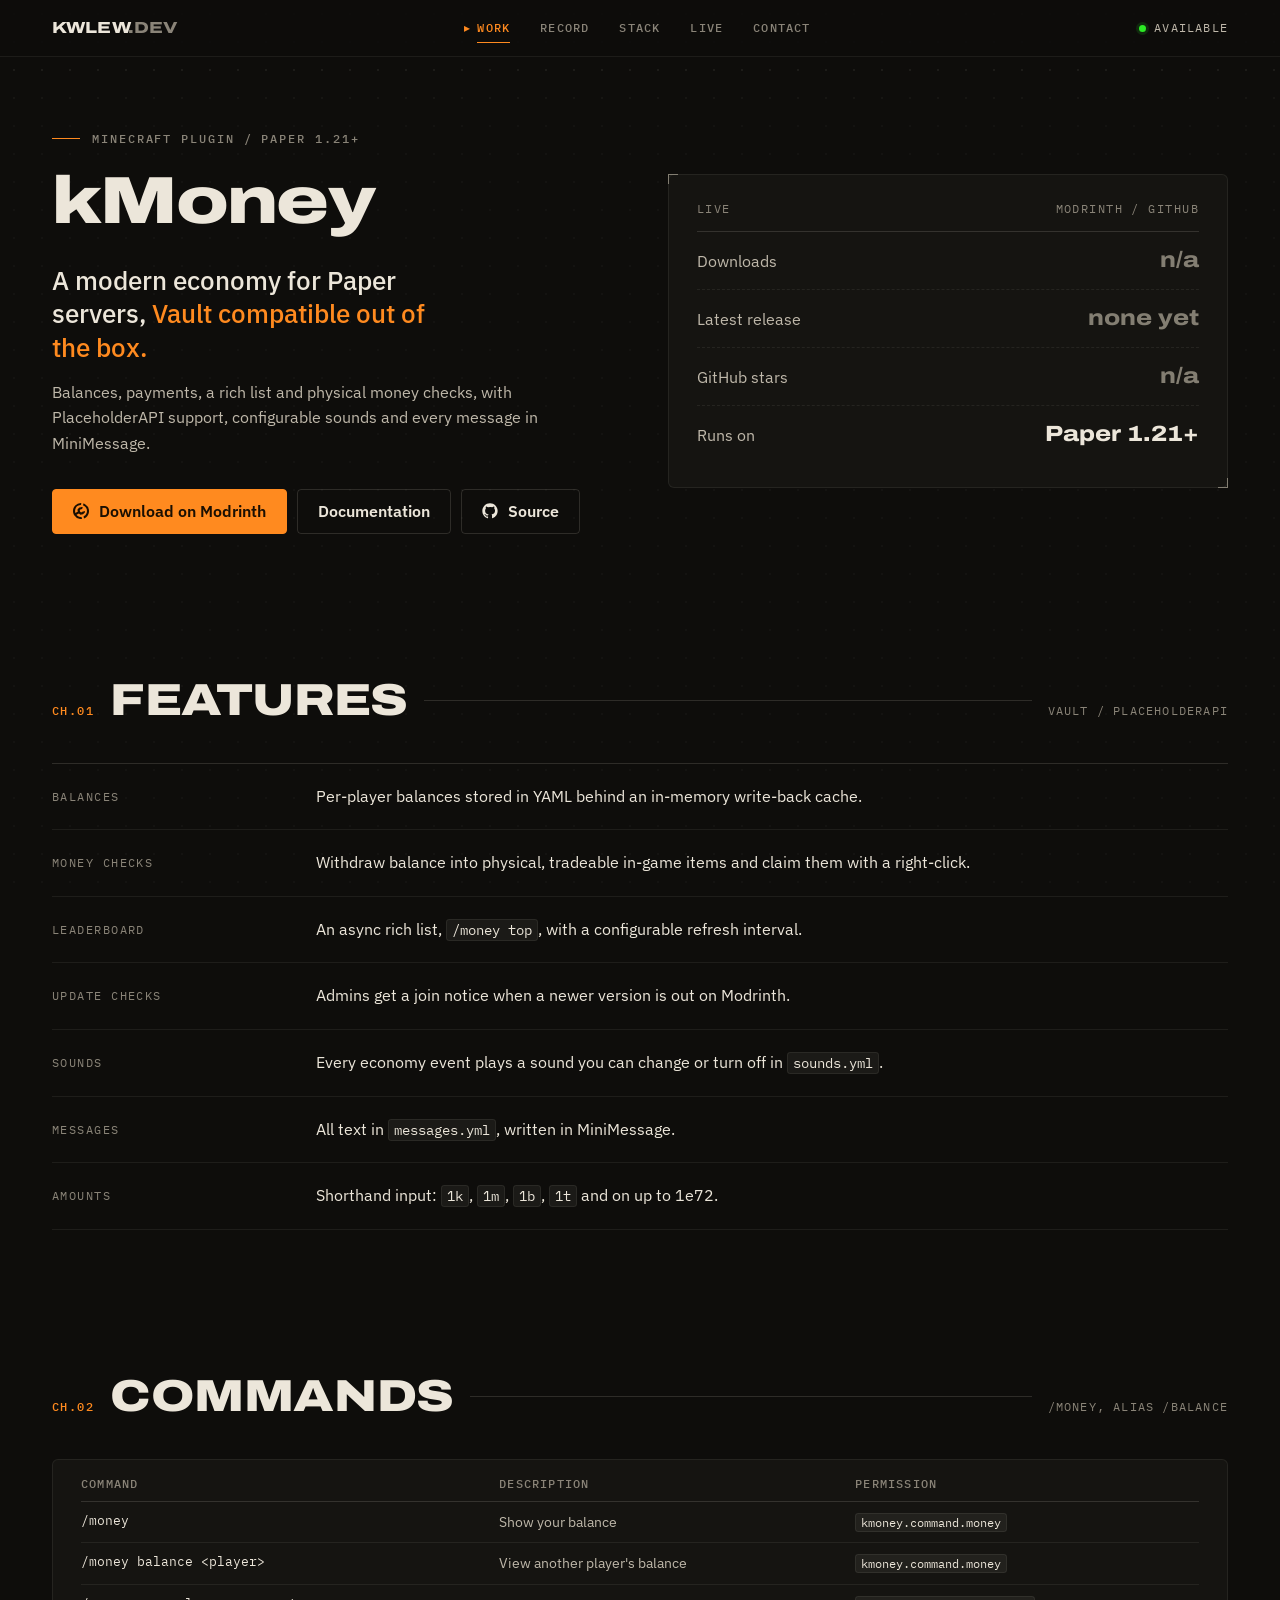
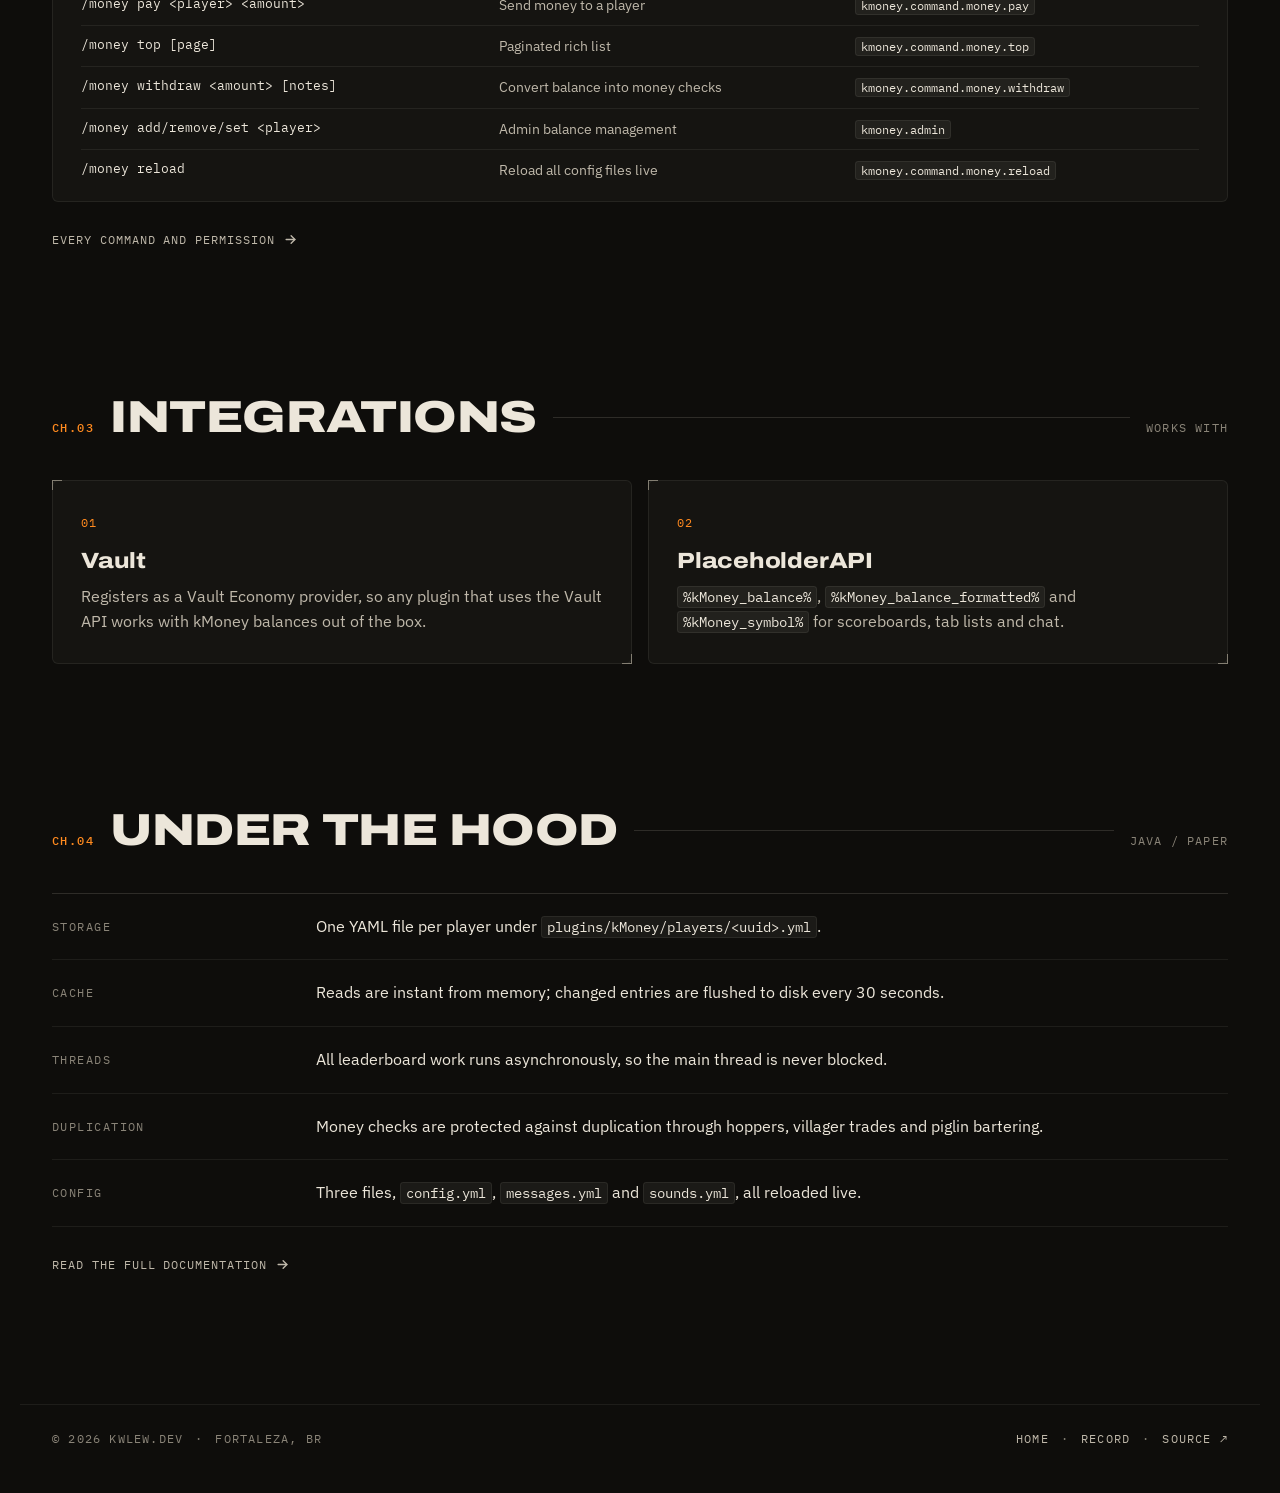
<file: plugins/kmoney.html>
<!DOCTYPE html>
<html lang="en">
<head>
  <meta charset="UTF-8" />
  <meta name="viewport" content="width=device-width, initial-scale=1.0" />
  <meta name="description" content="kMoney: a modern, feature-rich economy plugin for Paper 1.21+. Vault compatible, PlaceholderAPI support, money checks, and more." />
  <meta property="og:type"             content="website" />
  <meta property="og:url"              content="https://kwlew.dev/plugins/kmoney.html" />
  <meta property="og:title"            content="kMoney &bull; kwlew.dev" />
  <meta property="og:description"      content="kMoney: a modern economy plugin for Paper 1.21+. Vault compatible, PlaceholderAPI support, money checks, and more." />
  <meta property="og:image"            content="https://kwlew.dev/assets/images/og-image.png?v=2" />
  <meta name="twitter:card"            content="summary_large_image" />
  <meta name="twitter:title"           content="kMoney • kwlew.dev" />
  <meta name="twitter:description"     content="kMoney: a modern economy plugin for Paper 1.21+. Vault compatible, PlaceholderAPI support, money checks, and more." />
  <meta name="twitter:image"           content="https://kwlew.dev/assets/images/og-image.png?v=2" />
  <meta name="theme-color" content="#0e0d0b" />
  <title>kMoney &bull; kwlew.dev</title>
  <link rel="icon" type="image/png" sizes="32x32" href="/assets/images/favicon-32.png">
  <link rel="icon" type="image/png" sizes="64x64" href="/assets/images/favicon-64.png">
  <link rel="preconnect" href="https://fonts.googleapis.com">
  <link rel="preconnect" href="https://fonts.gstatic.com" crossorigin>
  <link href="https://fonts.googleapis.com/css2?family=Archivo:wdth,wght@62..125,400..900&family=IBM+Plex+Sans:wght@400;500;600&family=IBM+Plex+Mono:wght@400;500;600&display=swap" rel="stylesheet">
  <link rel="stylesheet" href="/assets/css/main.css?v=34">
</head>
<body>
  <a class="skip-link" href="#main">Skip to content</a>
  <canvas id="particles-bg" aria-hidden="true"></canvas>
  <nav class="topbar" aria-label="Main navigation">
    <div class="wrap topbar-inner">
      <a href="/" class="brand vt-brand">KWLEW<span>.DEV</span></a>

      <div class="nav">
        <a href="/#work" class="nav-item" aria-current="page">Work</a>
        <a href="/#record" class="nav-item">Record</a>
        <a href="/#stack" class="nav-item">Stack</a>
        <a href="/#live" class="nav-item">Live</a>
        <a href="/#contact" class="nav-item">Contact</a>
      </div>

      <div class="topbar-meta">
        <a class="availability" href="/#contact"><span class="led ok" aria-hidden="true"></span>Available</a>
      </div>
    </div>
  </nav>

  <main class="wrap page" id="main">

    <!-- ===== HERO ===== -->
    <section class="page-hero" aria-label="Introduction">
      <div>
        <p class="kicker">Minecraft plugin / Paper 1.21+</p>
        <h1 class="page-title page-title--name vt-kmoney">kMoney</h1>
        <p class="hero-lead">A modern economy for Paper servers, <em>Vault compatible out of the box.</em></p>
        <p class="hero-sub">
          Balances, payments, a rich list and physical money checks, with PlaceholderAPI
          support, configurable sounds and every message in MiniMessage.
        </p>
        <div class="hero-actions">
          <a class="btn" href="https://modrinth.com/plugin/kmoney" target="_blank" rel="noopener noreferrer">
            <svg class="btn-icon" viewBox="0 0 24 24" fill="currentColor" aria-hidden="true"><path d="M12.252.004a11.78 11.768 0 0 0-8.92 3.73 11 10.999 0 0 0-2.17 3.11 11.37 11.359 0 0 0-1.16 5.169c0 1.42.17 2.5.6 3.77.24.759.77 1.899 1.17 2.529a12.3 12.298 0 0 0 8.85 5.639c.44.05 2.54.07 2.76.02.2-.04.22.1-.26-1.7l-.36-1.37-1.01-.06a8.5 8.489 0 0 1-5.18-1.8 5.34 5.34 0 0 1-1.3-1.26c0-.05.34-.28.74-.5a37.572 37.545 0 0 1 2.88-1.629c.03 0 .5.45 1.06.98l1 .97 2.07-.43 2.06-.43 1.47-1.47c.8-.8 1.48-1.5 1.48-1.52 0-.09-.42-1.63-.46-1.7-.04-.06-.2-.03-1.02.18-.53.13-1.2.3-1.45.4l-.48.15-.53.53-.53.53-.93.1-.93.07-.52-.5a2.7 2.7 0 0 1-.96-1.7l-.13-.6.43-.57c.68-.9.68-.9 1.46-1.1.4-.1.65-.2.83-.33.13-.099.65-.579 1.14-1.069l.9-.9-.7-.7-.7-.7-1.95.54c-1.07.3-1.96.53-1.97.53-.03 0-2.23 2.48-2.63 2.97l-.29.35.28 1.03c.16.56.3 1.16.31 1.34l.03.3-.34.23c-.37.23-2.22 1.3-2.84 1.63-.36.2-.37.2-.44.1-.08-.1-.23-.6-.32-1.03-.18-.86-.17-2.75.02-3.73a8.84 8.839 0 0 1 7.9-6.93c.43-.03.77-.08.78-.1.06-.17.5-2.999.47-3.039-.01-.02-.1-.02-.2-.03Zm3.68.67c-.2 0-.3.1-.37.38-.06.23-.46 2.42-.46 2.52 0 .04.1.11.22.16a8.51 8.499 0 0 1 2.99 2 8.38 8.379 0 0 1 2.16 3.449 6.9 6.9 0 0 1 .4 2.8c0 1.07 0 1.27-.1 1.73a9.37 9.369 0 0 1-1.76 3.769c-.32.4-.98 1.06-1.37 1.38-.38.32-1.54 1.1-1.7 1.14-.1.03-.1.06-.07.26.03.18.64 2.56.7 2.78l.06.06a12.07 12.058 0 0 0 7.27-9.4c.13-.77.13-2.58 0-3.4a11.96 11.948 0 0 0-5.73-8.578c-.7-.42-2.05-1.06-2.25-1.06Z"/></svg>
            <span>Download on Modrinth</span>
          </a>
          <a class="btn secondary" href="/docs/kmoney.html"><span>Documentation</span></a>
          <a class="btn secondary" href="https://github.com/kwlew/kMoney" target="_blank" rel="noopener noreferrer">
            <svg class="btn-icon" viewBox="0 0 24 24" fill="currentColor" aria-hidden="true"><path d="M12 .5C5.65.5.5 5.65.5 12c0 5.1 3.29 9.43 7.86 10.96.57.1.78-.25.78-.56 0-.27-.01-1.16-.02-2.1-3.2.7-3.88-1.54-3.88-1.54-.52-1.32-1.28-1.67-1.28-1.67-1.05-.72.08-.71.08-.71 1.16.08 1.77 1.2 1.77 1.2 1.03 1.76 2.7 1.25 3.36.96.1-.75.4-1.25.72-1.54-2.55-.29-5.23-1.27-5.23-5.66 0-1.25.45-2.27 1.2-3.07-.12-.3-.52-1.52.12-3.17 0 0 .98-.31 3.2 1.17a11.1 11.1 0 0 1 2.92-.39c.99 0 2 .13 2.92.39 2.22-1.48 3.2-1.17 3.2-1.17.64 1.65.24 2.87.12 3.17.75.8 1.2 1.82 1.2 3.07 0 4.4-2.69 5.37-5.25 5.65.41.35.77 1.04.77 2.1 0 1.52-.01 2.74-.01 3.11 0 .31.2.67.79.56A11.51 11.51 0 0 0 23.5 12C23.5 5.65 18.35.5 12 .5z"/></svg>
            <span>Source</span>
          </a>
        </div>
      </div>
      <aside class="record-card page-readout ticks" data-repo="kwlew/kMoney" data-modrinth="kmoney" aria-label="Project readouts">
        <div class="scoreboard-head"><span>Live</span><span>Modrinth / GitHub</span></div>
        <div class="score-row award" data-stat-row><span>Downloads</span><b data-stat="downloads">--</b></div>
        <div class="score-row" data-stat-row><span>Latest release</span><b><a data-stat="release" target="_blank" rel="noopener noreferrer">--</a></b></div>
        <div class="score-row" data-stat-row><span>GitHub stars</span><b data-stat="stars">--</b></div>
        <div class="score-row"><span>Runs on</span><b>Paper 1.21+</b></div>
      </aside>
    </section>

    <!-- ===== FEATURES ===== -->
    <section class="section" id="features" aria-labelledby="features-title">
      <div class="ch-head">
        <span class="ch-num">CH.01</span>
        <h2 class="ch-title" id="features-title">Features</h2>
        <span class="ch-rule" aria-hidden="true"></span>
        <span class="ch-meta">Vault / PlaceholderAPI</span>
      </div>
      <dl class="spec">
        <div class="spec-row">
          <dt>Balances</dt>
          <dd>Per-player balances stored in YAML behind an in-memory write-back cache.</dd>
        </div>
        <div class="spec-row">
          <dt>Money checks</dt>
          <dd>Withdraw balance into physical, tradeable in-game items and claim them with a right-click.</dd>
        </div>
        <div class="spec-row">
          <dt>Leaderboard</dt>
          <dd>An async rich list, <code>/money top</code>, with a configurable refresh interval.</dd>
        </div>
        <div class="spec-row">
          <dt>Update checks</dt>
          <dd>Admins get a join notice when a newer version is out on Modrinth.</dd>
        </div>
        <div class="spec-row">
          <dt>Sounds</dt>
          <dd>Every economy event plays a sound you can change or turn off in <code>sounds.yml</code>.</dd>
        </div>
        <div class="spec-row">
          <dt>Messages</dt>
          <dd>All text in <code>messages.yml</code>, written in MiniMessage.</dd>
        </div>
        <div class="spec-row">
          <dt>Amounts</dt>
          <dd>Shorthand input: <code>1k</code>, <code>1m</code>, <code>1b</code>, <code>1t</code> and on up to 1e72.</dd>
        </div>
      </dl>
    </section>

    <!-- ===== COMMANDS ===== -->
    <section class="section" id="commands" aria-labelledby="commands-title">
      <div class="ch-head">
        <span class="ch-num">CH.02</span>
        <h2 class="ch-title" id="commands-title">Commands</h2>
        <span class="ch-rule" aria-hidden="true"></span>
        <span class="ch-meta">/money, alias /balance</span>
      </div>
      <div class="panel">
        <table class="cmd-table">
          <thead>
            <tr><th>Command</th><th>Description</th><th>Permission</th></tr>
          </thead>
          <tbody>
            <tr><td>/money</td><td>Show your balance</td><td><code>kmoney.command.money</code></td></tr>
            <tr><td>/money balance &lt;player&gt;</td><td>View another player's balance</td><td><code>kmoney.command.money</code></td></tr>
            <tr><td>/money pay &lt;player&gt; &lt;amount&gt;</td><td>Send money to a player</td><td><code>kmoney.command.money.pay</code></td></tr>
            <tr><td>/money top [page]</td><td>Paginated rich list</td><td><code>kmoney.command.money.top</code></td></tr>
            <tr><td>/money withdraw &lt;amount&gt; [notes]</td><td>Convert balance into money checks</td><td><code>kmoney.command.money.withdraw</code></td></tr>
            <tr><td>/money add/remove/set &lt;player&gt;</td><td>Admin balance management</td><td><code>kmoney.admin</code></td></tr>
            <tr><td>/money reload</td><td>Reload all config files live</td><td><code>kmoney.command.money.reload</code></td></tr>
          </tbody>
        </table>
      </div>
      <a class="text-link page-more" href="/docs/kmoney.html#commands">
        <span>Every command and permission</span>
        <svg width="15" height="15" viewBox="0 0 24 24" fill="none" stroke="currentColor" stroke-width="2.2" stroke-linecap="round" stroke-linejoin="round" aria-hidden="true"><path d="M5 12h14"></path><path d="m13 6 6 6-6 6"></path></svg>
      </a>
    </section>

    <!-- ===== INTEGRATIONS ===== -->
    <section class="section" id="integrations" aria-labelledby="integrations-title">
      <div class="ch-head">
        <span class="ch-num">CH.03</span>
        <h2 class="ch-title" id="integrations-title">Integrations</h2>
        <span class="ch-rule" aria-hidden="true"></span>
        <span class="ch-meta">Works with</span>
      </div>
      <div class="page-cols">
        <article class="page-col ticks">
          <span class="page-col-idx">01</span>
          <h3>Vault</h3>
          <p>Registers as a Vault Economy provider, so any plugin that uses the Vault API works with kMoney balances out of the box.</p>
        </article>
        <article class="page-col ticks">
          <span class="page-col-idx">02</span>
          <h3>PlaceholderAPI</h3>
          <p><code>%kMoney_balance%</code>, <code>%kMoney_balance_formatted%</code> and <code>%kMoney_symbol%</code> for scoreboards, tab lists and chat.</p>
        </article>
      </div>
    </section>

    <!-- ===== UNDER THE HOOD ===== -->
    <section class="section" id="architecture" aria-labelledby="architecture-title">
      <div class="ch-head">
        <span class="ch-num">CH.04</span>
        <h2 class="ch-title" id="architecture-title">Under the hood</h2>
        <span class="ch-rule" aria-hidden="true"></span>
        <span class="ch-meta">Java / Paper</span>
      </div>
      <dl class="spec">
        <div class="spec-row">
          <dt>Storage</dt>
          <dd>One YAML file per player under <code>plugins/kMoney/players/&lt;uuid&gt;.yml</code>.</dd>
        </div>
        <div class="spec-row">
          <dt>Cache</dt>
          <dd>Reads are instant from memory; changed entries are flushed to disk every 30 seconds.</dd>
        </div>
        <div class="spec-row">
          <dt>Threads</dt>
          <dd>All leaderboard work runs asynchronously, so the main thread is never blocked.</dd>
        </div>
        <div class="spec-row">
          <dt>Duplication</dt>
          <dd>Money checks are protected against duplication through hoppers, villager trades and piglin bartering.</dd>
        </div>
        <div class="spec-row">
          <dt>Config</dt>
          <dd>Three files, <code>config.yml</code>, <code>messages.yml</code> and <code>sounds.yml</code>, all reloaded live.</dd>
        </div>
      </dl>
      <a class="text-link page-more" href="/docs/kmoney.html">
        <span>Read the full documentation</span>
        <svg width="15" height="15" viewBox="0 0 24 24" fill="none" stroke="currentColor" stroke-width="2.2" stroke-linecap="round" stroke-linejoin="round" aria-hidden="true"><path d="M5 12h14"></path><path d="m13 6 6 6-6 6"></path></svg>
      </a>
    </section>

  </main>

  <footer class="site-footer">
    <div class="site-footer-left">
      <span>&copy; 2026 kwlew.dev</span>
      <span>Fortaleza, BR</span>
    </div>
    <div class="site-footer-left">
      <span><a href="/">Home</a></span>
      <span><a href="/achievements.html">Record</a></span>
      <span><a href="https://github.com/kwlew/kwlew.github.io" target="_blank" rel="noopener noreferrer">Source &#8599;</a></span>
    </div>
  </footer>

  <script src="/assets/js/particles.js?v=4"></script>
  <script src="/assets/js/repo-stats.js?v=1"></script>
</body>
</html>
</file>
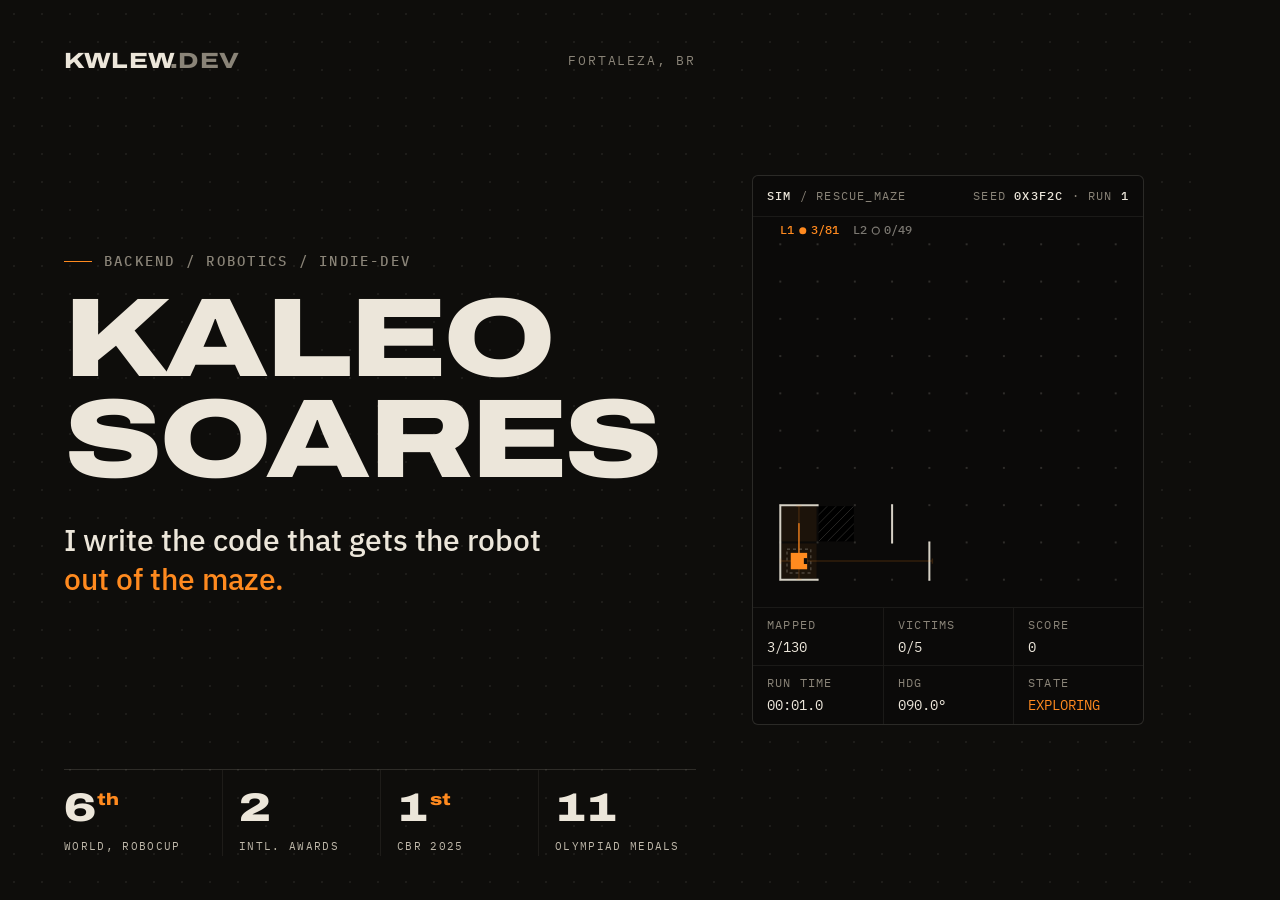
<file: assets/images/og-card.html>
<!--
  Source for assets/images/og-image.png (1200 x 630), the link preview image.

  It reuses the site's stylesheet and the real maze simulation, rendered
  with reduced motion so the maze shows one completed run. Absolute asset
  paths need the site served from its root:

    python -m http.server 8080
    open http://localhost:8080/assets/images/og-card.html
    DevTools > Rendering > emulate prefers-reduced-motion: reduce
    DevTools device toolbar at 1200 x 630 > Capture screenshot

  Save the result over assets/images/og-image.png, then bump the ?v= on
  og-image.png in every page's og:image and twitter:image tags so link
  previews refresh.
-->
<!DOCTYPE html>
<html lang="en">
<head>
  <meta charset="UTF-8" />
  <meta name="viewport" content="width=1200" />
  <title>og-card</title>
  <link rel="preconnect" href="https://fonts.googleapis.com">
  <link rel="preconnect" href="https://fonts.gstatic.com" crossorigin>
  <link href="https://fonts.googleapis.com/css2?family=Archivo:wdth,wght@62..125,400..900&family=IBM+Plex+Sans:wght@400;500;600&family=IBM+Plex+Mono:wght@400;500;600&display=swap" rel="stylesheet">
  <link rel="stylesheet" href="/assets/css/main.css">
  <style>
    html, body {
      width: 1200px;
      height: 630px;
      overflow: hidden;
    }

    /* Static stand-in for the site's dot-matrix background. */
    body {
      background:
        radial-gradient(circle, rgba(var(--c-text-rgb), 0.07) 0.9px, transparent 1.2px) 0 0 / 28px 28px,
        var(--c-bg);
    }

    .og {
      display: grid;
      grid-template-columns: minmax(0, 1fr) 392px;
      gap: 56px;
      height: 100%;
      padding: 44px 56px 44px 64px;
    }

    .og-copy {
      display: flex;
      flex-direction: column;
      justify-content: space-between;
      min-width: 0;
    }

    .og-top {
      display: flex;
      justify-content: space-between;
      align-items: center;
      color: var(--c-text-muted);
      font-family: var(--font-mono);
      font-size: 13px;
      letter-spacing: 0.14em;
      text-transform: uppercase;
    }

    .og-top .brand {
      font-size: 22px;
    }

    .og .kicker {
      font-size: 14px;
    }

    .og .hero-name {
      margin-top: 18px;
      font-size: 112px;
    }

    .og .hero-lead {
      max-width: none;
      margin-top: 26px;
      font-size: 30px;
      animation: none;
    }

    .og-figures {
      display: grid;
      grid-template-columns: repeat(4, minmax(0, 1fr));
      border-top: 1px solid var(--c-border);
    }

    .og-figures .figure {
      padding: 18px 16px 0 0;
    }

    .og-figures .figure + .figure {
      padding-left: 16px;
    }

    .og-figures .figure-num {
      font-size: 40px;
    }

    .og-figures .figure-label {
      margin-top: 10px;
      font-size: 11px;
    }

    .og .sim {
      align-self: center;
      animation: none;
    }

    .og .sim-bar {
      display: none;
    }

    /* Two readout rows of three have to fit the 630 px card beside the copy. */
    .og .sim-readouts > div {
      padding: 7px 14px;
    }
  </style>
</head>
<body>
  <main class="og">
    <div class="og-copy">
      <div class="og-top">
        <span class="brand">KWLEW<span>.DEV</span></span>
        <span>Fortaleza, BR</span>
      </div>

      <div>
        <p class="kicker">Backend / Robotics / Indie-dev</p>
        <h1 class="hero-name">
          <span class="line">Kaleo</span>
          <span class="line">Soares</span>
        </h1>
        <p class="hero-lead">I write the code that gets the robot<br><em>out of the maze.</em></p>
      </div>

      <div class="og-figures">
        <div class="figure">
          <span class="figure-num">6<small>th</small></span>
          <span class="figure-label">World, RoboCup</span>
        </div>
        <div class="figure">
          <span class="figure-num">2</span>
          <span class="figure-label">Intl. awards</span>
        </div>
        <div class="figure">
          <span class="figure-num">1<small>st</small></span>
          <span class="figure-label">CBR 2025</span>
        </div>
        <div class="figure">
          <span class="figure-num">11</span>
          <span class="figure-label">Olympiad medals</span>
        </div>
      </div>
    </div>

    <figure class="sim" data-view="2d">
      <div class="sim-head">
        <span><b>SIM</b> / rescue_maze</span>
        <span>seed <b id="sim-seed">----</b> &middot; run <b id="sim-run">1</b></span>
      </div>
      <canvas class="sim-canvas" id="sim-canvas"></canvas>
      <div class="sim-bar"><div class="sim-speed" id="sim-speed"></div></div>
      <dl class="sim-readouts">
        <div><dt>Mapped</dt><dd id="sim-mapped">0/130</dd></div>
        <div><dt>Victims</dt><dd id="sim-victims">0/0</dd></div>
        <div><dt>Score</dt><dd id="sim-score">0</dd></div>
        <div><dt>Run time</dt><dd id="sim-time">00:00.0</dd></div>
        <div><dt>HDG</dt><dd id="sim-hdg">000.0&deg;</dd></div>
        <div><dt>State</dt><dd id="sim-state">IDLE</dd></div>
      </dl>
    </figure>
  </main>

  <script type="module" src="/assets/js/maze-sim/main.js?v=10"></script>
</body>
</html>
</file>
<file: assets/css/main.css>
/* ===== DESIGN TOKENS ===== */
:root {
  /* Surfaces: warm near-black, flat panels, hairline borders. */
  --c-bg: #0e0d0b;
  --c-bg-deep: #0a0908;
  --c-dark: #0e0d0b;
  --c-surface: #151411;
  --c-surface-nav: rgba(14, 13, 11, 0.92);
  --c-surface-sunken: #0b0a09;
  --c-border: rgba(236, 230, 218, 0.14);
  --c-border-faint: rgba(236, 230, 218, 0.12);
  --c-border-hair: rgba(236, 230, 218, 0.07);
  --c-border-dark: #2a2823;
  --c-text: #ece6da;
  --c-text-rgb: 236, 230, 218;
  --c-text-secondary: #bfb8aa;
  --c-text-muted: #8a8478;
  --c-text-faint: #837e72;

  /* Status accent, reserved for the "available" dot only. */
  --c-green: #2cea25;
  --c-green-rgb: 44, 234, 37;

  /* Brand accent: signal amber. The only accent on the site; drives
     buttons, hovers, live readouts, the heatmap and the background. */
  --c-accent: #ff8a1f;
  --c-accent-rgb: 255, 138, 31;
  --c-accent-soft: #ffb877;
  --c-accent-deep: #c85f00;
  --c-accent-ink: #1a0f02;

  /* Type. An expanded grotesque for display and numbers, a plain body face,
     and a mono for readouts and labels. */
  --font-display: 'Archivo', 'Arial Narrow', system-ui, sans-serif;
  --font-body: 'IBM Plex Sans', system-ui, -apple-system, "Segoe UI", Arial, sans-serif;
  --font-mono: 'IBM Plex Mono', "JetBrains Mono", Consolas, monospace;

  /* Type scale. 0.75rem is the floor: nothing on the site is smaller. */
  --fs-2xs: 0.75rem;
  --fs-xs: 0.8125rem;
  --fs-sm: 0.875rem;
  --fs-md: 1rem;
  --fs-lg: 1.125rem;
  --fs-xl: 1.375rem;

  /* Label palette, tuned for the dark background.
     Each entry is an RGB triplet (for the translucent fill/border) plus a
     solid foreground. Fully-saturated values like #00ffff or #ff0000 vibrate
     badly on a dark surface and read as a different weight than their
     neighbours, so every hue here is pulled to a comparable lightness. */
  --label-red-rgb: 255, 123, 114;      --label-red: #ff7b72;
  --label-orange-rgb: 255, 166, 87;    --label-orange: #ffa657;
  --label-gold-rgb: 227, 179, 65;      --label-gold: #e3b341;
  --label-green-rgb: 86, 211, 100;     --label-green: #56d364;
  --label-cyan-rgb: 57, 197, 207;      --label-cyan: #39c5cf;
  --label-blue-rgb: 88, 166, 255;      --label-blue: #58a6ff;
  --label-purple-rgb: 188, 140, 255;   --label-purple: #bc8cff;
  --label-pink-rgb: 247, 120, 186;     --label-pink: #f778ba;
  --label-silver-rgb: 201, 209, 217;   --label-silver: #c9d1d9;
  --label-bronze-rgb: 224, 144, 79;    --label-bronze: #e0904f;
  --label-white-rgb: 230, 237, 243;    --label-white: #e6edf3;
  --label-gray-rgb: 139, 148, 158;     --label-gray: #8b949e;

  /* Codeforces rank tiers, lifted for the dark surface (all >= 4.5:1 on
     --c-surface). Legendary grandmaster reuses the grandmaster red. */
  --cf-newbie: #a8a8a8;
  --cf-pupil: #4cc94c;
  --cf-specialist: #2fc2b4;
  --cf-expert: #7b93ff;
  --cf-cm: #d77ad7;
  --cf-master: #ffa12e;
  --cf-gm: #ff5c5c;

  /* Shared fill/border strengths so every label reads at one weight */
  --label-fill: 0.10;
  --label-stroke: 0.28;

  --radius-card: 6px;
  --radius-btn: 4px;
  --radius-social: 6px;

  /* Section rhythm */
  --section-gap: 144px;
  --gutter: 32px;

  /* Motion */
  --ease-out: cubic-bezier(0.22, 1, 0.36, 1);
  --ease-smooth: cubic-bezier(0.4, 0, 0.2, 1);
  --t-fast: 0.18s;
  --t-med: 0.32s;
  --t-slow: 0.55s;
}

/* ===== RESET ===== */
*, *::before, *::after {
  margin: 0;
  padding: 0;
  box-sizing: border-box;
}

/* ===== BASE ===== */
html {
  min-height: 100%;
  background-color: var(--c-bg);
  color-scheme: dark;
  scroll-behavior: smooth;
}

body {
  min-height: 100%;
  font-family: var(--font-body);
  font-size: var(--fs-md);
  line-height: 1.6;
  color: var(--c-text);
  overflow-x: hidden;
  -webkit-font-smoothing: antialiased;
  -moz-osx-font-smoothing: grayscale;
  text-rendering: optimizeLegibility;
}

::selection {
  background: rgba(var(--c-accent-rgb), 0.35);
  color: var(--c-text);
}

a {
  color: var(--c-accent-soft);
  text-underline-offset: 3px;
}

/* Anchored sections clear the sticky header offset */
[id] {
  scroll-margin-top: 88px;
}

/* ===== BACKGROUND CANVAS ===== */
#particles-bg {
  position: fixed;
  top: 0;
  left: 0;
  width: 100%;
  height: 100%;
  z-index: -1;
  pointer-events: none;
}

/* ===== CORNER TICKS =====
   Instrument-panel corner marks, top-left and bottom-right. Shared by
   sub-page cards and landing panels; they light up on hover. */
.card::before,
.ticks::before {
  content: "";
  position: absolute;
  inset: -1px;
  pointer-events: none;
  background:
    linear-gradient(var(--tick-c), var(--tick-c)) left top / 10px 1px,
    linear-gradient(var(--tick-c), var(--tick-c)) left top / 1px 10px,
    linear-gradient(var(--tick-c), var(--tick-c)) right bottom / 10px 1px,
    linear-gradient(var(--tick-c), var(--tick-c)) right bottom / 1px 10px;
  background-repeat: no-repeat;
  transition: opacity var(--t-med) var(--ease-smooth);
}

.card,
.ticks {
  --tick-c: var(--c-text-faint);
  position: relative;
}

.card:hover,
.ticks:hover {
  --tick-c: var(--c-accent);
}

/* Staggered entrance on first paint */
@keyframes rise-in {
  from { opacity: 0; transform: translateY(18px); }
  to   { opacity: 1; transform: translateY(0); }
}

/* ===== HEADINGS ===== */
h1, h2, h3 {
  font-family: var(--font-display);
  font-weight: 700;
  letter-spacing: -0.01em;
  line-height: 1.15;
}

h1 {
  font-size: clamp(2.4rem, 6vw, 3.8rem);
  font-weight: 800;
  font-stretch: 115%;
  line-height: 1;
  letter-spacing: -0.02em;
  color: var(--c-text);
}

/* ===== CARD (achievement cards) ===== */
.card {
  margin-top: 16px;
  padding: 26px 28px;
  border-radius: var(--radius-card);
  background: var(--c-surface);
  border: 1px solid var(--c-border-hair);
  transition: border-color var(--t-med) var(--ease-smooth);
}

.card:hover {
  border-color: var(--c-border);
}

/* ===== BUTTONS ===== */
.btn {
  display: inline-flex;
  align-items: center;
  vertical-align: middle;
  gap: 10px;
  margin: 4px;
  padding: 12px 20px;
  border-radius: var(--radius-btn);
  background: var(--c-accent);
  border: 1px solid var(--c-accent);
  color: var(--c-accent-ink);
  font-family: var(--font-body);
  font-size: var(--fs-md);
  font-weight: 600;
  line-height: 1.2;
  text-decoration: none;
  cursor: pointer;
  transition: background-color var(--t-fast) var(--ease-smooth),
              border-color var(--t-fast) var(--ease-smooth),
              color var(--t-fast) var(--ease-smooth),
              transform var(--t-fast) var(--ease-out);
}

.btn:hover {
  background: var(--c-accent-soft);
  border-color: var(--c-accent-soft);
}

.btn:active {
  transform: translateY(1px);
}

/* Outline variants: secondary actions and repo links. */
.btn.secondary {
  background: transparent;
  border-color: var(--c-border);
  color: var(--c-text);
}

.btn.secondary:hover {
  background: rgba(var(--c-accent-rgb), 0.06);
  border-color: var(--c-accent);
  color: var(--c-accent);
}


.btn svg {
  transition: transform var(--t-fast) var(--ease-out);
}

.btn:hover .arrow {
  transform: translateX(3px);
}

.btn .btn-icon {
  width: 16px;
  height: 16px;
  flex-shrink: 0;
}

/* ===== BRAND ICONS (contact links) ===== */
.social-icon {
  width: 18px;
  height: 18px;
  flex-shrink: 0;
}

/* ===== DOC TABLES (plugin docs) ===== */
.cmd-table {
  width: 100%;
  border-collapse: collapse;
  margin-top: 14px;
  font-size: var(--fs-sm);
  text-align: left;
}

.cmd-table th {
  padding: 8px 12px 8px 0;
  border-bottom: 1px solid var(--c-border);
  color: var(--c-text-muted);
  font-family: var(--font-mono);
  font-size: var(--fs-2xs);
  font-weight: 500;
  letter-spacing: 0.1em;
  text-transform: uppercase;
  white-space: nowrap;
}

.cmd-table td {
  padding: 9px 12px 9px 0;
  border-bottom: 1px solid var(--c-border-hair);
  color: var(--c-text-secondary);
  vertical-align: top;
}

.cmd-table td:first-child {
  padding-right: 20px;
  color: var(--c-text);
  font-family: var(--font-mono);
  font-size: var(--fs-xs);
  white-space: nowrap;
}

.cmd-table tr:last-child td {
  border-bottom: none;
}

.perm-default {
  display: inline-block;
  padding: 2px 7px;
  border-radius: 3px;
  font-family: var(--font-mono);
  font-size: var(--fs-2xs);
  font-weight: 500;
}

.perm-default.everyone {
  background: rgba(var(--label-green-rgb), var(--label-fill));
  border: 1px solid rgba(var(--label-green-rgb), var(--label-stroke));
  color: var(--label-green);
}

.perm-default.op {
  background: rgba(var(--label-orange-rgb), var(--label-fill));
  border: 1px solid rgba(var(--label-orange-rgb), var(--label-stroke));
  color: var(--label-orange);
}

/* ===== INLINE CODE ===== */
code {
  padding: 1px 5px;
  border-radius: 3px;
  background: rgba(var(--c-text-rgb), 0.06);
  border: 1px solid var(--c-border-hair);
  color: var(--c-text);
  font-family: var(--font-mono);
  font-size: 0.86em;
}

/* ===== CODE BLOCKS ===== */
pre {
  margin-top: 16px;
  padding: 16px 20px;
  border-radius: var(--radius-btn);
  background: var(--c-surface-sunken);
  border: 1px solid var(--c-border-hair);
  color: var(--c-text-secondary);
  font-family: var(--font-mono);
  font-size: var(--fs-sm);
  line-height: 1.7;
  overflow-x: auto;
}

/* ===== MEDAL SUMMARY ===== */
.medal-summary {
  display: flex;
  flex-wrap: wrap;
  gap: 12px;
  margin-top: 24px;
}

.medal-summary-item {
  --sum-rgb: var(--label-gray-rgb);
  --sum-fg: var(--label-gray);
  display: flex;
  align-items: baseline;
  gap: 10px;
  padding: 14px 20px;
  border-radius: var(--radius-btn);
  background: var(--c-surface);
  border: 1px solid rgba(var(--sum-rgb), var(--label-stroke));
}

.medal-summary-count {
  color: var(--sum-fg);
  font-family: var(--font-display);
  font-size: 1.7rem;
  font-weight: 800;
  font-stretch: 115%;
  line-height: 1;
}

.medal-summary-label {
  color: var(--sum-fg);
  font-family: var(--font-mono);
  font-size: var(--fs-2xs);
  letter-spacing: 0.1em;
  text-transform: uppercase;
  opacity: 0.85;
}

/* Count and label share one colour per tier. */
.medal-summary-item.national { --sum-rgb: var(--label-cyan-rgb);   --sum-fg: var(--label-cyan); }
.medal-summary-item.world    { --sum-rgb: var(--label-purple-rgb); --sum-fg: var(--label-purple); }
.medal-summary-item.gold     { --sum-rgb: var(--label-gold-rgb);   --sum-fg: var(--label-gold); }
.medal-summary-item.silver   { --sum-rgb: var(--label-silver-rgb); --sum-fg: var(--label-silver); }
.medal-summary-item.bronze   { --sum-rgb: var(--label-bronze-rgb); --sum-fg: var(--label-bronze); }

/* ===== ACHIEVEMENT INNER TABS ===== */
.ach-tabs {
  display: inline-flex;
  margin-top: 20px;
  border-radius: var(--radius-btn);
  background: var(--c-surface);
  border: 1px solid var(--c-border);
  overflow: hidden;
}

.ach-tab {
  position: relative;
  appearance: none;
  padding: 10px 18px;
  border: 0;
  background: transparent;
  color: var(--c-text-muted);
  font-family: var(--font-mono);
  font-size: var(--fs-2xs);
  font-weight: 500;
  letter-spacing: 0.1em;
  text-transform: uppercase;
  cursor: pointer;
  transition: color var(--t-fast) var(--ease-smooth),
              background-color var(--t-fast) var(--ease-smooth);
}

.ach-tab + .ach-tab {
  border-left: 1px solid var(--c-border);
}

.ach-tab:hover {
  color: var(--c-text);
}

.ach-tab.active {
  color: var(--c-text);
  background: rgba(var(--c-accent-rgb), 0.07);
}

.ach-tab::after {
  content: "";
  position: absolute;
  left: 0;
  right: 0;
  bottom: 0;
  height: 2px;
  background: var(--c-accent);
  transform: scaleX(0);
  transition: transform 0.3s var(--ease-out);
}

.ach-tab.active::after {
  transform: scaleX(1);
}

/* Panel visibility, JS toggles [hidden] */
.ach-panel[hidden] {
  display: none;
}

/* Animation when switching panels */
@keyframes panel-in {
  from { opacity: 0; transform: translateY(12px); }
  to   { opacity: 1; transform: translateY(0); }
}

.ach-panel.panel-entering > *,
.ach-panel.panel-entering .achievements-grid > .card {
  animation: panel-in 0.4s var(--ease-out) backwards;
}

.ach-panel.panel-entering > *:nth-child(1) { animation-delay: 0.00s; }
.ach-panel.panel-entering > *:nth-child(2) { animation-delay: 0.06s; }
.ach-panel.panel-entering > *:nth-child(3) { animation-delay: 0.12s; }
.ach-panel.panel-entering > *:nth-child(n+4) { animation-delay: 0.16s; }

.ach-panel.panel-entering .achievements-grid > .card:nth-child(1)  { animation-delay: 0.14s; }
.ach-panel.panel-entering .achievements-grid > .card:nth-child(2)  { animation-delay: 0.19s; }
.ach-panel.panel-entering .achievements-grid > .card:nth-child(3)  { animation-delay: 0.24s; }
.ach-panel.panel-entering .achievements-grid > .card:nth-child(4)  { animation-delay: 0.29s; }
.ach-panel.panel-entering .achievements-grid > .card:nth-child(5)  { animation-delay: 0.34s; }
.ach-panel.panel-entering .achievements-grid > .card:nth-child(6)  { animation-delay: 0.39s; }
.ach-panel.panel-entering .achievements-grid > .card:nth-child(n+7) { animation-delay: 0.44s; }

/* ===== ACHIEVEMENTS GRID ===== */
.achievements-grid {
  display: grid;
  grid-template-columns: repeat(2, 1fr);
  gap: 16px;
  margin-top: 20px;
}

.achievements-grid > .card {
  margin-top: 0;
}

.achievement-wide {
  grid-column: 1 / -1;
}

.achievement-wide .medal-list {
  display: grid;
  grid-template-columns: repeat(2, 1fr);
  gap: 8px 32px;
  margin-top: 16px;
}

.achievement-acronym {
  color: var(--c-accent);
  font-family: var(--font-display);
  font-size: 1.5rem;
  font-weight: 800;
  font-stretch: 115%;
  line-height: 1.1;
}

.achievement-fullname {
  margin-top: 3px;
  color: var(--c-text-secondary);
  font-size: var(--fs-2xs);
  line-height: 1.35;
}

.achievement-subtitle {
  margin-top: 4px;
  color: var(--c-text-muted);
  font-family: var(--font-mono);
  font-size: var(--fs-2xs);
  letter-spacing: 0.06em;
  text-transform: uppercase;
}

.achievement-note {
  margin-top: 6px;
  color: var(--label-orange);
  font-size: var(--fs-2xs);
  opacity: 0.85;
}

/* ===== MEDAL LIST ===== */
.medal-list {
  display: flex;
  flex-direction: column;
  gap: 8px;
  margin-top: 16px;
}

.medal-entry {
  display: flex;
  align-items: center;
  gap: 10px;
}

.medal-group-label {
  grid-column: 1 / -1;
  margin-top: 10px;
  padding-bottom: 5px;
  border-bottom: 1px solid var(--c-border-hair);
  color: var(--c-text-secondary);
  font-family: var(--font-mono);
  font-size: var(--fs-2xs);
  font-weight: 500;
  letter-spacing: 0.1em;
  text-transform: uppercase;
}

.medal-group-label:first-child {
  margin-top: 0;
}

.medal-group-label .medal-group-place {
  color: var(--c-text-muted);
  letter-spacing: 0.04em;
  text-transform: none;
}

.medal-year {
  min-width: 40px;
  color: var(--c-text-secondary);
  font-family: var(--font-mono);
  font-size: var(--fs-xs);
}

/* Same recipe as .perm-default, so every label carries equal weight. */
.medal-badge {
  --badge-rgb: var(--label-gray-rgb);
  --badge-fg: var(--label-gray);
  padding: 2px 8px;
  border-radius: 3px;
  background: rgba(var(--badge-rgb), var(--label-fill));
  border: 1px solid rgba(var(--badge-rgb), var(--label-stroke));
  color: var(--badge-fg);
  font-family: var(--font-mono);
  font-size: var(--fs-2xs);
  font-weight: 500;
  white-space: nowrap;
}

.medal-badge.national    { --badge-rgb: var(--label-cyan-rgb);   --badge-fg: var(--label-cyan); }
.medal-badge.world       { --badge-rgb: var(--label-purple-rgb); --badge-fg: var(--label-purple); }
.medal-badge.gold        { --badge-rgb: var(--label-gold-rgb);   --badge-fg: var(--label-gold); }
.medal-badge.silver      { --badge-rgb: var(--label-silver-rgb); --badge-fg: var(--label-silver); }
.medal-badge.bronze      { --badge-rgb: var(--label-bronze-rgb); --badge-fg: var(--label-bronze); }
.medal-badge.lost        { --badge-rgb: var(--label-red-rgb);    --badge-fg: var(--label-red); }
.medal-badge.phase       { --badge-rgb: var(--label-blue-rgb);   --badge-fg: var(--label-blue); }
.medal-badge.participant { --badge-rgb: var(--label-gray-rgb);   --badge-fg: var(--label-gray); }

.medal-entry-label {
  flex: 1;
  min-width: 0;
  color: var(--c-text-muted);
  font-size: var(--fs-xs);
}

/* ===== STARSOWN LIVE STATS (games/starsown.html) ===== */
@keyframes dot-pulse {
  0%, 100% { opacity: 1; }
  50%       { opacity: 0.3; }
}

.starsown-stats-grid {
  display: grid;
  grid-template-columns: repeat(4, minmax(0, 1fr));
  border-top: 1px solid var(--c-border);
  border-bottom: 1px solid var(--c-border-hair);
}

.starsown-stats-grid[aria-busy="true"] .starsown-stat dt {
  animation: dot-pulse 1.2s ease-in-out infinite;
}

.starsown-stat {
  --stat-fg: var(--c-accent);
  padding: 24px 24px 22px;
  min-width: 0;
}

.starsown-stat:first-child {
  padding-left: 0;
}

.starsown-stat + .starsown-stat {
  border-left: 1px solid var(--c-border-hair);
}

.starsown-stat dt {
  color: var(--stat-fg);
  font-family: var(--font-display);
  font-size: clamp(2rem, 3.6vw, 3rem);
  font-weight: 850;
  font-stretch: 125%;
  font-variant-numeric: tabular-nums;
  line-height: 1;
  letter-spacing: -0.02em;
}

.starsown-stat dd {
  margin-top: 12px;
  color: var(--c-text-secondary);
  font-family: var(--font-mono);
  font-size: var(--fs-2xs);
  letter-spacing: 0.12em;
  text-transform: uppercase;
}

.starsown-stat.online  { --stat-fg: var(--c-accent); }
.starsown-stat.stars   { --stat-fg: var(--label-silver); }
.starsown-stat.golden  { --stat-fg: var(--label-gold); }
.starsown-stat.rainbow { --stat-fg: var(--label-pink); }

/* Animated rainbow: a multicolour gradient clipped to the glyphs, with its
   hues cycled by hue-rotate. Used for the rainbow star and for the maze
   readouts once a run completes. The .star variant uses a conic gradient so
   each point of a small glyph shows a different colour at once. */
.rainbow-text,
.starsown-stat.rainbow dt {
  display: inline-block;
  background-image: linear-gradient(90deg,
    var(--label-cyan), var(--label-purple), var(--label-pink),
    var(--label-gold), var(--label-green));
  -webkit-background-clip: text;
  background-clip: text;
  -webkit-text-fill-color: transparent;
  animation: rainbow-hue 3s linear infinite;
}

.rainbow-text.star {
  background-image: conic-gradient(
    var(--label-cyan), var(--label-purple), var(--label-pink),
    var(--label-gold), var(--label-green), var(--label-cyan));
}

@keyframes rainbow-hue {
  to { filter: hue-rotate(360deg); }
}

@supports not ((background-clip: text) or (-webkit-background-clip: text)) {
  .rainbow-text,
  .starsown-stat.rainbow dt { -webkit-text-fill-color: var(--label-pink); }
}

.starsown-stats-error {
  display: flex;
  align-items: center;
  justify-content: space-between;
  gap: 16px;
  margin-top: 14px;
  padding: 14px 16px;
  border-radius: var(--radius-btn);
  background: var(--c-surface-sunken);
  border: 1px solid var(--c-border-hair);
  color: var(--c-text-muted);
  font-size: var(--fs-xs);
}

.starsown-stats-error button,
.modrinth-error button,
.ch-error button {
  padding: 6px 10px;
  border-radius: 3px;
  background: transparent;
  border: 1px solid var(--c-border);
  color: var(--c-text);
  font-family: var(--font-mono);
  font-size: var(--fs-2xs);
  letter-spacing: 0.08em;
  text-transform: uppercase;
  cursor: pointer;
  transition: color var(--t-fast), border-color var(--t-fast);
}

.starsown-stats-error button:hover,
.modrinth-error button:hover,
.ch-error button:hover {
  color: var(--c-accent);
  border-color: var(--c-accent);
}

/* ===== PAGE TRANSITIONS =====
   Cross-document view transitions (Chromium and Safari; other browsers just
   navigate normally). The page eases out and in, and elements that exist on
   both sides morph between them: the brand mark into the sub-page back
   button, and each project title into its page heading. Each name must be
   unique on a page. */
@media (prefers-reduced-motion: no-preference) {
  @view-transition {
    navigation: auto;
  }

  ::view-transition-old(root) {
    animation: vt-out 0.22s var(--ease-smooth) both;
  }

  ::view-transition-new(root) {
    animation: vt-in 0.42s var(--ease-out) both;
  }

  ::view-transition-group(*) {
    animation-duration: 0.5s;
    animation-timing-function: var(--ease-out);
  }
}

@keyframes vt-out {
  to { opacity: 0; transform: translateY(-10px); }
}

@keyframes vt-in {
  from { opacity: 0; transform: translateY(14px); }
}

.vt-brand        { view-transition-name: vt-brand; }
.vt-robotics     { view-transition-name: vt-robotics; }
.vt-kmoney       { view-transition-name: vt-kmoney; }
.vt-haven        { view-transition-name: vt-haven; }
.vt-starsown     { view-transition-name: vt-starsown; }
.vt-achievements { view-transition-name: vt-achievements; }

/* Named elements that exist on only one side of a navigation leave and
   arrive with the page instead of hanging in place. */
@media (prefers-reduced-motion: no-preference) {
  ::view-transition-old(*):only-child {
    animation: vt-out 0.22s var(--ease-smooth) both;
  }

  ::view-transition-new(*):only-child {
    animation: vt-in 0.42s var(--ease-out) both;
  }
}

/* Morphing titles shrink-wrap their text so both snapshots share an aspect
   ratio and the morph is a clean glide and scale, not a cross-fade between
   a left-aligned and a centred block. */
.project-name[class*="vt-"],
.feature-title[class*="vt-"] {
  width: fit-content;
}

.page-title[class*="vt-"] {
  width: fit-content;
}

/* ===== ACCESSIBILITY ===== */
:focus-visible {
  outline: 2px solid var(--c-accent);
  outline-offset: 3px;
  border-radius: 2px;
}

.visually-hidden {
  position: absolute;
  width: 1px;
  height: 1px;
  overflow: hidden;
  clip: rect(0 0 0 0);
  clip-path: inset(50%);
  white-space: nowrap;
}

.skip-link {
  position: fixed;
  top: 10px;
  left: 10px;
  z-index: 1001;
  padding: 8px 12px;
  border-radius: var(--radius-btn);
  background: var(--c-accent);
  color: var(--c-accent-ink);
  font-weight: 600;
  text-decoration: none;
  transform: translateY(-160%);
  transition: transform var(--t-fast) var(--ease-out);
}

.skip-link:focus {
  transform: none;
}

/* =====================================================================
   LANDING PAGE
   ===================================================================== */

.wrap {
  max-width: 1240px;
  margin: 0 auto;
  padding: 0 var(--gutter);
}

.mono {
  font-family: var(--font-mono);
}

/* LEDs: small status lamps used across the top bar and live channels. */
.led {
  --led: var(--c-text-faint);
  display: inline-block;
  width: 7px;
  height: 7px;
  border-radius: 50%;
  background: var(--led);
  flex-shrink: 0;
}

.led.ok {
  --led: var(--c-green);
  box-shadow: 0 0 0 3px rgba(var(--c-green-rgb), 0.14);
  animation: dot-pulse 2.4s ease-in-out infinite;
}

@keyframes led-blink {
  0%   { transform: scale(1.8); box-shadow: 0 0 0 4px rgba(var(--c-accent-rgb), 0.35); }
  100% { transform: scale(1);   box-shadow: 0 0 0 0 rgba(var(--c-accent-rgb), 0); }
}

/* ===== TOP BAR ===== */
.topbar {
  position: sticky;
  top: 0;
  z-index: 100;
  background: var(--c-surface-nav);
  border-bottom: 1px solid var(--c-border-hair);
}

.topbar-inner {
  display: grid;
  grid-template-columns: 1fr auto 1fr;
  align-items: center;
  gap: 24px;
  height: 56px;
}

.brand {
  justify-self: start;
  color: var(--c-text);
  font-family: var(--font-display);
  font-size: var(--fs-md);
  font-weight: 800;
  font-stretch: 125%;
  letter-spacing: 0.01em;
  text-decoration: none;
}

.brand span {
  color: var(--c-text-muted);
}

.brand:hover span {
  color: var(--c-accent);
}

.nav {
  display: flex;
  gap: 2px;
}

.nav-item {
  position: relative;
  padding: 8px 10px 8px 18px;
  color: var(--c-text-muted);
  font-family: var(--font-mono);
  font-size: var(--fs-2xs);
  font-weight: 500;
  letter-spacing: 0.1em;
  text-transform: uppercase;
  text-decoration: none;
  white-space: nowrap;
  transition: color var(--t-fast) var(--ease-smooth);
}

.nav-item::before {
  content: "\25B8";
  position: absolute;
  left: 5px;
  color: var(--c-accent);
  opacity: 0;
  transform: translateX(-4px);
  transition: opacity var(--t-fast), transform var(--t-fast) var(--ease-out);
}

.nav-item:hover {
  color: var(--c-text);
}

.nav-item.active,
.nav-item[aria-current="page"] {
  color: var(--c-accent);
}

.nav-item.active::before,
.nav-item[aria-current="page"]::before {
  opacity: 1;
  transform: none;
}

/* The current page (sub-pages) also carries a 1px underline. */
.nav-item[aria-current="page"]::after {
  content: "";
  position: absolute;
  left: 18px;
  right: 10px;
  bottom: 3px;
  height: 1px;
  background: var(--c-accent);
}

.topbar-meta {
  justify-self: end;
  display: flex;
  align-items: center;
  gap: 18px;
  color: var(--c-text-muted);
  font-family: var(--font-mono);
  font-size: var(--fs-2xs);
  letter-spacing: 0.1em;
  text-transform: uppercase;
  white-space: nowrap;
}

.topbar-meta b {
  color: var(--c-text);
  font-weight: 500;
  font-variant-numeric: tabular-nums;
}

.availability {
  display: inline-flex;
  align-items: center;
  gap: 8px;
  color: var(--c-text-secondary);
  text-decoration: none;
  transition: color var(--t-fast);
}

.availability:hover {
  color: var(--c-accent);
}

/* Clock plus availability outgrows the bar's right column below this. */
@media (max-width: 900px) {
  .clock { display: none; }
}

.scroll-progress {
  position: absolute;
  left: 0;
  right: 0;
  bottom: -1px;
  height: 1px;
  background: var(--c-accent);
  transform-origin: left;
  transform: scaleX(var(--progress, 0));
}

/* ===== HERO ===== */
.hero {
  padding-top: 80px;
}

.hero-grid {
  display: grid;
  grid-template-columns: minmax(0, 7fr) minmax(0, 5fr);
  gap: 64px;
  align-items: center;
}

.kicker {
  display: flex;
  align-items: center;
  gap: 12px;
  color: var(--c-text-muted);
  font-family: var(--font-mono);
  font-size: var(--fs-2xs);
  font-weight: 500;
  letter-spacing: 0.16em;
  text-transform: uppercase;
}

.kicker::before {
  content: "";
  width: 28px;
  height: 1px;
  background: var(--c-accent);
}

.hero-name {
  margin-top: 24px;
  color: var(--c-text);
  font-size: clamp(3rem, 8.2vw, 7.2rem);
  font-weight: 850;
  font-stretch: 125%;
  line-height: 0.86;
  letter-spacing: -0.025em;
  text-transform: uppercase;
}

.hero-name .line {
  display: block;
  overflow: hidden;
  padding-bottom: 0.05em;
}

.hero-name .lt {
  display: inline-block;
  animation: letter-rise 0.9s var(--ease-out) both;
  animation-delay: calc(var(--i) * 35ms + 120ms);
}

@keyframes letter-rise {
  from { transform: translateY(105%); }
  to   { transform: translateY(0); }
}

.hero-lead {
  max-width: 24ch;
  margin-top: 32px;
  color: var(--c-text);
  font-size: clamp(1.25rem, 2.2vw, 1.6rem);
  font-weight: 500;
  line-height: 1.3;
  animation: rise-in 0.8s var(--ease-out) 0.5s both;
}

.hero-lead em {
  font-style: normal;
  color: var(--c-accent);
}

.hero-sub {
  max-width: 54ch;
  margin-top: 16px;
  color: var(--c-text-secondary);
  animation: rise-in 0.8s var(--ease-out) 0.6s both;
}

.hero-actions {
  display: flex;
  flex-wrap: wrap;
  gap: 10px;
  margin-top: 32px;
  animation: rise-in 0.8s var(--ease-out) 0.7s both;
}

.hero-status {
  display: flex;
  align-items: flex-start;
  gap: 10px;
  margin-top: 22px;
  color: var(--c-text-secondary);
  font-family: var(--font-mono);
  font-size: var(--fs-2xs);
  letter-spacing: 0.04em;
  animation: rise-in 0.8s var(--ease-out) 0.8s both;
}

.hero-status .led {
  flex: none;
  margin-top: 0.5em;
}

.hero-actions .btn {
  margin: 0;
}

/* ===== MAZE SIMULATION PANEL ===== */
.sim {
  border-radius: var(--radius-card);
  background: var(--c-surface-sunken);
  border: 1px solid var(--c-border);
  animation: rise-in 0.9s var(--ease-out) 0.35s both;
}

.sim-head,
.sim-note {
  display: flex;
  justify-content: space-between;
  gap: 12px;
  padding: 10px 14px;
  color: var(--c-text-muted);
  font-family: var(--font-mono);
  font-size: var(--fs-2xs);
  letter-spacing: 0.1em;
  text-transform: uppercase;
}

.sim-head {
  border-bottom: 1px solid var(--c-border-hair);
}

.sim-head b {
  color: var(--c-text);
  font-weight: 500;
}

.sim-canvas {
  display: block;
  width: 100%;
  aspect-ratio: 1 / 1;
}

/* Both views share one square; the 3D canvas is laid over the 2D one. The 2D
   canvas stays in the layout (just see-through) so the stage keeps its size. */
.sim-stage {
  position: relative;
}

.sim-stage .sim-canvas-3d {
  position: absolute;
  inset: 0;
  height: 100%;
  aspect-ratio: auto;
}

.sim-stage .sim-canvas-3d[hidden] {
  display: none;
}

.sim-stage[data-view="3d"] #sim-canvas {
  opacity: 0;
}

.sim-bar {
  display: flex;
  flex-wrap: wrap;
  align-items: center;
  justify-content: space-between;
  gap: 10px 16px;
  padding: 10px 14px;
  border-top: 1px solid var(--c-border-hair);
  color: var(--c-text-muted);
  font-family: var(--font-mono);
  font-size: var(--fs-2xs);
  letter-spacing: 0.06em;
  text-transform: uppercase;
}

.sim-key {
  display: flex;
  flex-wrap: wrap;
  gap: 6px 14px;
}

.sim-key span {
  display: inline-flex;
  align-items: center;
  gap: 6px;
}

.sim-key i {
  display: inline-block;
  width: 9px;
  height: 9px;
}

.sim-key .k-robot  { background: var(--c-accent); }
.sim-key .k-victim { border-radius: 50%; border: 1.5px solid var(--label-cyan); background: rgba(var(--label-cyan-rgb), 0.25); }
.sim-key .k-blue   { background: rgba(var(--label-blue-rgb), 0.45); }
.sim-key .k-black  { background: #000; box-shadow: inset 0 0 0 1px rgba(var(--c-text-rgb), 0.3); }
.sim-key .k-ramp   { width: 6px; height: 6px; margin: 0 1.5px; border-top: 1.5px solid rgba(var(--c-text-rgb), 0.7); border-right: 1.5px solid rgba(var(--c-text-rgb), 0.7); transform: rotate(45deg); }
.sim-key .k-debris { background: radial-gradient(circle, rgba(var(--c-text-rgb), 0.6) 1px, transparent 1.5px) 0 0 / 4.5px 4.5px; }

.sim-controls {
  display: flex;
  flex-wrap: wrap;
  align-items: center;
  gap: 10px 14px;
}

.sim-view,
.sim-speed {
  display: inline-flex;
  overflow: hidden;
  border-radius: 3px;
  border: 1px solid var(--c-border);
}

.sim-view[hidden],
.sim-speed[hidden] {
  display: none;
}

.sim-view button,
.sim-speed button {
  padding: 4px 9px;
  border: 0;
  background: none;
  color: var(--c-text-muted);
  font-family: var(--font-mono);
  font-size: var(--fs-2xs);
  font-variant-numeric: tabular-nums;
  cursor: pointer;
  transition: color var(--t-fast), background-color var(--t-fast);
}

.sim-view button + button,
.sim-speed button + button {
  border-left: 1px solid var(--c-border);
}

.sim-view button:hover,
.sim-speed button:hover {
  color: var(--c-text);
}

.sim-view button[aria-pressed="true"],
.sim-speed button[aria-pressed="true"] {
  background: var(--c-accent);
  color: var(--c-accent-ink);
}

.sim-readouts {
  display: grid;
  grid-template-columns: repeat(3, minmax(0, 1fr));
  border-top: 1px solid var(--c-border-hair);
}

.sim-readouts > div {
  padding: 10px 14px;
  min-width: 0;
}

.sim-readouts > div + div {
  border-left: 1px solid var(--c-border-hair);
}

/* Seven readouts on a three-column grid: three, three, then the state across
   the full width. Each row after the first gets a top rule; the first cell of
   a row has no left rule. */
.sim-readouts > div:nth-child(3n+1) {
  border-left: none;
}

.sim-readouts > div:nth-child(n+4) {
  border-top: 1px solid var(--c-border-hair);
}

.sim-readouts > div:nth-child(7) {
  grid-column: 1 / -1;
}

.sim-readouts dt {
  color: var(--c-text-muted);
  font-family: var(--font-mono);
  font-size: var(--fs-2xs);
  letter-spacing: 0.1em;
  text-transform: uppercase;
}

.sim-readouts dd {
  margin-top: 2px;
  color: var(--c-text);
  font-family: var(--font-mono);
  font-size: var(--fs-sm);
  font-variant-numeric: tabular-nums;
  white-space: nowrap;
}

.sim-readouts dd[data-state="EXPLORING"],
.sim-readouts dd[data-state="RETURNING"] {
  color: var(--c-accent);
}

.sim-readouts dd[data-state="BLUE STOP"]  { color: var(--label-blue); }
.sim-readouts dd[data-state="BLACK TILE"] { color: var(--label-red); }

/* Gradient-filled glyphs read lighter than solid off-white ones, so the
   finished-run rainbow readouts step up one weight to look the same size.
   Plex Mono keeps the same advance width at every weight: no layout shift. */
.sim-readouts dd.rainbow-text {
  font-weight: 500;
}

.sim-note {
  border-top: 1px solid var(--c-border-hair);
  text-transform: none;
  letter-spacing: 0.02em;
}

/* ===== KEY FIGURES ===== */
.figures {
  display: grid;
  grid-template-columns: repeat(4, minmax(0, 1fr));
  margin-top: 88px;
  border-top: 1px solid var(--c-border);
}

.figure {
  padding: 24px 24px 22px 0;
  min-width: 0;
}

.figure + .figure {
  padding-left: 24px;
  border-left: 1px solid var(--c-border-hair);
}

.figure-num {
  display: block;
  color: var(--c-text);
  font-family: var(--font-display);
  font-size: clamp(2.4rem, 4.4vw, 3.6rem);
  font-weight: 850;
  font-stretch: 125%;
  font-variant-numeric: tabular-nums;
  line-height: 1;
  letter-spacing: -0.02em;
}

.figure-num small {
  margin-left: 2px;
  color: var(--c-accent);
  font-size: 0.42em;
  vertical-align: 0.95em;
  letter-spacing: 0;
}

.figure-label {
  display: block;
  margin-top: 12px;
  color: var(--c-text-secondary);
  font-family: var(--font-mono);
  font-size: var(--fs-2xs);
  letter-spacing: 0.12em;
  text-transform: uppercase;
}

.figure-ctx {
  display: block;
  margin-top: 3px;
  color: var(--c-text-muted);
  font-size: var(--fs-xs);
}

/* ===== LIVE TICKER ===== */
.ticker {
  display: grid;
  grid-template-columns: repeat(4, minmax(0, 1fr));
  border-top: 1px solid var(--c-border-hair);
  border-bottom: 1px solid var(--c-border-hair);
}

.tick {
  display: flex;
  align-items: center;
  gap: 10px;
  min-width: 0;
  padding: 13px 0;
  color: var(--c-text-muted);
  font-family: var(--font-mono);
  font-size: var(--fs-2xs);
  letter-spacing: 0.04em;
  text-decoration: none;
  transition: color var(--t-fast);
}

.tick + .tick {
  padding-left: 24px;
  border-left: 1px solid var(--c-border-hair);
}

.tick b {
  color: var(--c-text);
  font-size: var(--fs-sm);
  font-weight: 500;
  font-variant-numeric: tabular-nums;
}

.tick span {
  overflow: hidden;
  text-overflow: ellipsis;
  white-space: nowrap;
}

.tick:hover {
  color: var(--c-text);
}

.tick .led,
.ch .led {
  --led: var(--c-text-faint);
}

[data-state="live"] .led,
.tick[data-state="live"] .led {
  --led: var(--c-accent);
}

[data-state="error"] > .ch-bar .led,
.tick[data-state="error"] .led {
  --led: rgba(var(--label-red-rgb), 0.7);
}

[data-state="loading"] > .ch-bar .led,
.tick[data-state="loading"] .led {
  animation: dot-pulse 1s ease-in-out infinite;
}

.led.blink {
  animation: led-blink 0.7s var(--ease-out);
}

/* ===== SECTIONS ===== */
.section {
  padding-top: var(--section-gap);
}

.ch-head {
  display: flex;
  align-items: baseline;
  gap: 16px;
  margin-bottom: 40px;
}

.ch-num {
  color: var(--c-accent);
  font-family: var(--font-mono);
  font-size: var(--fs-2xs);
  font-weight: 500;
  letter-spacing: 0.12em;
}

.ch-title {
  font-size: clamp(1.9rem, 3.8vw, 2.8rem);
  font-weight: 850;
  font-stretch: 120%;
  line-height: 1;
  text-transform: uppercase;
}

.ch-rule {
  flex: 1;
  align-self: center;
  height: 1px;
  background: var(--c-border);
}

.ch-meta {
  color: var(--c-text-muted);
  font-family: var(--font-mono);
  font-size: var(--fs-2xs);
  letter-spacing: 0.1em;
  text-transform: uppercase;
  white-space: nowrap;
}

.section-lead {
  max-width: 62ch;
  margin: -20px 0 36px;
  color: var(--c-text-secondary);
}

/* Reveal on scroll. Gated behind html.js so content is never hidden when
   scripts do not run. */
html.js .reveal {
  opacity: 0;
  transform: translateY(16px);
  transition: opacity 0.6s var(--ease-out), transform 0.6s var(--ease-out);
  transition-delay: calc(var(--i, 0) * 70ms);
}

html.js .reveal.is-in {
  opacity: 1;
  transform: none;
}

/* ===== FEATURED WORK ===== */
.feature {
  display: grid;
  grid-template-columns: minmax(0, 1.1fr) minmax(0, 0.9fr);
  border-radius: var(--radius-card);
  background: var(--c-surface);
  border: 1px solid var(--c-border-hair);
}

.feature-body {
  padding: 40px;
}

.feature-meta {
  color: var(--c-text-muted);
  font-family: var(--font-mono);
  font-size: var(--fs-2xs);
  letter-spacing: 0.12em;
  text-transform: uppercase;
}

.feature-title {
  margin-top: 12px;
  font-size: clamp(1.7rem, 3vw, 2.3rem);
  font-weight: 800;
  font-stretch: 115%;
  line-height: 1.02;
}

.feature-body p {
  max-width: 52ch;
  margin-top: 16px;
  color: var(--c-text-secondary);
}

.stackline {
  margin-top: 22px;
  color: var(--c-text-secondary);
  font-family: var(--font-mono);
  font-size: var(--fs-2xs);
}

.stackline span + span::before {
  content: " / ";
  color: var(--c-text-faint);
}

.feature-body .btn {
  margin: 28px 0 0;
}

.feature-actions {
  display: flex;
  flex-wrap: wrap;
  align-items: center;
  gap: 16px 24px;
  margin-top: 28px;
}

.feature-body .feature-actions .btn {
  margin: 0;
}

.scoreboard {
  padding: 32px 36px;
  border-left: 1px solid var(--c-border-hair);
  background: rgba(0, 0, 0, 0.18);
}

.scoreboard-head {
  display: flex;
  justify-content: space-between;
  gap: 12px;
  padding-bottom: 12px;
  border-bottom: 1px solid var(--c-border);
  color: var(--c-text-muted);
  font-family: var(--font-mono);
  font-size: var(--fs-2xs);
  letter-spacing: 0.12em;
  text-transform: uppercase;
}

.score-row {
  display: flex;
  align-items: baseline;
  justify-content: space-between;
  gap: 16px;
  padding: 11px 0;
  border-bottom: 1px dashed var(--c-border-hair);
}

.score-row:last-child {
  border-bottom: none;
}

.score-row span {
  color: var(--c-text-secondary);
  font-size: var(--fs-md);
}

.score-row b {
  color: var(--c-text);
  font-family: var(--font-display);
  font-size: var(--fs-xl);
  font-weight: 800;
  font-stretch: 118%;
  font-variant-numeric: tabular-nums;
  white-space: nowrap;
}

.score-row.award b {
  color: var(--c-accent);
}

/* ===== PROJECT INDEX ===== */
.projects {
  margin-top: 32px;
  border-top: 1px solid var(--c-border);
  list-style: none;
}

.project {
  position: relative;
  isolation: isolate;
  display: grid;
  grid-template-columns: 56px minmax(0, 1.35fr) minmax(0, 0.8fr) 250px;
  align-items: center;
  gap: 28px;
  padding: 28px 12px;
  border-bottom: 1px solid var(--c-border);
}

.project::before {
  content: "";
  position: absolute;
  inset: 0;
  z-index: -1;
  background: linear-gradient(90deg, rgba(var(--c-accent-rgb), 0.07), rgba(var(--c-accent-rgb), 0.01));
  transform: scaleX(0);
  transform-origin: left;
  transition: transform 0.55s var(--ease-out);
}

.project:hover::before,
.project:focus-within::before {
  transform: scaleX(1);
}

.project-idx {
  color: var(--c-text-muted);
  font-family: var(--font-mono);
  font-size: var(--fs-2xs);
  transition: color var(--t-fast);
}

.project:hover .project-idx {
  color: var(--c-accent);
}

.project-name {
  font-size: clamp(1.5rem, 2.6vw, 1.9rem);
  font-weight: 850;
  font-stretch: 120%;
  line-height: 1;
  transition: transform 0.4s var(--ease-out);
}

.project:hover .project-name,
.project:focus-within .project-name {
  transform: translateX(6px);
}

.project-desc {
  max-width: 48ch;
  margin-top: 10px;
  color: var(--c-text-secondary);
  font-size: var(--fs-md);
}

.project-desc a {
  color: var(--c-text);
  text-decoration: underline;
  text-decoration-color: rgba(var(--c-accent-rgb), 0.5);
  text-underline-offset: 3px;
  transition: color var(--t-fast);
}

.project-desc a:hover {
  color: var(--c-accent);
}

.project-meta {
  display: flex;
  flex-direction: column;
  gap: 6px;
  min-width: 0;
  color: var(--c-text-muted);
  font-family: var(--font-mono);
  font-size: var(--fs-2xs);
}

.project-stat {
  display: flex;
  align-items: center;
  gap: 8px;
  color: var(--c-text);
}

.project-stat b {
  font-weight: 500;
  font-variant-numeric: tabular-nums;
}

.project-links {
  display: flex;
  flex-wrap: wrap;
  justify-content: flex-end;
  gap: 6px 18px;
  font-family: var(--font-mono);
  font-size: var(--fs-2xs);
  letter-spacing: 0.08em;
  text-transform: uppercase;
}

.project-links a {
  padding-bottom: 2px;
  border-bottom: 1px solid transparent;
  color: var(--c-text-secondary);
  text-decoration: none;
  transition: color var(--t-fast), border-color var(--t-fast);
}

.project-links a:hover {
  color: var(--c-accent);
  border-color: var(--c-accent);
}

/* ===== LIVE CHANNELS ===== */
.live-grid {
  display: grid;
  grid-template-columns: repeat(12, minmax(0, 1fr));
  gap: 16px;
}

.ch {
  display: flex;
  flex-direction: column;
  grid-column: span 12;
  min-width: 0;
  border-radius: var(--radius-card);
  background: var(--c-surface);
  border: 1px solid var(--c-border-hair);
}

.ch--starsown { grid-column: span 7; }
.ch--modrinth { grid-column: span 5; }
.ch--cf       { grid-column: span 4; }
.ch--lc       { grid-column: span 8; }
.ch--api      { grid-column: span 12; }

.ch-bar {
  display: flex;
  align-items: center;
  gap: 10px;
  min-width: 0;
  padding: 10px 16px;
  border-bottom: 1px solid var(--c-border-hair);
  color: var(--c-text-muted);
  font-family: var(--font-mono);
  font-size: var(--fs-2xs);
  letter-spacing: 0.04em;
}

.ch-name {
  color: var(--c-text);
  font-weight: 500;
  letter-spacing: 0.12em;
  text-transform: uppercase;
  white-space: nowrap;
}

.ch-src {
  min-width: 0;
  overflow: hidden;
  text-overflow: ellipsis;
  white-space: nowrap;
}

.ch-age {
  margin-left: auto;
  white-space: nowrap;
}

.ch-body {
  flex: 1;
  padding: 22px 22px 24px;
  transition: opacity var(--t-med);
}

.ch[data-state="error"] .ch-body {
  opacity: 0.6;
}

.ch-error {
  display: none;
  align-items: center;
  justify-content: space-between;
  gap: 12px;
  padding: 10px 16px;
  border-top: 1px solid var(--c-border-hair);
  color: var(--label-red);
  font-family: var(--font-mono);
  font-size: var(--fs-2xs);
  letter-spacing: 0.08em;
  text-transform: uppercase;
}

.ch[data-state="error"] .ch-error {
  display: flex;
}

/* Modrinth renders its own inline error and retry inside the list, so the
   channel body stays readable. */
.ch--modrinth[data-state="error"] .ch-body {
  opacity: 1;
}

.api-wrap {
  display: flex;
  flex-direction: column;
  padding: 0;
}

.readout-label {
  display: block;
  color: var(--c-text-muted);
  font-family: var(--font-mono);
  font-size: var(--fs-2xs);
  letter-spacing: 0.12em;
  text-transform: uppercase;
}

.readout-value {
  display: block;
  margin-top: 6px;
  color: var(--c-text);
  font-family: var(--font-display);
  font-size: 1.8rem;
  font-weight: 800;
  font-stretch: 118%;
  font-variant-numeric: tabular-nums;
  line-height: 1;
}

.readout-value.lg {
  font-size: clamp(3rem, 6vw, 4.6rem);
  font-weight: 850;
  font-stretch: 125%;
}

.readout-note {
  display: block;
  margin-top: 8px;
  color: var(--c-text-muted);
  font-family: var(--font-mono);
  font-size: var(--fs-2xs);
}

.chip {
  display: inline-block;
  padding: 1px 7px;
  border-radius: 3px;
  border: 1px solid var(--c-border);
  color: var(--c-text-secondary);
  font-family: var(--font-mono);
  font-size: var(--fs-2xs);
  font-weight: 500;
  letter-spacing: 0.04em;
}

/* Odometer: one column of 0-9 per digit, slid into place. */
.odo {
  display: inline-flex;
  height: 1em;
  overflow: hidden;
  line-height: 1;
  vertical-align: top;
}

.odo-d {
  display: inline-block;
  height: 1em;
  overflow: hidden;
}

.odo-col {
  display: flex;
  flex-direction: column;
  transition: transform 0.8s var(--ease-out);
}

.odo-col span,
.odo-sep {
  display: block;
  height: 1em;
  line-height: 1;
  text-align: center;
}

/* Starsown channel */
.so-grid {
  display: grid;
  grid-template-columns: minmax(0, 1fr) minmax(0, 1fr);
  gap: 28px;
}

.spark {
  display: block;
  width: 100%;
  height: 56px;
  margin-top: 20px;
  overflow: visible;
}

.spark-line {
  fill: none;
  stroke: var(--c-accent);
  stroke-width: 1.5;
  vector-effect: non-scaling-stroke;
}

.spark-area {
  fill: rgba(var(--c-accent-rgb), 0.08);
}

.spark-base {
  stroke: var(--c-border);
  stroke-dasharray: 2 3;
  vector-effect: non-scaling-stroke;
}

.counters {
  list-style: none;
}

.counter {
  display: flex;
  align-items: baseline;
  justify-content: space-between;
  gap: 12px;
  padding: 11px 0;
  border-bottom: 1px solid var(--c-border-hair);
}

.counter:first-child {
  padding-top: 0;
}

.counter-label {
  display: flex;
  align-items: center;
  gap: 8px;
  color: var(--c-text-secondary);
  font-size: var(--fs-sm);
}

.counter-label i {
  font-size: 1.25em;
  line-height: 1;
  font-style: normal;
  color: var(--glyph, var(--label-silver));
}

.counter .readout-value {
  margin: 0;
  font-size: var(--fs-xl);
}

.counter.golden  { --glyph: var(--label-gold); }
.counter.rainbow { --glyph: var(--label-pink); }

.rarity {
  margin-top: 14px;
  color: var(--c-text-muted);
  font-family: var(--font-mono);
  font-size: var(--fs-2xs);
  line-height: 1.8;
}

.rarity b {
  color: var(--c-text-secondary);
  font-weight: 500;
}

/* Modrinth channel */
.mr-totals {
  display: flex;
  align-items: flex-end;
  justify-content: space-between;
  gap: 16px;
}

.mr-totals .readout-value.lg {
  color: var(--c-text);
}

.mr-side {
  text-align: right;
}

.milestone {
  margin-top: 22px;
}

.milestone-head,
.milestone-foot {
  display: flex;
  align-items: baseline;
  justify-content: space-between;
  gap: 12px;
}

.milestone-target {
  color: var(--c-text-muted);
  font-family: var(--font-mono);
  font-size: var(--fs-2xs);
}

.milestone-target b {
  color: var(--c-text);
  font-weight: 500;
}

.milestone-bar {
  height: 6px;
  margin-top: 10px;
  overflow: hidden;
  border-radius: 1px;
  background: rgba(var(--c-text-rgb), 0.06);
}

.milestone-bar span {
  display: block;
  height: 100%;
  background: var(--c-accent);
  transform-origin: left;
  transform: scaleX(var(--p, 0));
  transition: transform 1.2s var(--ease-out);
}

.milestone-foot {
  margin-top: 8px;
  color: var(--c-text-muted);
  font-family: var(--font-mono);
  font-size: var(--fs-2xs);
  font-variant-numeric: tabular-nums;
}

.milestone-foot b {
  color: var(--c-accent);
  font-weight: 500;
}

.modrinth-projects {
  display: flex;
  flex-direction: column;
  margin-top: 22px;
  border-top: 1px solid var(--c-border-hair);
  list-style: none;
}

.modrinth-project {
  min-height: 56px;
  border-bottom: 1px solid var(--c-border-hair);
}

.modrinth-project a {
  display: grid;
  grid-template-columns: 20px 30px minmax(0, 1fr) auto 14px;
  align-items: center;
  gap: 12px;
  min-height: 56px;
  color: var(--c-text);
  text-decoration: none;
}

.modrinth-rank {
  color: var(--c-text-muted);
  font-family: var(--font-mono);
  font-size: var(--fs-2xs);
}

.modrinth-project-icon {
  position: relative;
  display: flex;
  align-items: center;
  justify-content: center;
  width: 30px;
  height: 30px;
  overflow: hidden;
  border-radius: 4px;
  background: rgba(27, 217, 106, 0.08);
  border: 1px solid rgba(27, 217, 106, 0.2);
  color: #1bd96a;
  font-family: var(--font-display);
  font-weight: 800;
  font-size: var(--fs-sm);
}

.modrinth-project-icon img {
  position: absolute;
  inset: 0;
  width: 100%;
  height: 100%;
  object-fit: cover;
}

.modrinth-project-copy {
  min-width: 0;
}

.modrinth-project-copy strong,
.modrinth-project-copy small,
.modrinth-project-downloads small {
  display: block;
}

.modrinth-project-copy strong {
  overflow: hidden;
  font-size: var(--fs-md);
  font-weight: 600;
  text-overflow: ellipsis;
  white-space: nowrap;
  transition: color var(--t-fast) var(--ease-smooth);
}

.modrinth-project-copy small,
.modrinth-project-downloads small {
  color: var(--c-text-muted);
  font-family: var(--font-mono);
  font-size: var(--fs-2xs);
  font-weight: 400;
  letter-spacing: 0.06em;
  text-transform: uppercase;
}

.modrinth-project-downloads {
  color: var(--c-text);
  font-family: var(--font-mono);
  font-size: var(--fs-xs);
  font-weight: 500;
  font-variant-numeric: tabular-nums;
  text-align: right;
}

.modrinth-project-arrow {
  color: var(--c-text-muted);
  transition: color var(--t-fast) var(--ease-smooth),
              transform var(--t-fast) var(--ease-out);
}

/* Top three by downloads get medal colours. */
.modrinth-project:nth-child(1) .modrinth-project-copy strong { color: var(--label-gold); }
.modrinth-project:nth-child(2) .modrinth-project-copy strong { color: var(--label-silver); }
.modrinth-project:nth-child(3) .modrinth-project-copy strong { color: var(--label-bronze); }

.modrinth-project a:hover .modrinth-project-copy strong,
.modrinth-project a:hover .modrinth-project-arrow {
  color: #1bd96a;
}

.modrinth-project a:hover .modrinth-project-arrow {
  transform: translate(2px, -2px);
}

.modrinth-project.skeleton {
  position: relative;
  overflow: hidden;
}

.modrinth-project.skeleton::before {
  content: "";
  position: absolute;
  inset: 14px 0;
  border-radius: 3px;
  background: rgba(var(--c-text-rgb), 0.04);
}

.modrinth-project.skeleton::after {
  content: "";
  position: absolute;
  inset: 14px 0;
  background: linear-gradient(90deg, transparent, rgba(var(--c-text-rgb), 0.06), transparent);
  animation: shimmer 1.4s infinite;
  transform: translateX(-100%);
}

@keyframes shimmer {
  to { transform: translateX(100%); }
}

.modrinth-error {
  display: flex;
  align-items: center;
  justify-content: space-between;
  gap: 16px;
  min-height: 56px;
  color: var(--c-text-muted);
  font-size: var(--fs-xs);
}

.modrinth-status {
  margin-top: 14px;
  color: var(--c-text-muted);
  font-family: var(--font-mono);
  font-size: var(--fs-2xs);
}

/* GitHub channel */
.gh-grid {
  display: grid;
  grid-template-columns: minmax(0, 1fr) 300px;
  gap: 36px;
}

.heatmap-wrap {
  padding: 14px 14px 10px;
  border-radius: var(--radius-btn);
  background: var(--c-surface-sunken);
  border: 1px solid var(--c-border-hair);
  overflow-x: auto;
}

.hm-months {
  display: grid;
  grid-auto-flow: column;
  grid-auto-columns: 14px;
  height: 16px;
  color: var(--c-text-muted);
  font-family: var(--font-mono);
  font-size: var(--fs-2xs);
  letter-spacing: 0.04em;
}

.hm-months span {
  white-space: nowrap;
}

.heatmap {
  display: grid;
  grid-template-rows: repeat(7, 11px);
  grid-auto-flow: column;
  grid-auto-columns: 11px;
  gap: 3px;
  width: max-content;
  min-height: 95px;
}

.hm {
  width: 11px;
  height: 11px;
  border-radius: 2px;
  background: rgba(var(--c-text-rgb), 0.06);
}

.hm[data-l="1"] { background: rgba(var(--c-accent-rgb), 0.3); }
.hm[data-l="2"] { background: rgba(var(--c-accent-rgb), 0.55); }
.hm[data-l="3"] { background: rgba(var(--c-accent-rgb), 0.8); }
.hm[data-l="4"] { background: var(--c-accent); }

.heatmap.cascade .hm {
  animation: hm-in 0.45s var(--ease-out) both;
  animation-delay: calc(var(--c) * 9ms);
}

@keyframes hm-in {
  from { opacity: 0; transform: scale(0.4); }
  to   { opacity: 1; transform: none; }
}

.hm-legend {
  display: flex;
  align-items: center;
  justify-content: flex-end;
  gap: 4px;
  margin-top: 10px;
  color: var(--c-text-muted);
  font-family: var(--font-mono);
  font-size: var(--fs-2xs);
}

.hm-legend .hm {
  display: inline-block;
}

.hm-legend span:first-child { margin-right: 4px; }
.hm-legend span:last-child  { margin-left: 4px; }

.stat-list {
  display: grid;
  grid-template-columns: 1fr 1fr;
  align-content: start;
  gap: 20px 16px;
}

.stat-list .wide {
  grid-column: 1 / -1;
}

.stat-list .readout-value {
  font-size: 1.6rem;
}

.loc-details {
  margin-top: 8px;
  color: var(--c-text-muted);
  font-family: var(--font-mono);
  font-size: var(--fs-2xs);
}

.loc-details summary {
  cursor: pointer;
  letter-spacing: 0.06em;
}

.loc-details summary:hover {
  color: var(--c-text);
}

.loc-details ol {
  max-height: 180px;
  margin-top: 8px;
  padding-right: 6px;
  overflow-y: auto;
  list-style: none;
}

.loc-details li {
  display: flex;
  justify-content: space-between;
  gap: 12px;
  padding: 3px 0;
  border-bottom: 1px solid var(--c-border-hair);
}

.loc-details li b {
  color: var(--c-text-secondary);
  font-weight: 400;
  font-variant-numeric: tabular-nums;
}

.feed-head {
  display: flex;
  justify-content: space-between;
  margin-top: 28px;
  padding-bottom: 8px;
  border-bottom: 1px solid var(--c-border);
}

.feed {
  list-style: none;
}

.feed a {
  display: grid;
  grid-template-columns: minmax(0, 1fr) auto auto 88px;
  align-items: baseline;
  gap: 18px;
  padding: 9px 4px;
  border-bottom: 1px solid var(--c-border-hair);
  color: var(--c-text-muted);
  font-family: var(--font-mono);
  font-size: var(--fs-2xs);
  text-decoration: none;
  transition: background-color var(--t-fast);
}

.feed a:hover {
  background: rgba(var(--c-accent-rgb), 0.05);
}

.feed .repo {
  overflow: hidden;
  color: var(--c-text);
  text-overflow: ellipsis;
  white-space: nowrap;
}

.feed .sha {
  color: var(--c-accent-soft);
}

.feed .age {
  text-align: right;
}

/* Codeforces channel */
.ch--cf .ch-body {
  display: flex;
  flex-direction: column;
}

.cf-rank {
  margin-top: 10px;
  color: var(--c-text-secondary);
  font-family: var(--font-mono);
  font-size: var(--fs-2xs);
  text-transform: capitalize;
}

.cf-foot {
  display: flex;
  justify-content: space-between;
  gap: 12px;
  margin-top: auto;
  padding-top: 14px;
  border-top: 1px solid var(--c-border-hair);
  color: var(--c-text-muted);
  font-family: var(--font-mono);
  font-size: var(--fs-2xs);
}

.cf-foot a {
  color: var(--c-text-secondary);
  text-decoration: none;
}

.cf-foot a:hover {
  color: var(--c-accent);
}

/* Rank tier colours, set from the rating in telemetry.js. */
[data-cf-tier="newbie"] { color: var(--cf-newbie); }
[data-cf-tier="pupil"] { color: var(--cf-pupil); }
[data-cf-tier="specialist"] { color: var(--cf-specialist); }
[data-cf-tier="expert"] { color: var(--cf-expert); }
[data-cf-tier="cm"] { color: var(--cf-cm); }
[data-cf-tier="master"] { color: var(--cf-master); }
[data-cf-tier="gm"],
[data-cf-tier="lgm"] { color: var(--cf-gm); }

/* Legendary grandmaster: first letter in the base text colour. The odometer
   wraps digits in inline-flex, which ::first-letter cannot reach, so the
   first digit column is targeted as well. */
.cf-foot b[data-cf-tier] {
  display: inline-block; /* lets ::first-letter apply to the max rating */
}

[data-cf-tier="lgm"]::first-letter,
[data-cf-tier="lgm"] .odo-d:first-child {
  color: var(--c-text);
}

/* LeetCode channel */
.ch--lc {
  --lc-easy: var(--label-cyan);
  --lc-medium: var(--label-gold);
  --lc-hard: var(--label-red);
}

.lc-grid {
  display: grid;
  grid-template-columns: 240px minmax(0, 1fr);
  gap: 36px;
}

.lc-solved {
  display: flex;
  flex-direction: column;
}

.lc-bar {
  display: flex;
  gap: 2px;
  height: 8px;
  margin-top: 22px;
  overflow: hidden;
  border-radius: 2px;
  background: rgba(var(--c-text-rgb), 0.04);
}

.lc-bar span {
  flex-grow: var(--w);
  flex-basis: 0;
  transform-origin: left;
}

.lc-bar.cascade span {
  animation: bar-in 0.9s var(--ease-out) both;
  animation-delay: calc(var(--k) * 80ms);
}

.lc-bar .easy,
.lc-diff .easy i       { background: var(--lc-easy); }
.lc-bar .medium,
.lc-diff .medium i     { background: var(--lc-medium); }
.lc-bar .hard,
.lc-diff .hard i       { background: var(--lc-hard); }

.lc-diff {
  margin: 14px 0 18px;
  list-style: none;
  color: var(--c-text-secondary);
  font-family: var(--font-mono);
  font-size: var(--fs-2xs);
}

.lc-diff li {
  display: grid;
  grid-template-columns: 8px minmax(0, 1fr) auto 64px;
  align-items: center;
  gap: 10px;
  padding: 5px 0;
  border-bottom: 1px solid var(--c-border-hair);
}

.lc-diff li:last-child {
  border-bottom: 0;
}

.lc-diff i {
  width: 8px;
  height: 8px;
  border-radius: 1px;
}

.lc-diff b {
  color: var(--c-text);
  font-weight: 500;
  font-variant-numeric: tabular-nums;
  text-align: right;
}

.lc-diff li > span {
  color: var(--c-text-muted);
  font-variant-numeric: tabular-nums;
}

.lc-contest {
  margin-top: 12px;
  color: var(--c-text-muted);
  font-family: var(--font-mono);
  font-size: var(--fs-2xs);
}

.lc-contest b {
  color: var(--c-text);
  font-weight: 500;
}

.lc-recent .feed-head {
  margin-top: 0;
}

.lc-feed a {
  grid-template-columns: minmax(0, 1fr) 56px 64px;
}

.lc-feed .title {
  overflow: hidden;
  color: var(--c-text);
  text-overflow: ellipsis;
  white-space: nowrap;
}

.lc-feed .diff {
  color: var(--c-text-muted);
}

.lc-feed .diff.easy   { color: var(--lc-easy); }
.lc-feed .diff.medium { color: var(--lc-medium); }
.lc-feed .diff.hard   { color: var(--lc-hard); }

/* API console */
.api-tabs {
  display: flex;
  border-bottom: 1px solid var(--c-border-hair);
  overflow-x: auto;
  scrollbar-width: none;
}

.api-tab {
  padding: 10px 16px;
  border: 0;
  border-bottom: 2px solid transparent;
  background: none;
  color: var(--c-text-muted);
  font-family: var(--font-mono);
  font-size: var(--fs-2xs);
  white-space: nowrap;
  cursor: pointer;
  transition: color var(--t-fast), border-color var(--t-fast);
}

.api-tab:hover {
  color: var(--c-text);
}

.api-tab[aria-selected="true"] {
  color: var(--c-text);
  border-bottom-color: var(--c-accent);
}

.api-req {
  min-height: 1.6em;
  padding: 16px 22px 0;
  color: var(--c-text-secondary);
  font-family: var(--font-mono);
  font-size: var(--fs-xs);
  white-space: nowrap;
  overflow: hidden;
  text-overflow: ellipsis;
}

.api-req .verb {
  margin-right: 10px;
  color: var(--c-accent);
}

.api-req.typing::after {
  content: "";
  display: inline-block;
  width: 7px;
  height: 1em;
  margin-left: 2px;
  background: var(--c-accent);
  vertical-align: -2px;
  animation: dot-pulse 0.8s steps(1) infinite;
}

.api-status {
  min-height: 1.5em;
  padding: 4px 22px 0;
  color: var(--c-text-muted);
  font-family: var(--font-mono);
  font-size: var(--fs-2xs);
}

.api-status .ok  { color: var(--label-green); }
.api-status .bad { color: var(--label-red); }

.api-body {
  min-height: 152px;
  margin: 12px 22px 18px;
  padding: 14px 16px;
  border-radius: var(--radius-btn);
  background: var(--c-surface-sunken);
  border: 1px solid var(--c-border-hair);
  color: var(--c-text-faint);
  font-family: var(--font-mono);
  font-size: var(--fs-xs);
  line-height: 1.7;
  white-space: pre;
  overflow: auto;
  transition: opacity var(--t-fast);
}

.api-body.pending {
  opacity: 0.4;
}

.j-key { color: var(--c-text); }
.j-num { color: var(--c-accent-soft); }
.j-str { color: var(--label-cyan); }

.j-flash {
  animation: j-flash 1.4s var(--ease-smooth);
  border-radius: 2px;
}

@keyframes j-flash {
  from { background: rgba(var(--c-accent-rgb), 0.35); }
  to   { background: transparent; }
}

.api-endpoints {
  display: grid;
  grid-template-columns: auto minmax(0, 1fr);
  gap: 4px 16px;
  margin-top: auto;
  padding: 14px 22px 18px;
  border-top: 1px solid var(--c-border-hair);
  color: var(--c-text-muted);
  font-family: var(--font-mono);
  font-size: var(--fs-2xs);
}

.api-endpoints dt {
  color: var(--c-text-secondary);
  white-space: nowrap;
}

/* ===== RECORD ===== */
.record-grid {
  display: grid;
  grid-template-columns: minmax(0, 0.75fr) minmax(0, 1.25fr);
  gap: 16px 48px;
}

.tally {
  list-style: none;
  border-top: 1px solid var(--c-border);
}

.tally li {
  --t-fg: var(--label-gray);
  display: flex;
  align-items: baseline;
  gap: 18px;
  padding: 16px 0;
  border-bottom: 1px solid var(--c-border-hair);
}

.tally b {
  min-width: 2.3ch;
  color: var(--t-fg);
  font-family: var(--font-display);
  font-size: clamp(2.4rem, 4vw, 3.2rem);
  font-weight: 850;
  font-stretch: 125%;
  font-variant-numeric: tabular-nums;
  line-height: 1;
}

.tally span {
  color: var(--t-fg);
  font-family: var(--font-mono);
  font-size: var(--fs-2xs);
  letter-spacing: 0.14em;
  text-transform: uppercase;
}

.tally .gold     { --t-fg: var(--label-gold); }
.tally .silver   { --t-fg: var(--label-silver); }
.tally .bronze   { --t-fg: var(--label-bronze); }
.tally .national { --t-fg: var(--label-cyan); }
.tally .world    { --t-fg: var(--label-purple); }

.timeline {
  padding: 22px 24px 18px;
  border-radius: var(--radius-card);
  background: var(--c-surface);
  border: 1px solid var(--c-border-hair);
}

.tl-head {
  display: flex;
  flex-wrap: wrap;
  justify-content: space-between;
  gap: 12px;
  color: var(--c-text-muted);
  font-family: var(--font-mono);
  font-size: var(--fs-2xs);
  letter-spacing: 0.1em;
  text-transform: uppercase;
}

.tl-cols {
  display: grid;
  grid-template-columns: repeat(6, minmax(0, 1fr));
  align-items: end;
  gap: 8px;
  height: 190px;
  margin-top: 16px;
  border-bottom: 1px solid var(--c-border);
}

.tl-col {
  display: flex;
  flex-direction: column;
  align-items: center;
  justify-content: flex-end;
  gap: 8px;
  height: 100%;
  padding-bottom: 8px;
}

.tl-col:focus-visible {
  outline-offset: 0;
  background: rgba(var(--c-accent-rgb), 0.05);
}

.tl-count {
  color: var(--c-text-secondary);
  font-family: var(--font-mono);
  font-size: var(--fs-2xs);
  font-variant-numeric: tabular-nums;
}

.tl-stack {
  display: flex;
  flex-wrap: wrap-reverse;
  justify-content: center;
  gap: 4px;
  width: 50px;
}

.tl-sq {
  --b-rgb: var(--label-gray-rgb);
  width: 14px;
  height: 14px;
  padding: 0;
  border-radius: 2px;
  border: 0;
  background: rgba(var(--b-rgb), 0.85);
  cursor: default;
  transition: transform var(--t-fast) var(--ease-out);
}

.tl-sq:hover,
.tl-sq:focus-visible {
  transform: scale(1.35);
}

.tl-sq.national    { --b-rgb: var(--label-cyan-rgb); }
.tl-sq.world       { --b-rgb: var(--label-purple-rgb); }
.tl-sq.gold        { --b-rgb: var(--label-gold-rgb); }
.tl-sq.silver      { --b-rgb: var(--label-silver-rgb); }
.tl-sq.bronze      { --b-rgb: var(--label-bronze-rgb); }
.tl-sq.phase       { --b-rgb: var(--label-blue-rgb); }
.tl-sq.lost        { --b-rgb: var(--label-red-rgb); }
.tl-sq.participant { --b-rgb: var(--label-gray-rgb); background: transparent; box-shadow: inset 0 0 0 1px rgba(var(--b-rgb), 0.8); }

.timeline.is-in .tl-sq {
  animation: hm-in 0.4s var(--ease-out) both;
  animation-delay: calc(var(--k) * 22ms + 150ms);
}

.tl-years {
  display: grid;
  grid-template-columns: repeat(6, minmax(0, 1fr));
  gap: 8px;
  margin-top: 8px;
  color: var(--c-text-muted);
  font-family: var(--font-mono);
  font-size: var(--fs-2xs);
  text-align: center;
}

.tl-readout {
  min-height: 1.6em;
  margin-top: 14px;
  color: var(--c-text-secondary);
  font-family: var(--font-mono);
  font-size: var(--fs-2xs);
}

.tl-legend {
  display: flex;
  flex-wrap: wrap;
  gap: 6px 14px;
  margin-top: 10px;
  color: var(--c-text-muted);
  font-family: var(--font-mono);
  font-size: var(--fs-2xs);
}

.tl-legend span {
  display: inline-flex;
  align-items: center;
  gap: 6px;
}

.tl-legend .tl-sq {
  width: 8px;
  height: 8px;
}

.record-card {
  grid-column: 2;
  padding: 24px 28px;
  border-radius: var(--radius-card);
  background: var(--c-surface);
  border: 1px solid var(--c-border-hair);
}

.record-card .scoreboard-head {
  border-bottom-color: var(--c-border);
}

.next-up {
  display: flex;
  justify-content: space-between;
  flex-wrap: wrap;
  gap: 8px 16px;
  margin-top: 16px;
  padding-top: 14px;
  border-top: 1px solid var(--c-border);
  color: var(--c-text-secondary);
  font-family: var(--font-mono);
  font-size: var(--fs-2xs);
}

.next-up b {
  color: var(--c-accent);
  font-weight: 500;
}

.record-side {
  grid-row: span 2;
  align-self: start;
  position: sticky;
  top: 96px;
}

.record-side .text-link {
  margin-top: 28px;
}

.text-link {
  display: inline-flex;
  align-items: center;
  gap: 8px;
  color: var(--c-text-secondary);
  font-family: var(--font-mono);
  font-size: var(--fs-2xs);
  letter-spacing: 0.08em;
  text-transform: uppercase;
  text-decoration: none;
  transition: color var(--t-fast);
}

.text-link:hover {
  color: var(--c-accent);
}

.text-link svg {
  transition: transform var(--t-fast) var(--ease-out);
}

.text-link:hover svg {
  transform: translateX(3px);
}

/* ===== STACK ===== */
.langbar-head {
  display: flex;
  justify-content: space-between;
  gap: 12px;
  margin-bottom: 12px;
}

.langbar {
  display: flex;
  gap: 2px;
  height: 12px;
  overflow: hidden;
  border-radius: 2px;
  background: rgba(var(--c-text-rgb), 0.04);
}

.langbar span {
  flex-grow: var(--w);
  flex-basis: 0;
  background: var(--lc);
  transform-origin: left;
}

.langbar.cascade span {
  animation: bar-in 0.9s var(--ease-out) both;
  animation-delay: calc(var(--k) * 80ms);
}

@keyframes bar-in {
  from { transform: scaleX(0); }
  to   { transform: none; }
}

.lang-legend {
  display: flex;
  flex-wrap: wrap;
  gap: 8px 22px;
  margin-top: 14px;
  list-style: none;
  color: var(--c-text-secondary);
  font-family: var(--font-mono);
  font-size: var(--fs-2xs);
}

.lang-legend li {
  display: inline-flex;
  align-items: center;
  gap: 7px;
}

.lang-legend i {
  width: 8px;
  height: 8px;
  border-radius: 1px;
  background: var(--lc);
}

.lang-legend b {
  color: var(--c-text-muted);
  font-weight: 400;
}

.spec {
  margin-top: 44px;
  border-top: 1px solid var(--c-border);
}

.spec-row {
  display: grid;
  grid-template-columns: 240px minmax(0, 1fr);
  gap: 24px;
  padding: 20px 0;
  border-bottom: 1px solid var(--c-border-hair);
}

.spec-row dt {
  padding-top: 3px;
  color: var(--c-text-muted);
  font-family: var(--font-mono);
  font-size: var(--fs-2xs);
  letter-spacing: 0.12em;
  text-transform: uppercase;
}

.spec-row dd {
  color: var(--c-text);
  font-size: var(--fs-md);
}

.spec-row dd span + span::before {
  content: " / ";
  color: var(--c-text-faint);
}

/* ===== CONTACT ===== */
.contact {
  display: grid;
  grid-template-columns: minmax(0, 1.1fr) minmax(0, 0.9fr);
  gap: 64px;
  align-items: start;
}

.contact-title {
  font-family: var(--font-display);
  font-size: clamp(2.6rem, 6.4vw, 5rem);
  font-weight: 850;
  font-stretch: 125%;
  line-height: 0.92;
  letter-spacing: -0.02em;
  text-transform: uppercase;
}

.contact-title em {
  font-style: normal;
  color: var(--c-accent);
}

.contact-lead {
  max-width: 46ch;
  margin-top: 22px;
  color: var(--c-text-secondary);
}

.email-row {
  display: flex;
  flex-wrap: wrap;
  align-items: center;
  gap: 12px 16px;
  margin-top: 32px;
  padding: 18px 0;
  border-top: 1px solid var(--c-border);
  border-bottom: 1px solid var(--c-border);
}

.email {
  margin-right: auto;
  color: var(--c-text);
  font-family: var(--font-mono);
  font-size: clamp(1rem, 2.2vw, 1.4rem);
  text-decoration: none;
  overflow-wrap: anywhere;
  transition: color var(--t-fast);
}

.email:hover {
  color: var(--c-accent);
}

.copy-btn {
  padding: 8px 12px;
  border-radius: 3px;
  background: transparent;
  border: 1px solid var(--c-border);
  color: var(--c-text-secondary);
  font-family: var(--font-mono);
  font-size: var(--fs-2xs);
  letter-spacing: 0.1em;
  text-transform: uppercase;
  cursor: pointer;
  transition: color var(--t-fast), border-color var(--t-fast);
}

.copy-btn:hover,
.copy-btn.done {
  color: var(--c-accent);
  border-color: var(--c-accent);
}

.email-row .btn {
  margin: 0;
}

.links {
  border-top: 1px solid var(--c-border);
  list-style: none;
}

.links a,
.links .soon {
  --brand: var(--c-accent);
  display: grid;
  grid-template-columns: 20px minmax(0, 1fr) auto 16px;
  align-items: center;
  gap: 14px;
  padding: 15px 4px;
  border-bottom: 1px solid var(--c-border-hair);
  color: var(--c-text);
  font-weight: 500;
  text-decoration: none;
  transition: color var(--t-fast);
}

.links .social-icon {
  width: 18px;
  height: 18px;
  color: var(--c-text-muted);
  transition: color var(--t-fast);
}

.links small {
  color: var(--c-text-muted);
  font-family: var(--font-mono);
  font-size: var(--fs-2xs);
}

.links .arr {
  color: var(--c-text-muted);
  transition: transform var(--t-fast) var(--ease-out), color var(--t-fast);
}

.links a:hover,
.links a:hover .social-icon,
.links a:hover .arr {
  color: var(--brand);
}

.links a:hover .arr {
  transform: translate(2px, -2px);
}

.links .soon {
  color: var(--c-text-faint);
}

.links .soon .social-icon,
.links .soon small {
  color: inherit;
}

.links .link-modrinth   { --brand: #1bd96a; }
.links .link-codeforces { --brand: #4a9fe8; }
.links .link-leetcode   { --brand: #ffa116; }
.links .link-instagram  { --brand: #f06da8; }
.links .link-neps       { --brand: #4a90d9; }

/* ===== SITE FOOTER (landing) ===== */
.site-footer {
  display: flex;
  flex-wrap: wrap;
  justify-content: space-between;
  gap: 8px 24px;
  max-width: 1240px;
  margin: 128px auto 0;
  padding: 24px var(--gutter) 44px;
  border-top: 1px solid var(--c-border-hair);
  color: var(--c-text-muted);
  font-family: var(--font-mono);
  font-size: var(--fs-2xs);
  letter-spacing: 0.1em;
  text-align: left;
  text-transform: uppercase;
}

.site-footer span + span::before {
  content: "\00B7";
  margin-right: 12px;
  color: var(--c-text-faint);
}

.site-footer-left {
  display: flex;
  flex-wrap: wrap;
  gap: 4px 12px;
}

.site-footer a {
  color: var(--c-text-secondary);
  text-decoration: none;
}

.site-footer a:hover {
  color: var(--c-accent);
}

/* =====================================================================
   SUB-PAGES
   Every sub-page is built from the landing components (kicker, hero-lead,
   figures, ch-head, spec, record-card) plus the page-* pieces below.
   ===================================================================== */

.page {
  padding-top: 72px;
}

.page-hero {
  display: grid;
  grid-template-columns: minmax(0, 1fr) minmax(0, 1fr);
  gap: 56px;
  align-items: center;
}

.page-title {
  width: fit-content;
  margin-top: 24px;
  font-size: clamp(2.4rem, 5.2vw, 4.8rem);
  font-weight: 850;
  font-stretch: 125%;
  line-height: 0.9;
  letter-spacing: -0.025em;
  text-transform: uppercase;
}

.page-shot {
  margin: 0;
  border-radius: var(--radius-card);
  background: var(--c-surface-sunken);
  border: 1px solid var(--c-border-hair);
}

.page-shot img {
  display: block;
  width: 100%;
  height: auto;
  border-radius: var(--radius-card) var(--radius-card) 0 0;
}

.page-shot figcaption {
  padding: 10px 14px;
  border-top: 1px solid var(--c-border-hair);
  color: var(--c-text-muted);
  font-family: var(--font-mono);
  font-size: var(--fs-2xs);
  letter-spacing: 0.06em;
}

.page-shot--hero {
  animation: rise-in 0.8s var(--ease-out) 0.3s both;
}

.page .spec {
  margin-top: 0;
}

.page-more {
  margin-top: 28px;
}

.page-note {
  max-width: 62ch;
  margin-top: 20px;
  color: var(--c-text-muted);
  font-size: var(--fs-md);
}

.page-cols {
  display: grid;
  grid-template-columns: repeat(2, minmax(0, 1fr));
  gap: 16px;
}

.page-col {
  padding: 28px;
  border-radius: var(--radius-card);
  background: var(--c-surface);
  border: 1px solid var(--c-border-hair);
}

.page-col-idx {
  color: var(--c-accent);
  font-family: var(--font-mono);
  font-size: var(--fs-2xs);
  letter-spacing: 0.12em;
}

.page-col h3 {
  margin-top: 14px;
  font-size: var(--fs-xl);
  font-weight: 800;
  font-stretch: 115%;
}

.page-col p {
  margin-top: 10px;
  color: var(--c-text-secondary);
  font-size: var(--fs-md);
}

.page .page-cols + .spec {
  margin-top: 32px;
}

/* Product names keep their casing (kMoney, not KMONEY). */
.page-title--name {
  text-transform: none;
}

/* Heroes without a photo or readout: one reading column. */
.page-hero--solo {
  grid-template-columns: minmax(0, 1fr);
}

.page-hero--solo .hero-sub {
  max-width: 62ch;
}

/* 404: the hero fills the viewport so the footer sits at the bottom. */
.page--center {
  display: flex;
  align-items: center;
  min-height: calc(100vh - 140px);
  padding-bottom: 40px;
}

/* Live project readouts beside a hero, filled by repo-stats.js. */
.page-readout {
  grid-column: auto;
  animation: rise-in 0.8s var(--ease-out) 0.3s both;
}

.page-readout .score-row b a {
  color: inherit;
  text-decoration: none;
}

.page-readout .score-row b a[href]:hover {
  color: var(--c-accent);
}

.page-readout [data-state="error"] b {
  color: var(--c-text-faint);
}

/* A flat surface for tables. Scrolls sideways on narrow screens rather than
   dropping columns. */
.panel {
  padding: 6px 28px 10px;
  overflow-x: auto;
  border-radius: var(--radius-card);
  background: var(--c-surface);
  border: 1px solid var(--c-border-hair);
}

.panel .cmd-table {
  margin-top: 0;
}

/* Lists: a small accent square, or a zero-padded step number. */
.page-list {
  display: grid;
  gap: 10px;
  list-style: none;
  color: var(--c-text-secondary);
}

.page-col .page-list {
  margin-top: 14px;
  font-size: var(--fs-md);
}

.page-list li {
  position: relative;
  padding-left: 20px;
}

.page-list li::before {
  content: "";
  position: absolute;
  left: 2px;
  top: 0.68em;
  width: 5px;
  height: 5px;
  background: var(--c-accent);
}

ol.page-list {
  counter-reset: step;
}

ol.page-list li {
  padding-left: 36px;
  counter-increment: step;
}

ol.page-list li::before {
  content: counter(step, decimal-leading-zero);
  top: 0.2em;
  width: auto;
  height: auto;
  background: none;
  color: var(--c-accent);
  font-family: var(--font-mono);
  font-size: var(--fs-2xs);
}

/* ===== DOCS ===== */
.doc {
  display: grid;
  grid-template-columns: 220px minmax(0, 1fr);
  gap: 64px;
  align-items: start;
  margin-top: 88px;
}

.doc-nav {
  position: sticky;
  top: 80px;
}

.doc-nav-title {
  display: block;
  padding-bottom: 12px;
  border-bottom: 1px solid var(--c-border);
  color: var(--c-text-muted);
  font-family: var(--font-mono);
  font-size: var(--fs-2xs);
  letter-spacing: 0.12em;
  text-transform: uppercase;
}

.doc-nav ol {
  list-style: none;
}

.doc-nav a {
  display: flex;
  gap: 12px;
  padding: 8px 0;
  border-bottom: 1px solid var(--c-border-hair);
  color: var(--c-text-secondary);
  font-size: var(--fs-sm);
  text-decoration: none;
  transition: color var(--t-fast);
}

.doc-nav a span {
  color: var(--c-text-faint);
  font-family: var(--font-mono);
  font-size: var(--fs-2xs);
  line-height: 2;
  transition: color var(--t-fast);
}

.doc-nav a:hover,
.doc-nav a:hover span {
  color: var(--c-accent);
}

.doc-section + .doc-section {
  margin-top: 72px;
}

.doc-head {
  display: flex;
  align-items: baseline;
  gap: 14px;
  padding-bottom: 14px;
  margin-bottom: 22px;
  border-bottom: 1px solid var(--c-border);
}

.doc-head h2 {
  font-size: clamp(1.4rem, 2.4vw, 1.9rem);
  font-weight: 800;
  font-stretch: 115%;
}

.doc-body > * + * {
  margin-top: 16px;
}

.doc-body p {
  max-width: 72ch;
  color: var(--c-text-secondary);
}

.doc-body pre {
  margin-top: 16px;
}

/* ===== ACHIEVEMENTS ===== */
.ach-section {
  padding-top: 64px;
}

.ach-section .ach-tabs {
  margin-top: 0;
}

.rb-boards {
  display: grid;
  grid-template-columns: repeat(2, minmax(0, 1fr));
  gap: 16px;
  align-items: start;
}

.rb-boards .record-card {
  grid-column: auto;
}

.rb-team {
  display: grid;
  grid-template-columns: minmax(0, 7fr) minmax(0, 5fr);
  gap: 16px;
  align-items: start;
}

.rb-roster {
  grid-column: auto;
}

.rb-roster ul {
  list-style: none;
}

.rb-roster li {
  display: flex;
  align-items: baseline;
  justify-content: space-between;
  gap: 16px;
  padding: 12px 0;
  border-bottom: 1px dashed var(--c-border-hair);
  color: var(--c-text);
}

.rb-roster small {
  color: var(--c-text-muted);
  font-family: var(--font-mono);
  font-size: var(--fs-2xs);
  letter-spacing: 0.1em;
  text-transform: uppercase;
  white-space: nowrap;
}

.rb-roster .me small {
  color: var(--c-accent);
}

.rb-roster-links {
  display: flex;
  flex-wrap: wrap;
  gap: 8px 24px;
  margin-top: 20px;
}

.rb-press {
  display: grid;
  gap: 12px;
  padding: 32px 36px;
  border-radius: var(--radius-card);
  background: var(--c-surface);
  border: 1px solid var(--c-border-hair);
  color: var(--c-text);
  text-decoration: none;
  transition: border-color var(--t-fast) var(--ease-smooth);
}

.rb-press:hover {
  border-color: rgba(var(--c-accent-rgb), 0.35);
}

.rb-press-src {
  color: var(--c-text-muted);
  font-family: var(--font-mono);
  font-size: var(--fs-2xs);
  letter-spacing: 0.12em;
  text-transform: uppercase;
}

.rb-press-title {
  max-width: 34ch;
  font-family: var(--font-display);
  font-size: clamp(1.4rem, 2.6vw, 2rem);
  font-weight: 800;
  font-stretch: 112%;
  line-height: 1.1;
}

.rb-press-en {
  max-width: 62ch;
  color: var(--c-text-secondary);
}

.rb-press-cta {
  margin-top: 8px;
  color: var(--c-accent-soft);
  font-family: var(--font-mono);
  font-size: var(--fs-2xs);
  letter-spacing: 0.08em;
  text-transform: uppercase;
  transition: color var(--t-fast);
}

.rb-press:hover .rb-press-cta {
  color: var(--c-accent);
}

.rb-press-list {
  margin-top: 8px;
  list-style: none;
  border-top: 1px solid var(--c-border);
}

.rb-press-list a {
  display: grid;
  grid-template-columns: 72px minmax(0, 1fr) auto;
  gap: 24px;
  align-items: baseline;
  padding: 20px 4px;
  border-bottom: 1px solid var(--c-border-hair);
  color: var(--c-text);
  text-decoration: none;
}

.rb-press-date {
  color: var(--c-accent);
  font-family: var(--font-mono);
  font-size: var(--fs-2xs);
  letter-spacing: 0.08em;
  text-transform: uppercase;
  white-space: nowrap;
}

.rb-press-body {
  display: grid;
  gap: 6px;
}

.rb-press-head {
  font-family: var(--font-display);
  font-size: var(--fs-lg);
  font-weight: 700;
  font-stretch: 108%;
  line-height: 1.2;
  transition: color var(--t-fast);
}

.rb-press-gloss {
  color: var(--c-text-muted);
  font-size: var(--fs-md);
}

.rb-press-arr {
  color: var(--c-text-muted);
  transition: color var(--t-fast);
}

.rb-press-list a:hover .rb-press-head,
.rb-press-list a:hover .rb-press-arr {
  color: var(--c-accent);
}

/* ===== TABLET ===== */
@media (max-width: 1024px) {
  .page-hero,
  .rb-team,
  .doc {
    grid-template-columns: minmax(0, 1fr);
    gap: 40px;
  }

  .rb-team {
    gap: 16px;
  }

  .doc {
    margin-top: 56px;
  }

  .doc-nav {
    position: static;
  }

  .doc-nav ol {
    display: flex;
    flex-wrap: wrap;
    gap: 0 20px;
  }

  .doc-nav a {
    border-bottom: none;
  }

  .starsown-stat:nth-child(3) {
    padding-left: 0;
    border-left: none;
  }

  .starsown-stat:nth-child(n+3) {
    border-top: 1px solid var(--c-border-hair);
  }

  :root { --section-gap: 112px; }

  .hero-grid {
    grid-template-columns: minmax(0, 1fr);
    gap: 56px;
  }

  .sim {
    max-width: 560px;
  }

  .figures,
  .ticker {
    grid-template-columns: repeat(2, minmax(0, 1fr));
  }

  .figure:nth-child(3) {
    padding-left: 0;
    border-left: none;
  }

  .figure:nth-child(n+3) {
    border-top: 1px solid var(--c-border-hair);
  }

  .tick:nth-child(3) {
    padding-left: 0;
    border-left: none;
  }

  .tick:nth-child(n+3) {
    border-top: 1px solid var(--c-border-hair);
  }

  .feature {
    grid-template-columns: minmax(0, 1fr);
  }

  .scoreboard {
    border-left: none;
    border-top: 1px solid var(--c-border-hair);
  }

  .ch--starsown,
  .ch--modrinth,
  .ch--cf,
  .ch--lc,
  .ch--api {
    grid-column: span 12;
  }

  .gh-grid,
  .lc-grid {
    grid-template-columns: minmax(0, 1fr);
    gap: 28px;
  }

  .record-grid {
    grid-template-columns: minmax(0, 1fr);
  }

  .record-card,
  .record-side {
    grid-column: auto;
    grid-row: auto;
  }

  .record-side {
    position: static;
  }

  .contact {
    grid-template-columns: minmax(0, 1fr);
    gap: 48px;
  }

  .starsown-stats-grid {
    grid-template-columns: repeat(2, minmax(0, 1fr));
  }
}

/* ===== MOBILE ===== */
@media (max-width: 720px) {
  :root {
    --section-gap: 88px;
    --gutter: 16px;
  }

  .card { padding: 20px 18px; }

  .topbar-inner {
    grid-template-columns: 1fr auto;
    gap: 0 12px;
    height: auto;
    padding-top: 12px;
  }

  .nav {
    grid-column: 1 / -1;
    margin: 6px calc(var(--gutter) * -1) 0;
    padding: 0 6px;
    overflow-x: auto;
    scrollbar-width: none;
  }

  .nav::-webkit-scrollbar {
    display: none;
  }

  .nav-item {
    padding: 8px 6px 8px 16px;
    letter-spacing: 0.06em;
  }

  .nav-item[aria-current="page"]::after {
    left: 16px;
    right: 6px;
  }

  .clock {
    display: none;
  }

  .topbar-meta {
    grid-row: 1;
    grid-column: 2;
  }

  .hero {
    padding-top: 48px;
  }

  .hero-actions .btn {
    flex: 1 1 auto;
    justify-content: center;
  }

  .figures {
    margin-top: 64px;
  }

  .figure {
    padding-right: 12px;
  }

  .figure + .figure {
    padding-left: 16px;
  }

  .figure:nth-child(3) {
    padding-left: 0;
  }

  .tick + .tick {
    padding-left: 14px;
  }

  .tick:nth-child(3) {
    padding-left: 0;
  }

  .ch-head {
    flex-wrap: wrap;
    gap: 8px 14px;
  }

  .ch-rule {
    display: none;
  }

  .ch-meta {
    width: 100%;
  }

  .section-lead {
    margin-top: -24px;
  }

  .feature-body {
    padding: 28px 22px;
  }

  .scoreboard {
    padding: 24px 22px;
  }

  .project {
    grid-template-columns: 1fr;
    gap: 14px;
    padding: 24px 4px;
  }

  .project-links {
    justify-content: flex-start;
  }

  .ch-body {
    padding: 18px 16px 20px;
  }

  .so-grid {
    grid-template-columns: 1fr;
  }

  .stat-list .readout-value {
    font-size: var(--fs-xl);
  }

  .feed a {
    grid-template-columns: minmax(0, 1fr) auto 64px;
    gap: 12px;
  }

  .feed .branch {
    display: none;
  }

  .lc-feed a {
    grid-template-columns: minmax(0, 1fr) 52px 56px;
  }

  .api-body {
    margin: 12px 16px 16px;
  }

  .api-req,
  .api-status {
    padding-left: 16px;
    padding-right: 16px;
  }

  .api-endpoints {
    grid-template-columns: 1fr;
    gap: 0;
    padding: 14px 16px;
  }

  .api-endpoints dd {
    margin-bottom: 6px;
  }

  .timeline {
    padding: 18px 16px 14px;
  }

  .tl-stack {
    width: 32px;
  }

  .tl-sq {
    width: 12px;
    height: 12px;
  }

  .spec-row {
    grid-template-columns: 1fr;
    gap: 6px;
  }

  .links small {
    display: none;
  }

  .site-footer {
    flex-direction: column;
  }

  .starsown-stat {
    padding: 18px 12px 16px 16px;
  }

  .starsown-stat:nth-child(odd) {
    padding-left: 0;
  }

  .panel {
    padding: 4px 16px 8px;
  }

  /* Three-column tables scroll sideways instead of crushing the middle
     column; commands may wrap at their spaces. */
  .panel .cmd-table:has(th:nth-child(3)) {
    min-width: 560px;
  }

  .cmd-table td:first-child {
    white-space: normal;
  }

  .achievements-grid,
  .achievement-wide .medal-list {
    grid-template-columns: 1fr;
  }

  .page {
    padding-top: 40px;
  }

  .page-title {
    font-size: clamp(1.8rem, 8.4vw, 2.4rem);
  }

  .rb-boards,
  .page-cols {
    grid-template-columns: minmax(0, 1fr);
  }

  .page .record-card {
    padding: 20px 18px;
  }

  .page-col {
    padding: 22px 18px;
  }

  .rb-press {
    padding: 24px 20px;
  }

  .rb-press-list a {
    grid-template-columns: minmax(0, 1fr) auto;
    gap: 8px 16px;
  }

  .rb-press-date {
    grid-column: 1 / -1;
  }
}

/* ===== REDUCED MOTION ===== */
@media (prefers-reduced-motion: reduce) {
  html {
    scroll-behavior: auto;
  }

  *,
  *::before,
  *::after {
    animation-duration: 0.001ms !important;
    animation-delay: 0ms !important;
    transition-duration: 0.001ms !important;
    transition-delay: 0ms !important;
  }

  html.js .reveal {
    opacity: 1;
    transform: none;
  }
}
</file>
